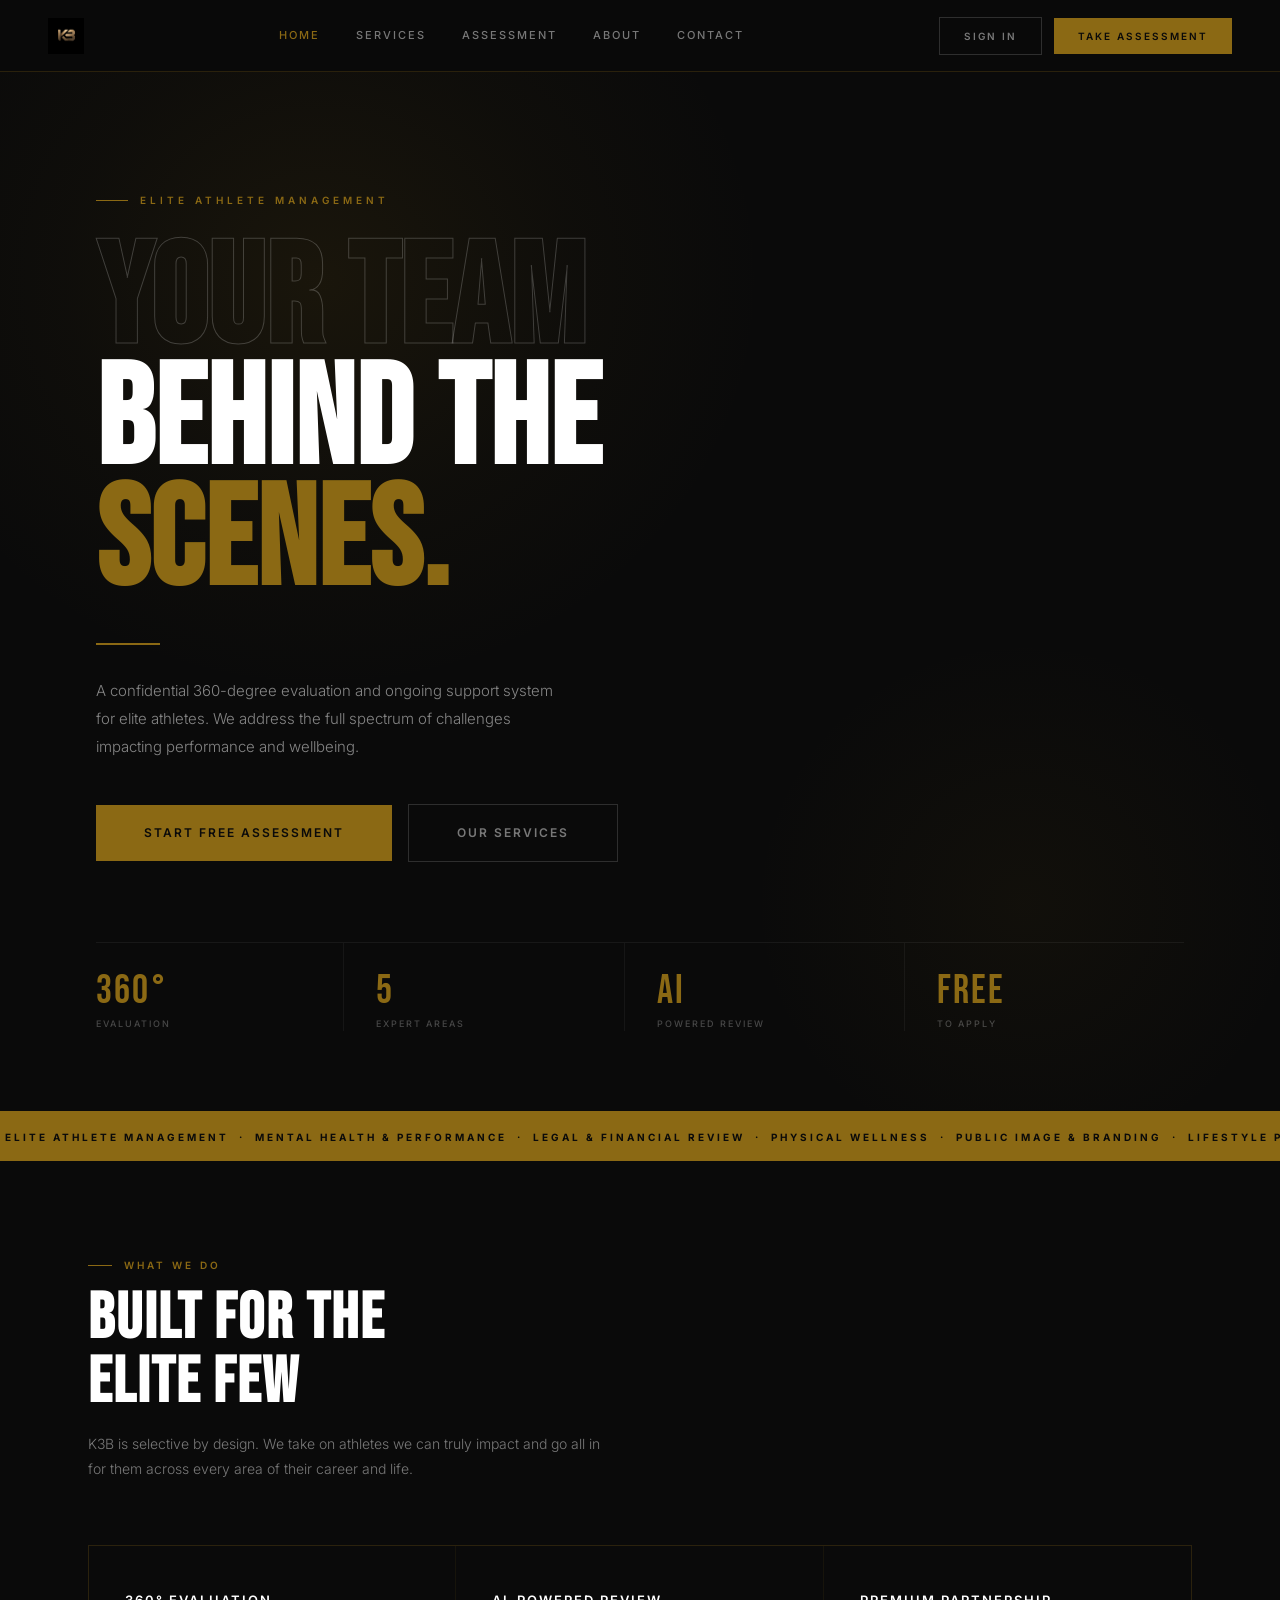
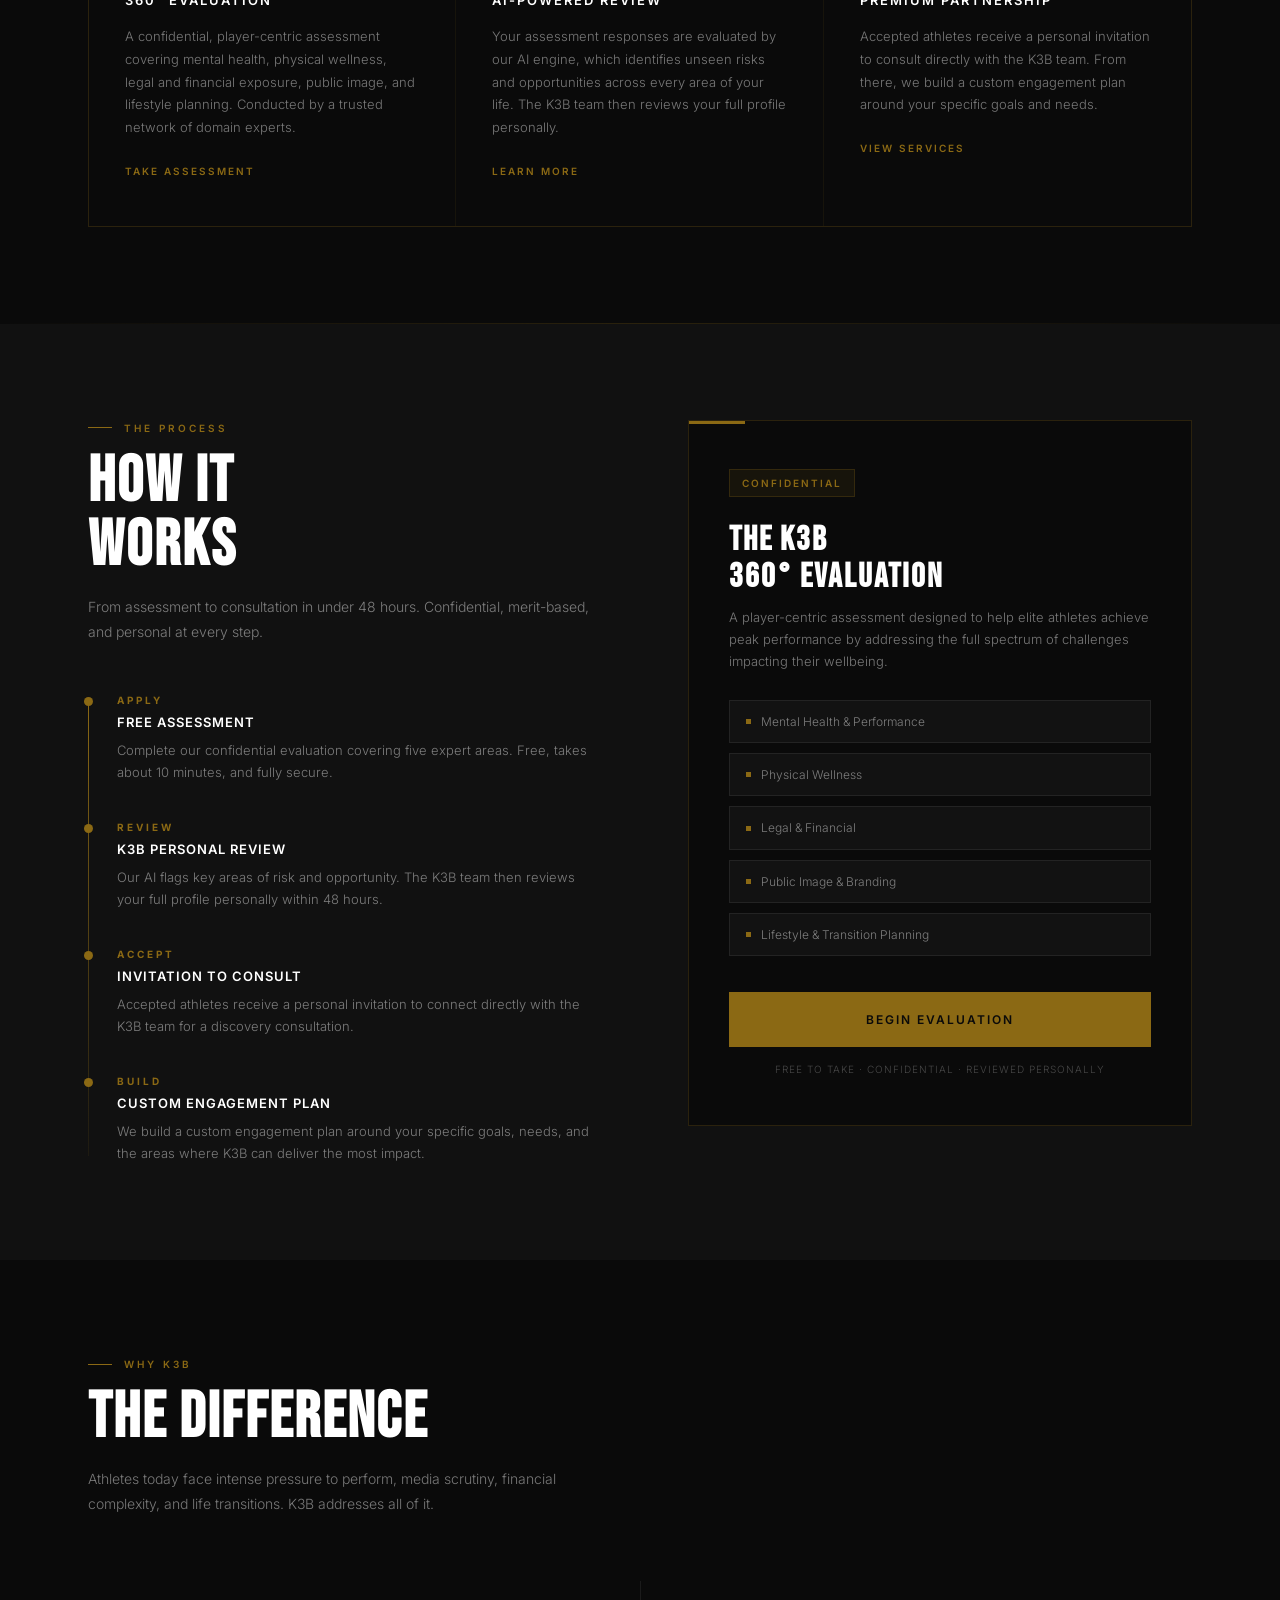
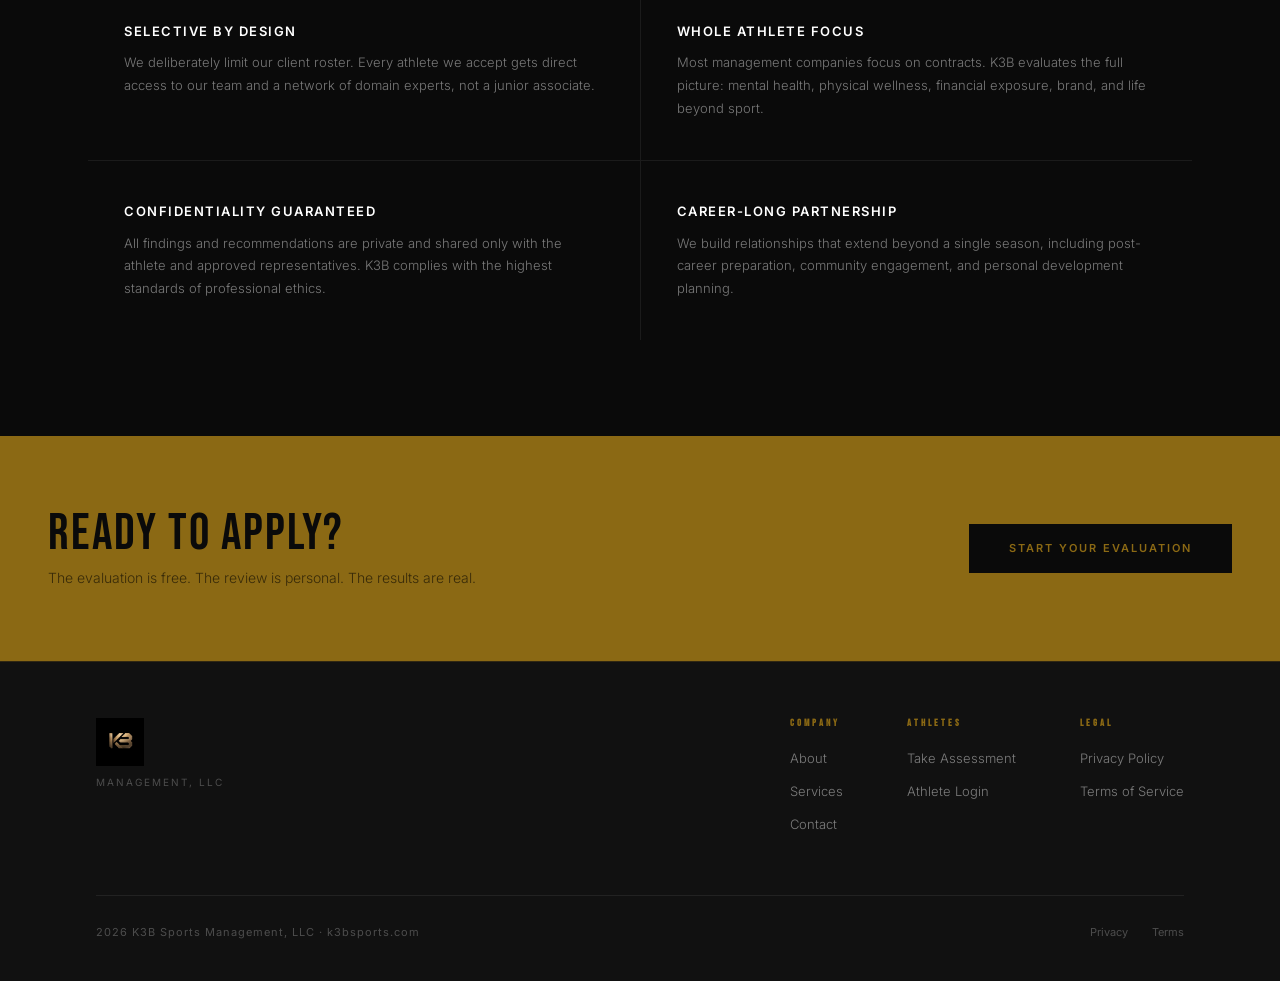
<file: index.html>
<!DOCTYPE html>
<html lang="en">
<head>
  <meta charset="UTF-8">
  <meta name="viewport" content="width=device-width, initial-scale=1.0">
  <title>K3B Sports Management — Elite Athlete Management</title>
  <meta name="description" content="K3B Sports Management delivers 360-degree evaluation and support for elite athletes, covering mental health, physical wellness, legal, financial, and lifestyle planning.">
  <link rel="stylesheet" href="/css/global.css">
  <style>
    :root { --gold: #8B6914; --gold-light: #A07D1C; --gold-pale: #C4A44A; --border-gold: rgba(139,105,20,0.25); --gold-dim: rgba(139,105,20,0.1); }
    .hero { min-height: 100vh; display: flex; flex-direction: column; justify-content: center; padding: 120px 48px 80px; position: relative; overflow: hidden; background: var(--black); }
    .hero-glow { position: absolute; top: -20%; left: -10%; width: 70%; height: 80%; background: radial-gradient(ellipse at center, rgba(139,105,20,0.12) 0%, rgba(139,105,20,0.04) 40%, transparent 70%); pointer-events: none; animation: glowPulse 6s ease-in-out infinite; }
    .hero-glow-2 { position: absolute; bottom: -10%; right: -5%; width: 50%; height: 60%; background: radial-gradient(ellipse at center, rgba(139,105,20,0.06) 0%, transparent 60%); pointer-events: none; }
    @keyframes glowPulse { 0%, 100% { opacity: 1; transform: scale(1); } 50% { opacity: 0.7; transform: scale(1.05); } }
    .hero-tag { font-size: 10px; font-weight: 600; letter-spacing: 4px; text-transform: uppercase; color: var(--gold); display: flex; align-items: center; gap: 12px; margin-bottom: 32px; animation: fadeUp 0.7s ease 0.1s both; }
    .hero-tag::before { content: ''; display: block; width: 32px; height: 1px; background: var(--gold); }
    .hero-h1 { font-family: var(--font-display); font-size: clamp(64px, 11vw, 148px); line-height: 0.86; letter-spacing: 1px; color: var(--text); margin-bottom: 0; animation: fadeUp 0.7s ease 0.2s both; position: relative; z-index: 1; }
    .hero-h1 .gold-word { color: var(--gold); display: block; }
    .hero-h1 .outline-word { -webkit-text-stroke: 1px rgba(255,255,255,0.2); color: transparent; display: block; }
    .hero-divider { width: 64px; height: 2px; background: var(--gold); margin: 40px 0 32px; animation: fadeUp 0.7s ease 0.3s both; }
    .hero-sub { font-size: 15px; font-weight: 300; color: rgba(255,255,255,0.5); max-width: 460px; line-height: 1.85; margin-bottom: 44px; animation: fadeUp 0.7s ease 0.4s both; }
    .hero-actions { display: flex; align-items: center; gap: 16px; flex-wrap: wrap; animation: fadeUp 0.7s ease 0.5s both; }
    .hero-stats { display: flex; gap: 0; margin-top: 80px; border-top: 1px solid rgba(255,255,255,0.06); animation: fadeUp 0.7s ease 0.6s both; }
    .stat-item { flex: 1; padding: 28px 0 0; border-right: 1px solid rgba(255,255,255,0.05); }
    .stat-item:last-child { border-right: none; }
    .stat-val { font-family: var(--font-display); font-size: 40px; letter-spacing: 2px; color: var(--gold); display: block; line-height: 1; }
    .stat-lbl { font-size: 9px; font-weight: 500; letter-spacing: 2px; text-transform: uppercase; color: rgba(255,255,255,0.25); margin-top: 6px; display: block; }
    .services-grid { display: grid; grid-template-columns: repeat(3, 1fr); border: 1px solid var(--border-gold); margin-top: 64px; }
    .service-card { padding: 44px 36px; border-right: 1px solid rgba(139,105,20,0.1); transition: background 0.2s; }
    .service-card:last-child { border-right: none; }
    .service-card:hover { background: var(--dark2); }
    .svc-title { font-size: 13px; font-weight: 600; letter-spacing: 2px; text-transform: uppercase; color: var(--text); margin-bottom: 14px; }
    .svc-desc { font-size: 13px; font-weight: 300; color: var(--text-muted); line-height: 1.75; }
    .svc-link { display: inline-block; margin-top: 24px; font-size: 10px; font-weight: 600; letter-spacing: 2px; text-transform: uppercase; color: var(--gold); }
    .process-section { background: var(--dark); }
    .process-inner { display: grid; grid-template-columns: 1fr 1fr; gap: 96px; align-items: start; }
    .timeline { display: flex; flex-direction: column; margin-top: 48px; position: relative; }
    .timeline::before { content: ''; position: absolute; left: 0; top: 8px; bottom: 8px; width: 1px; background: linear-gradient(to bottom, var(--gold), rgba(139,105,20,0.1)); }
    .timeline-step { display: flex; gap: 24px; padding: 0 0 36px; position: relative; }
    .timeline-step:last-child { padding-bottom: 0; }
    .timeline-dot { width: 9px; height: 9px; background: var(--gold); border-radius: 50%; flex-shrink: 0; margin-top: 5px; z-index: 1; margin-left: -4px; }
    .timeline-stage { font-size: 10px; font-weight: 700; letter-spacing: 3px; text-transform: uppercase; color: var(--gold); margin-bottom: 4px; }
    .timeline-title { font-size: 13px; font-weight: 600; letter-spacing: 1px; text-transform: uppercase; color: var(--text); margin-bottom: 6px; }
    .timeline-desc { font-size: 13px; font-weight: 300; color: var(--text-muted); line-height: 1.7; }
    .assess-card { background: var(--black); border: 1px solid var(--border-gold); padding: 48px 40px; position: relative; }
    .assess-card::before { content: ''; position: absolute; top: 0; left: 0; width: 56px; height: 3px; background: var(--gold); }
    .eval-areas { display: flex; flex-direction: column; gap: 10px; margin: 28px 0 36px; }
    .eval-area { font-size: 12px; color: var(--text-muted); background: rgba(255,255,255,0.03); border: 1px solid var(--border); padding: 11px 16px; display: flex; align-items: center; gap: 10px; font-weight: 300; }
    .eval-area::before { content: ''; width: 5px; height: 5px; background: var(--gold); flex-shrink: 0; }
    .assess-note { font-size: 10px; letter-spacing: 1px; text-transform: uppercase; color: var(--text-dim); text-align: center; margin-top: 14px; }
    .why-grid { display: grid; grid-template-columns: repeat(2, 1fr); gap: 1px; margin-top: 64px; background: var(--border); }
    .why-card { background: var(--black); padding: 40px 36px; transition: background 0.2s; }
    .why-card:hover { background: var(--dark); }
    .why-title { font-size: 13px; font-weight: 600; letter-spacing: 1.5px; text-transform: uppercase; color: var(--text); margin-bottom: 10px; }
    .why-desc { font-size: 13px; font-weight: 300; color: var(--text-muted); line-height: 1.75; }
    .cta-banner { background: var(--gold); padding: 72px 48px; display: flex; align-items: center; justify-content: space-between; gap: 32px; }
    .cta-title { font-family: var(--font-display); font-size: clamp(32px, 4vw, 52px); letter-spacing: 2px; color: var(--black); line-height: 1; }
    .cta-sub { font-size: 14px; font-weight: 300; color: rgba(0,0,0,0.6); margin-top: 8px; }
    .btn-dark { background: var(--black); color: var(--gold); font-size: 11px; font-weight: 600; letter-spacing: 2px; text-transform: uppercase; padding: 16px 40px; border: none; cursor: pointer; white-space: nowrap; transition: all 0.2s; text-decoration: none; display: inline-block; flex-shrink: 0; }
    .btn-dark:hover { background: var(--dark); }
    .footer { background: var(--dark); padding: 56px 48px 40px; border-top: 1px solid var(--border-gold); }
    .footer-top { display: flex; justify-content: space-between; align-items: flex-start; margin-bottom: 48px; }
    .footer-logo-block .logo-sub { font-size: 10px; font-weight: 400; letter-spacing: 2px; text-transform: uppercase; color: var(--text-dim); margin-top: 4px; display: block; }
    .footer-links { display: flex; gap: 64px; }
    .footer-col h4 { font-size: 10px; font-weight: 600; letter-spacing: 3px; text-transform: uppercase; color: var(--gold); margin-bottom: 20px; }
    .footer-col a { display: block; font-size: 13px; font-weight: 300; color: var(--text-muted); margin-bottom: 12px; transition: color 0.2s; }
    .footer-col a:hover { color: var(--text); }
    .footer-bottom { border-top: 1px solid var(--border); padding-top: 28px; display: flex; justify-content: space-between; align-items: center; }
    .footer-copy { font-size: 11px; color: var(--text-dim); letter-spacing: 1px; }
    .footer-legal { display: flex; gap: 24px; }
    .footer-legal a { font-size: 11px; color: var(--text-dim); transition: color 0.2s; }
    .footer-legal a:hover { color: var(--text-muted); }

    @media (max-width: 768px) {
      .hero { padding: 100px 24px 60px; }
      .hero-h1 { font-size: clamp(52px, 14vw, 80px); }
      .hero-sub { font-size: 14px; max-width: 100%; }
      .hero-actions { flex-direction: column; align-items: flex-start; gap: 12px; }
      .hero-actions .btn { width: 100%; text-align: center; justify-content: center; }
      .hero-stats { flex-wrap: wrap; }
      .stat-item { flex: 1 1 45%; padding: 20px 0 0; margin-bottom: 8px; }
      .stat-val { font-size: 32px; }
      .nav { padding: 0 20px; }
      .nav-links { display: none; }
      .services-grid { grid-template-columns: 1fr; }
      .service-card { border-right: none; border-bottom: 1px solid rgba(139,105,20,0.1); }
      .service-card:last-child { border-bottom: none; }
      .process-inner { grid-template-columns: 1fr; gap: 48px; }
      .why-grid { grid-template-columns: 1fr; }
      .cta-banner { flex-direction: column; align-items: flex-start; padding: 48px 24px; }
      .btn-dark { width: 100%; text-align: center; }
      .footer { padding: 48px 24px 32px; }
      .footer-top { flex-direction: column; gap: 40px; }
      .footer-links { flex-direction: column; gap: 32px; }
      .footer-bottom { flex-direction: column; gap: 12px; text-align: center; }
      .container { padding: 0 24px; }
      .section { padding: 64px 0; }
      .section-title { font-size: clamp(36px, 8vw, 52px); }
      .assess-card { padding: 32px 24px; }
    }
  </style>
</head>
<body>

<nav class="nav">
  <a href="/index.html" class="nav-logo">
    <img src="/K3B LOGO OFFICIAL.png" alt="K3B Sports" style="height:36px; width:auto;">
  </a>
  <div class="nav-links">
    <a href="/index.html" class="active">Home</a>
    <a href="/pages/services.html">Services</a>
    <a href="/pages/assessment.html">Assessment</a>
    <a href="/pages/about.html">About</a>
    <a href="/pages/contact.html">Contact</a>
  </div>
  <div class="nav-actions" id="navActions">
    <a href="/athlete/login.html" class="btn btn-outline btn-sm">Sign In</a>
    <a href="/pages/assessment.html" class="btn btn-gold btn-sm">Take Assessment</a>
  </div>
</nav>

<section class="hero">
  <div class="hero-glow"></div>
  <div class="hero-glow-2"></div>
  <div class="container" style="width:100%; position:relative; z-index:1;">
    <div class="hero-tag">Elite Athlete Management</div>
    <h1 class="hero-h1">
      <span class="outline-word">Your Team</span>
      Behind the
      <span class="gold-word">Scenes.</span>
    </h1>
    <div class="hero-divider"></div>
    <p class="hero-sub">A confidential 360-degree evaluation and ongoing support system for elite athletes. We address the full spectrum of challenges impacting performance and wellbeing.</p>
    <div class="hero-actions">
      <a href="/pages/assessment.html" class="btn btn-gold btn-lg">Start Free Assessment</a>
      <a href="/pages/services.html" class="btn btn-outline btn-lg">Our Services</a>
    </div>
    <div class="hero-stats">
      <div class="stat-item">
        <span class="stat-val">360°</span>
        <span class="stat-lbl">Evaluation</span>
      </div>
      <div class="stat-item" style="padding-left:32px;">
        <span class="stat-val">5</span>
        <span class="stat-lbl">Expert Areas</span>
      </div>
      <div class="stat-item" style="padding-left:32px;">
        <span class="stat-val">AI</span>
        <span class="stat-lbl">Powered Review</span>
      </div>
      <div class="stat-item" style="padding-left:32px;">
        <span class="stat-val">FREE</span>
        <span class="stat-lbl">To Apply</span>
      </div>
    </div>
  </div>
</section>

<div class="marquee-bar">
  <span class="marquee-inner">
    &nbsp;ELITE ATHLETE MANAGEMENT &nbsp;·&nbsp; MENTAL HEALTH &amp; PERFORMANCE &nbsp;·&nbsp; LEGAL &amp; FINANCIAL REVIEW &nbsp;·&nbsp; PHYSICAL WELLNESS &nbsp;·&nbsp; PUBLIC IMAGE &amp; BRANDING &nbsp;·&nbsp; LIFESTYLE PLANNING &nbsp;·&nbsp;
    &nbsp;ELITE ATHLETE MANAGEMENT &nbsp;·&nbsp; MENTAL HEALTH &amp; PERFORMANCE &nbsp;·&nbsp; LEGAL &amp; FINANCIAL REVIEW &nbsp;·&nbsp; PHYSICAL WELLNESS &nbsp;·&nbsp; PUBLIC IMAGE &amp; BRANDING &nbsp;·&nbsp; LIFESTYLE PLANNING &nbsp;·&nbsp;
  </span>
</div>

<section class="section">
  <div class="container">
    <div class="section-tag">What We Do</div>
    <h2 class="section-title">Built for the<br>Elite Few</h2>
    <p class="section-desc">K3B is selective by design. We take on athletes we can truly impact and go all in for them across every area of their career and life.</p>
    <div class="services-grid">
      <div class="service-card">
        <div class="svc-title">360° Evaluation</div>
        <p class="svc-desc">A confidential, player-centric assessment covering mental health, physical wellness, legal and financial exposure, public image, and lifestyle planning. Conducted by a trusted network of domain experts.</p>
        <a href="/pages/assessment.html" class="svc-link">Take Assessment</a>
      </div>
      <div class="service-card">
        <div class="svc-title">AI-Powered Review</div>
        <p class="svc-desc">Your assessment responses are evaluated by our AI engine, which identifies unseen risks and opportunities across every area of your life. The K3B team then reviews your full profile personally.</p>
        <a href="/pages/services.html" class="svc-link">Learn More</a>
      </div>
      <div class="service-card">
        <div class="svc-title">Premium Partnership</div>
        <p class="svc-desc">Accepted athletes receive a personal invitation to consult directly with the K3B team. From there, we build a custom engagement plan around your specific goals and needs.</p>
        <a href="/pages/services.html" class="svc-link">View Services</a>
      </div>
    </div>
  </div>
</section>

<div class="divider-gold"></div>

<section class="section process-section">
  <div class="container">
    <div class="process-inner">
      <div>
        <div class="section-tag">The Process</div>
        <h2 class="section-title">How It<br>Works</h2>
        <p class="section-desc">From assessment to consultation in under 48 hours. Confidential, merit-based, and personal at every step.</p>
        <div class="timeline">
          <div class="timeline-step">
            <div class="timeline-dot"></div>
            <div>
              <div class="timeline-stage">Apply</div>
              <div class="timeline-title">Free Assessment</div>
              <p class="timeline-desc">Complete our confidential evaluation covering five expert areas. Free, takes about 10 minutes, and fully secure.</p>
            </div>
          </div>
          <div class="timeline-step">
            <div class="timeline-dot"></div>
            <div>
              <div class="timeline-stage">Review</div>
              <div class="timeline-title">K3B Personal Review</div>
              <p class="timeline-desc">Our AI flags key areas of risk and opportunity. The K3B team then reviews your full profile personally within 48 hours.</p>
            </div>
          </div>
          <div class="timeline-step">
            <div class="timeline-dot"></div>
            <div>
              <div class="timeline-stage">Accept</div>
              <div class="timeline-title">Invitation to Consult</div>
              <p class="timeline-desc">Accepted athletes receive a personal invitation to connect directly with the K3B team for a discovery consultation.</p>
            </div>
          </div>
          <div class="timeline-step">
            <div class="timeline-dot"></div>
            <div>
              <div class="timeline-stage">Build</div>
              <div class="timeline-title">Custom Engagement Plan</div>
              <p class="timeline-desc">We build a custom engagement plan around your specific goals, needs, and the areas where K3B can deliver the most impact.</p>
            </div>
          </div>
        </div>
      </div>
      <div>
        <div class="assess-card">
          <span class="badge badge-gold" style="margin-bottom:24px; display:inline-flex;">Confidential</span>
          <h3 style="font-family:var(--font-display); font-size:34px; letter-spacing:2px; color:var(--text); margin-bottom:10px; line-height:1.1;">The K3B<br>360° Evaluation</h3>
          <p style="font-size:13px; font-weight:300; color:var(--text-muted); line-height:1.7; margin-bottom:4px;">A player-centric assessment designed to help elite athletes achieve peak performance by addressing the full spectrum of challenges impacting their wellbeing.</p>
          <div class="eval-areas">
            <div class="eval-area">Mental Health &amp; Performance</div>
            <div class="eval-area">Physical Wellness</div>
            <div class="eval-area">Legal &amp; Financial</div>
            <div class="eval-area">Public Image &amp; Branding</div>
            <div class="eval-area">Lifestyle &amp; Transition Planning</div>
          </div>
          <a href="/pages/assessment.html" class="btn btn-gold btn-full btn-lg">Begin Evaluation</a>
          <p class="assess-note">Free to take · Confidential · Reviewed personally</p>
        </div>
      </div>
    </div>
  </div>
</section>

<section class="section">
  <div class="container">
    <div class="section-tag">Why K3B</div>
    <h2 class="section-title">The Difference</h2>
    <p class="section-desc">Athletes today face intense pressure to perform, media scrutiny, financial complexity, and life transitions. K3B addresses all of it.</p>
    <div class="why-grid">
      <div class="why-card">
        <div class="why-title">Selective by Design</div>
        <p class="why-desc">We deliberately limit our client roster. Every athlete we accept gets direct access to our team and a network of domain experts, not a junior associate.</p>
      </div>
      <div class="why-card">
        <div class="why-title">Whole Athlete Focus</div>
        <p class="why-desc">Most management companies focus on contracts. K3B evaluates the full picture: mental health, physical wellness, financial exposure, brand, and life beyond sport.</p>
      </div>
      <div class="why-card">
        <div class="why-title">Confidentiality Guaranteed</div>
        <p class="why-desc">All findings and recommendations are private and shared only with the athlete and approved representatives. K3B complies with the highest standards of professional ethics.</p>
      </div>
      <div class="why-card">
        <div class="why-title">Career-Long Partnership</div>
        <p class="why-desc">We build relationships that extend beyond a single season, including post-career preparation, community engagement, and personal development planning.</p>
      </div>
    </div>
  </div>
</section>

<div class="cta-banner">
  <div>
    <div class="cta-title">Ready to Apply?</div>
    <div class="cta-sub">The evaluation is free. The review is personal. The results are real.</div>
  </div>
  <a href="/pages/assessment.html" class="btn-dark">Start Your Evaluation</a>
</div>

<footer class="footer">
  <div class="container">
    <div class="footer-top">
      <div class="footer-logo-block">
        <img src="/K3B LOGO OFFICIAL.png" alt="K3B Sports" style="height:48px; width:auto; margin-bottom:8px; display:block;">
        <span class="logo-sub">Management, LLC</span>
      </div>
      <div class="footer-links">
        <div class="footer-col">
          <h4>Company</h4>
          <a href="/pages/about.html">About</a>
          <a href="/pages/services.html">Services</a>
          <a href="/pages/contact.html">Contact</a>
        </div>
        <div class="footer-col">
          <h4>Athletes</h4>
          <a href="/pages/assessment.html">Take Assessment</a>
          <a href="/athlete/login.html">Athlete Login</a>
        </div>
        <div class="footer-col">
          <h4>Legal</h4>
          <a href="/pages/privacy.html">Privacy Policy</a>
          <a href="/pages/terms.html">Terms of Service</a>
        </div>
      </div>
    </div>
    <div class="footer-bottom">
      <span class="footer-copy">2026 K3B Sports Management, LLC · k3bsports.com</span>
      <div class="footer-legal">
        <a href="/pages/privacy.html">Privacy</a>
        <a href="/pages/terms.html">Terms</a>
      </div>
    </div>
  </div>
</footer>

<script src="/js/k3b.js"></script>
<script>
  const user = K3B.auth.getUser();
  if (user) {
    document.getElementById('navActions').innerHTML = `
      <a href="/athlete/portal.html" class="btn btn-outline btn-sm">My Portal</a>
      <a href="/pages/assessment.html" class="btn btn-gold btn-sm">Take Assessment</a>
    `;
  }
</script>
</body>
</html>
</file>
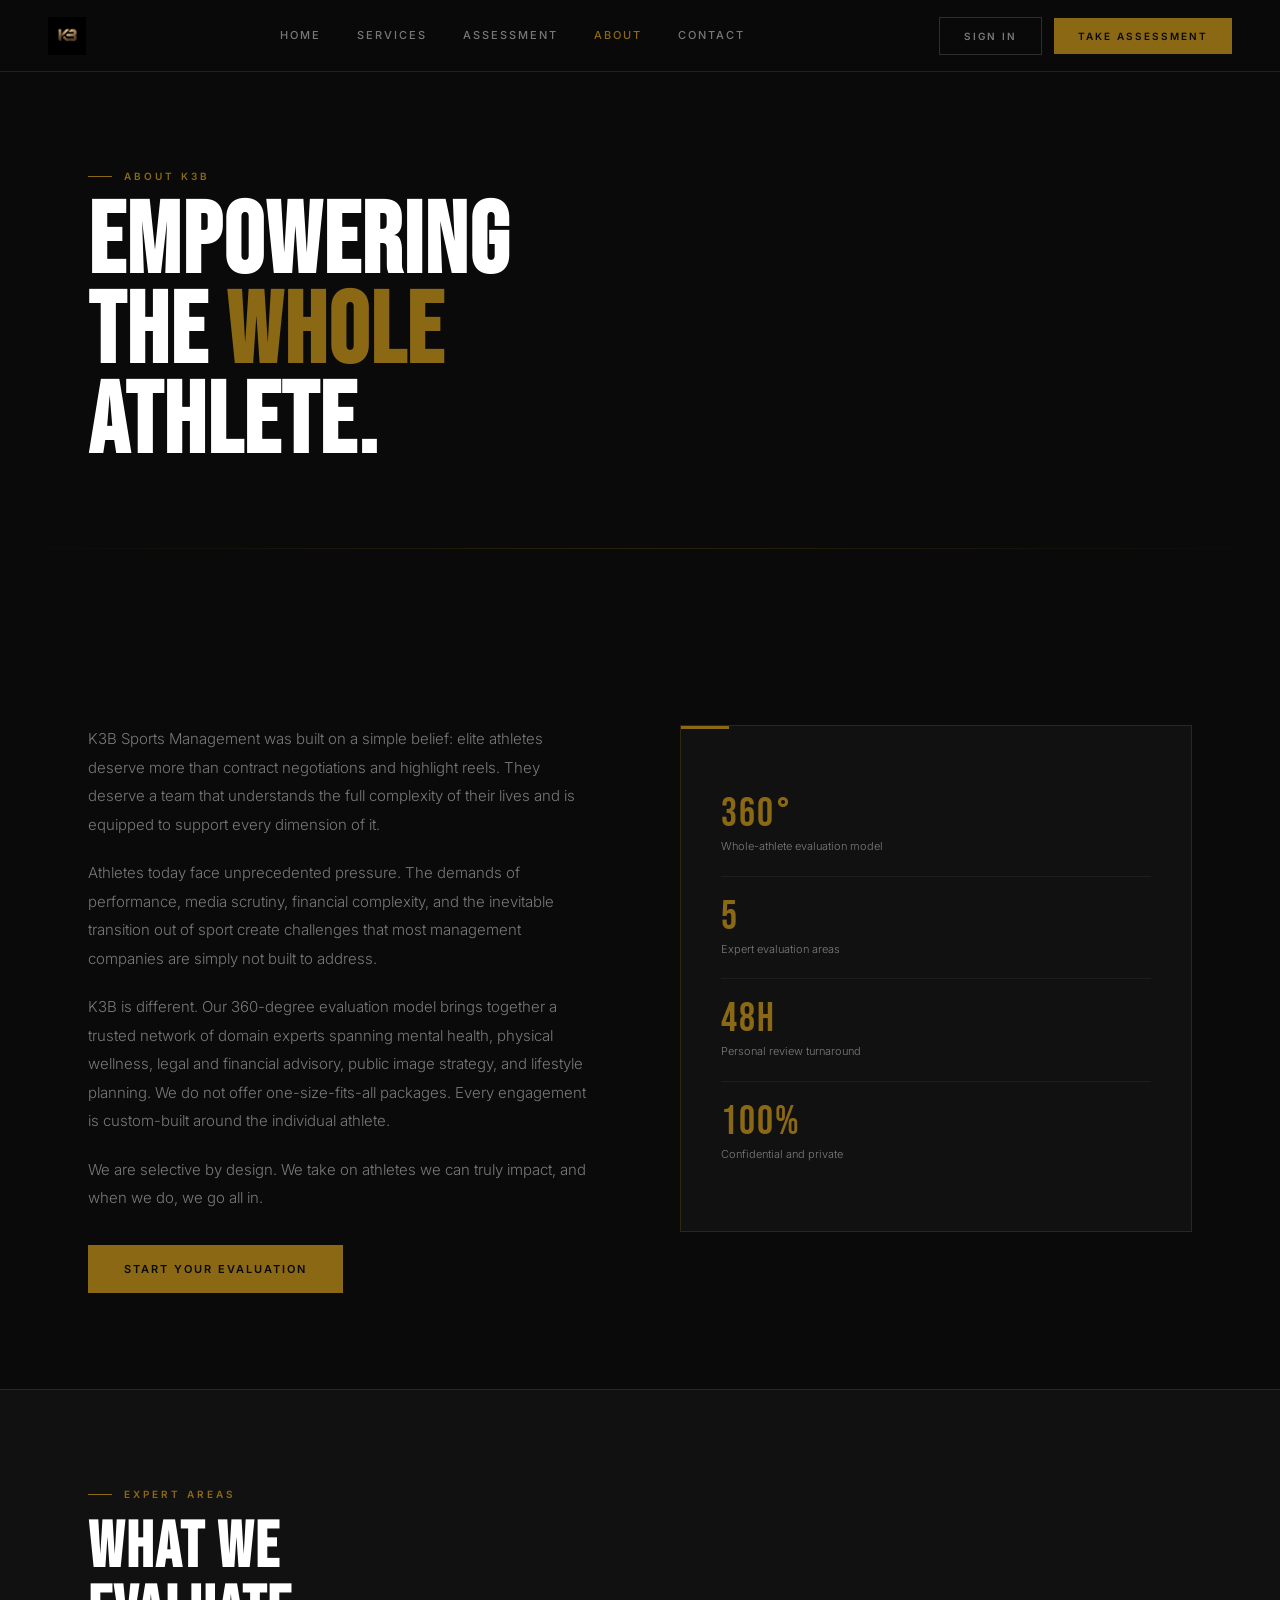
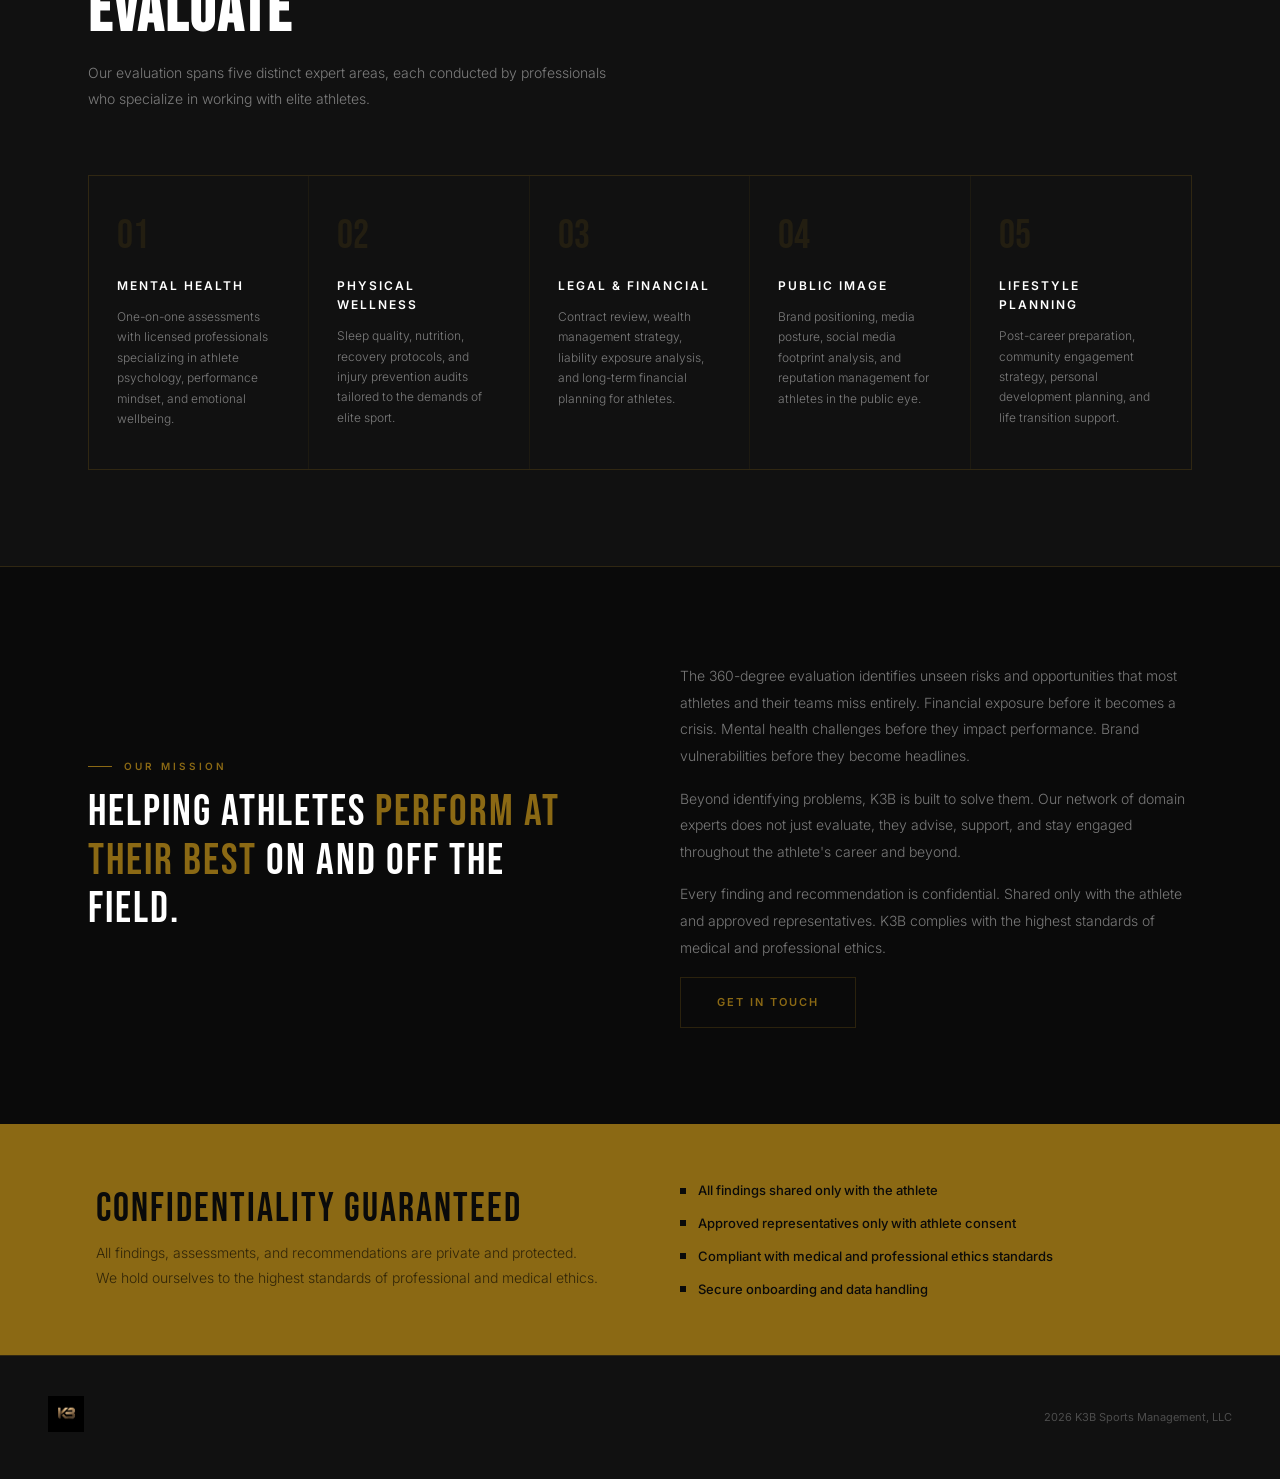
<file: about.html>
<!DOCTYPE html>
<html lang="en">
<head>
  <meta charset="UTF-8">
  <meta name="viewport" content="width=device-width, initial-scale=1.0">
  <title>About — K3B Sports Management</title>
  <link rel="stylesheet" href="/css/global.css">
  <style>
    :root { --gold: #8B6914; --gold-light: #A07D1C; --gold-pale: #C4A44A; --border-gold: rgba(139,105,20,0.25); --gold-dim: rgba(139,105,20,0.1); }
    .about-hero { padding: 96px 0 80px; }
    .about-hero h1 { font-family:var(--font-display); font-size:clamp(56px,8vw,100px); letter-spacing:2px; line-height:0.9; }
    .about-hero h1 em { color:var(--gold); font-style:normal; }
    .about-intro { display:grid; grid-template-columns:1fr 1fr; gap:80px; align-items:start; margin-top:80px; }
    .intro-text { font-size:15px; font-weight:300; color:var(--text-muted); line-height:1.9; }
    .intro-text p { margin-bottom:20px; }
    .intro-stat-block { background:var(--dark); border:1px solid var(--border-gold); padding:48px 40px; position:relative; }
    .intro-stat-block::before { content:''; position:absolute; top:0; left:0; width:48px; height:3px; background:var(--gold); }
    .stat-row { padding:20px 0; border-bottom:1px solid rgba(255,255,255,0.05); }
    .stat-row:last-child { border-bottom:none; }
    .stat-row-val { font-family:var(--font-display); font-size:40px; letter-spacing:2px; color:var(--gold); line-height:1; }
    .stat-row-lbl { font-size:11px; font-weight:300; color:var(--text-muted); margin-top:4px; }
    .areas-section { background:var(--dark); border-top:1px solid var(--border-gold); border-bottom:1px solid var(--border-gold); }
    .areas-grid { display:grid; grid-template-columns:repeat(5,1fr); gap:0; margin-top:64px; border:1px solid var(--border-gold); }
    .area-card { padding:40px 28px; border-right:1px solid rgba(139,105,20,0.1); }
    .area-card:last-child { border-right:none; }
    .area-num { font-family:var(--font-display); font-size:40px; color:rgba(139,105,20,0.15); line-height:1; margin-bottom:20px; }
    .area-title { font-size:12px; font-weight:600; letter-spacing:2px; text-transform:uppercase; color:var(--text); margin-bottom:12px; }
    .area-desc { font-size:12px; font-weight:300; color:var(--text-muted); line-height:1.7; }
    .mission-section { padding:96px 0; }
    .mission-inner { display:grid; grid-template-columns:1fr 1fr; gap:80px; align-items:center; }
    .mission-quote { font-family:var(--font-display); font-size:clamp(28px,4vw,44px); letter-spacing:2px; color:var(--text); line-height:1.1; }
    .mission-quote em { color:var(--gold); font-style:normal; }
    .mission-body { font-size:14px; font-weight:300; color:var(--text-muted); line-height:1.9; }
    .mission-body p { margin-bottom:16px; }
    .confidential-banner { background:var(--gold); padding:56px 48px; }
    .conf-inner { display:grid; grid-template-columns:1fr 1fr; gap:80px; align-items:center; }
    .conf-title { font-family:var(--font-display); font-size:40px; letter-spacing:2px; color:var(--black); line-height:1; margin-bottom:12px; }
    .conf-desc { font-size:14px; font-weight:300; color:rgba(0,0,0,0.65); line-height:1.75; }
    .conf-items { display:flex; flex-direction:column; gap:12px; }
    .conf-item { display:flex; align-items:center; gap:12px; font-size:13px; font-weight:500; color:var(--black); }
    .conf-item::before { content:''; width:6px; height:6px; background:var(--black); flex-shrink:0; }
  </style>
</head>
<body>

<nav class="nav">
  <a href="/index.html" class="nav-logo">
    <img src="/K3B LOGO OFFICIAL.png" alt="K3B Sports" style="height:38px; width:auto;">
  </a>
  <div class="nav-links">
    <a href="/index.html">Home</a>
    <a href="/pages/services.html">Services</a>
    <a href="/pages/assessment.html">Assessment</a>
    <a href="/pages/about.html" class="active">About</a>
    <a href="/pages/contact.html">Contact</a>
  </div>
  <div class="nav-actions" id="navActions">
    <a href="/athlete/login.html" class="btn btn-outline btn-sm">Sign In</a>
    <a href="/pages/assessment.html" class="btn btn-gold btn-sm">Take Assessment</a>
  </div>
</nav>

<section class="about-hero">
  <div class="container">
    <div class="section-tag">About K3B</div>
    <h1>Empowering<br>the <em>Whole</em><br>Athlete.</h1>
  </div>
</section>

<div class="divider-gold"></div>

<section class="section">
  <div class="container">
    <div class="about-intro">
      <div class="intro-text">
        <p>K3B Sports Management was built on a simple belief: elite athletes deserve more than contract negotiations and highlight reels. They deserve a team that understands the full complexity of their lives and is equipped to support every dimension of it.</p>
        <p>Athletes today face unprecedented pressure. The demands of performance, media scrutiny, financial complexity, and the inevitable transition out of sport create challenges that most management companies are simply not built to address.</p>
        <p>K3B is different. Our 360-degree evaluation model brings together a trusted network of domain experts spanning mental health, physical wellness, legal and financial advisory, public image strategy, and lifestyle planning. We do not offer one-size-fits-all packages. Every engagement is custom-built around the individual athlete.</p>
        <p>We are selective by design. We take on athletes we can truly impact, and when we do, we go all in.</p>
        <a href="/pages/assessment.html" class="btn btn-gold" style="margin-top:12px;">Start Your Evaluation</a>
      </div>
      <div class="intro-stat-block">
        <div class="stat-row">
          <div class="stat-row-val">360°</div>
          <div class="stat-row-lbl">Whole-athlete evaluation model</div>
        </div>
        <div class="stat-row">
          <div class="stat-row-val">5</div>
          <div class="stat-row-lbl">Expert evaluation areas</div>
        </div>
        <div class="stat-row">
          <div class="stat-row-val">48h</div>
          <div class="stat-row-lbl">Personal review turnaround</div>
        </div>
        <div class="stat-row">
          <div class="stat-row-val">100%</div>
          <div class="stat-row-lbl">Confidential and private</div>
        </div>
      </div>
    </div>
  </div>
</section>

<section class="section areas-section">
  <div class="container">
    <div class="section-tag">Expert Areas</div>
    <h2 class="section-title">What We<br>Evaluate</h2>
    <p class="section-desc">Our evaluation spans five distinct expert areas, each conducted by professionals who specialize in working with elite athletes.</p>
    <div class="areas-grid">
      <div class="area-card">
        <div class="area-num">01</div>
        <div class="area-title">Mental Health</div>
        <p class="area-desc">One-on-one assessments with licensed professionals specializing in athlete psychology, performance mindset, and emotional wellbeing.</p>
      </div>
      <div class="area-card">
        <div class="area-num">02</div>
        <div class="area-title">Physical Wellness</div>
        <p class="area-desc">Sleep quality, nutrition, recovery protocols, and injury prevention audits tailored to the demands of elite sport.</p>
      </div>
      <div class="area-card">
        <div class="area-num">03</div>
        <div class="area-title">Legal &amp; Financial</div>
        <p class="area-desc">Contract review, wealth management strategy, liability exposure analysis, and long-term financial planning for athletes.</p>
      </div>
      <div class="area-card">
        <div class="area-num">04</div>
        <div class="area-title">Public Image</div>
        <p class="area-desc">Brand positioning, media posture, social media footprint analysis, and reputation management for athletes in the public eye.</p>
      </div>
      <div class="area-card">
        <div class="area-num">05</div>
        <div class="area-title">Lifestyle Planning</div>
        <p class="area-desc">Post-career preparation, community engagement strategy, personal development planning, and life transition support.</p>
      </div>
    </div>
  </div>
</section>

<section class="mission-section">
  <div class="container">
    <div class="mission-inner">
      <div>
        <div class="section-tag">Our Mission</div>
        <div class="mission-quote">Helping athletes <em>perform at their best</em> on and off the field.</div>
      </div>
      <div class="mission-body">
        <p>The 360-degree evaluation identifies unseen risks and opportunities that most athletes and their teams miss entirely. Financial exposure before it becomes a crisis. Mental health challenges before they impact performance. Brand vulnerabilities before they become headlines.</p>
        <p>Beyond identifying problems, K3B is built to solve them. Our network of domain experts does not just evaluate, they advise, support, and stay engaged throughout the athlete's career and beyond.</p>
        <p>Every finding and recommendation is confidential. Shared only with the athlete and approved representatives. K3B complies with the highest standards of medical and professional ethics.</p>
        <a href="/pages/contact.html" class="btn btn-ghost">Get in Touch</a>
      </div>
    </div>
  </div>
</section>

<div class="confidential-banner">
  <div class="container">
    <div class="conf-inner">
      <div>
        <div class="conf-title">Confidentiality Guaranteed</div>
        <p class="conf-desc">All findings, assessments, and recommendations are private and protected. We hold ourselves to the highest standards of professional and medical ethics.</p>
      </div>
      <div class="conf-items">
        <div class="conf-item">All findings shared only with the athlete</div>
        <div class="conf-item">Approved representatives only with athlete consent</div>
        <div class="conf-item">Compliant with medical and professional ethics standards</div>
        <div class="conf-item">Secure onboarding and data handling</div>
      </div>
    </div>
  </div>
</div>

<footer style="background:var(--dark); padding:40px 48px; border-top:1px solid var(--border-gold); display:flex; justify-content:space-between; align-items:center;">
  <a href="/index.html"><img src="/K3B LOGO OFFICIAL.png" alt="K3B Sports" style="height:36px; width:auto;"></a>
  <span style="font-size:11px; color:var(--text-dim);">2026 K3B Sports Management, LLC</span>
</footer>

<script src="/js/k3b.js"></script>
<script>
  const user = K3B.auth.getUser();
  if (user) {
    document.getElementById('navActions').innerHTML = `<a href="/athlete/portal.html" class="btn btn-outline btn-sm">My Portal</a>`;
  }
</script>
</body>
</html>
</file>
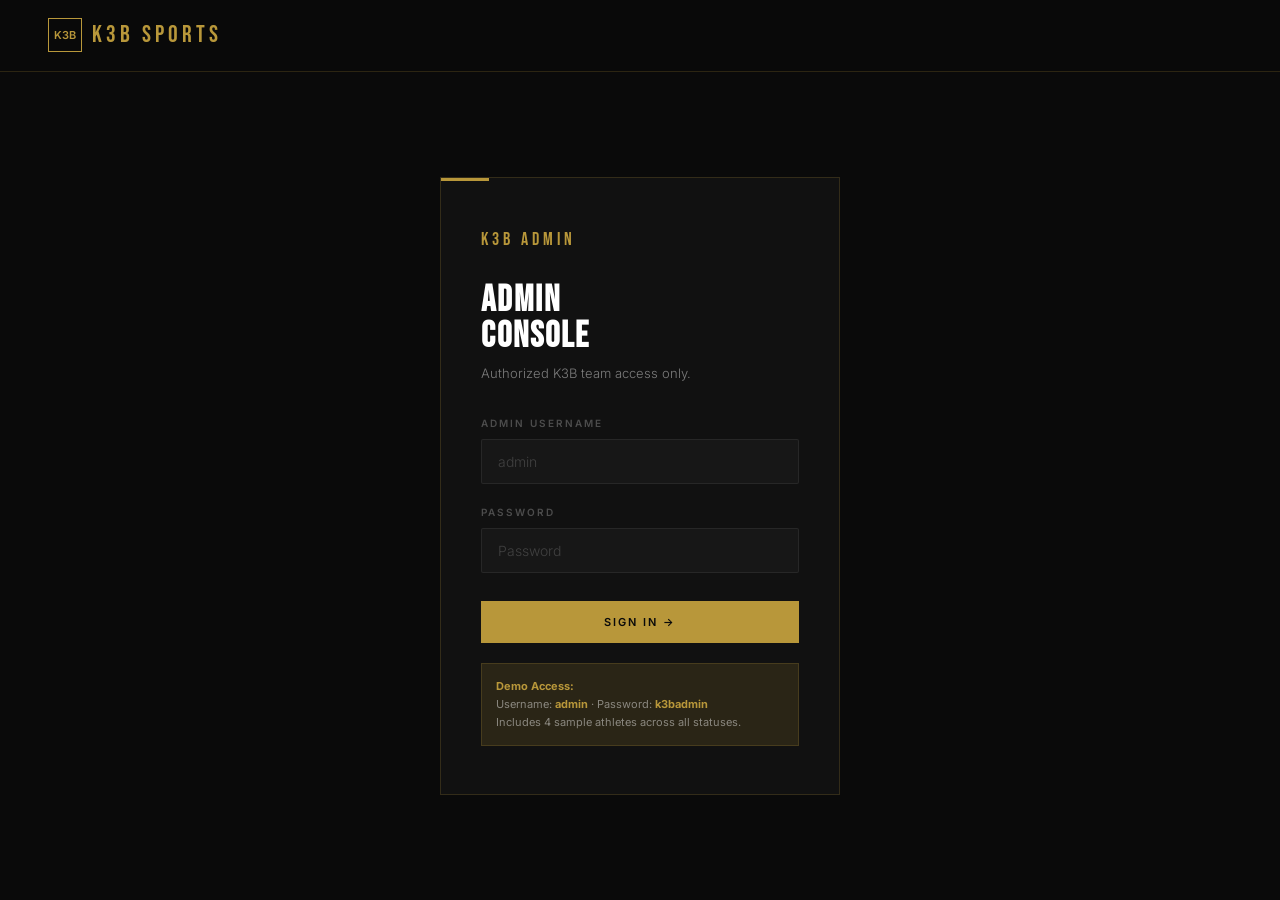
<file: admin/dashboard.html>
<!DOCTYPE html>
<html lang="en">
<head>
  <meta charset="UTF-8">
  <meta name="viewport" content="width=device-width, initial-scale=1.0">
  <title>Admin Dashboard — K3B Sports</title>
  <link rel="stylesheet" href="/css/global.css">
  <style>
    body { min-height: 100vh; }
    .admin-layout { display: grid; grid-template-columns: 240px 1fr; min-height: calc(100vh - 72px); }

    /* Sidebar */
    .sidebar {
      background: var(--dark); border-right: 1px solid var(--border-gold);
      padding: 28px 0; position: sticky; top: 72px;
      height: calc(100vh - 72px); overflow-y: auto;
    }
    .sidebar-brand {
      padding: 0 20px 24px; border-bottom: 1px solid var(--border);
      margin-bottom: 8px;
    }
    .sidebar-brand-title {
      font-size: 10px; font-weight: 600; letter-spacing: 3px;
      text-transform: uppercase; color: var(--gold);
    }
    .sidebar-brand-sub {
      font-size: 11px; color: var(--text-dim); margin-top: 2px;
    }
    .sidebar-nav a {
      display: flex; align-items: center; gap: 10px;
      padding: 12px 20px; font-size: 11px; font-weight: 500;
      letter-spacing: 1.5px; text-transform: uppercase;
      color: var(--text-muted); transition: all var(--transition);
      text-decoration: none; border-left: 2px solid transparent;
    }
    .sidebar-nav a:hover { color: var(--text); }
    .sidebar-nav a.active { color: var(--gold); border-left-color: var(--gold); background: var(--gold-dim); }
    .sidebar-count {
      margin-left: auto; font-family: var(--font-display);
      font-size: 14px; color: var(--gold);
    }
    .sidebar-section-label {
      padding: 20px 20px 8px; font-size: 9px; font-weight: 600;
      letter-spacing: 3px; text-transform: uppercase; color: var(--text-dim);
    }
    .sidebar-footer {
      padding: 16px 20px; border-top: 1px solid var(--border); margin-top: 16px;
    }

    /* Main */
    .admin-main { padding: 40px; overflow-y: auto; }
    .admin-header { display: flex; align-items: center; justify-content: space-between; margin-bottom: 36px; }
    .admin-title { font-family: var(--font-display); font-size: 38px; letter-spacing: 2px; }
    .admin-sub { font-size: 12px; color: var(--text-dim); margin-top: 4px; }

    /* Stats */
    .stats-row { display: grid; grid-template-columns: repeat(5, 1fr); gap: 12px; margin-bottom: 32px; }
    .stat-box { background: var(--dark); border: 1px solid var(--border); padding: 20px 16px; cursor: pointer; transition: border-color var(--transition); }
    .stat-box:hover { border-color: var(--border-gold); }
    .stat-box.active { border-color: var(--gold); }
    .stat-box-val { font-family: var(--font-display); font-size: 36px; letter-spacing: 2px; line-height: 1; }
    .stat-box-lbl { font-size: 9px; font-weight: 600; letter-spacing: 2px; text-transform: uppercase; color: var(--text-dim); margin-top: 6px; }

    /* Filters */
    .filters-row { display: flex; align-items: center; gap: 12px; margin-bottom: 24px; }
    .search-input {
      flex: 1; background: var(--dark); border: 1px solid var(--border);
      color: var(--text); font-family: var(--font-body); font-size: 13px;
      padding: 11px 16px; outline: none; max-width: 320px;
      transition: border-color var(--transition);
    }
    .search-input:focus { border-color: var(--border-gold); }
    .search-input::placeholder { color: var(--text-dim); }
    .filter-select {
      background: var(--dark); border: 1px solid var(--border);
      color: var(--text-muted); font-family: var(--font-body); font-size: 11px;
      letter-spacing: 1px; text-transform: uppercase;
      padding: 11px 16px; outline: none; cursor: pointer;
    }
    .filter-select option { text-transform: none; letter-spacing: 0; background: var(--dark2); }

    /* Athletes table */
    .athletes-table { width: 100%; border-collapse: collapse; }
    .athletes-table th {
      text-align: left; padding: 12px 16px;
      font-size: 9px; font-weight: 600; letter-spacing: 2px; text-transform: uppercase;
      color: var(--text-dim); border-bottom: 1px solid var(--border);
      white-space: nowrap;
    }
    .athletes-table td {
      padding: 16px; border-bottom: 1px solid rgba(255,255,255,0.04);
      font-size: 13px;
    }
    .athletes-table tr:hover td { background: rgba(255,255,255,0.02); cursor: pointer; }
    .athlete-name-cell { display: flex; align-items: center; gap: 12px; }
    .athlete-avatar {
      width: 36px; height: 36px; border-radius: 50%;
      background: var(--gold-dim); border: 1px solid var(--border-gold);
      display: flex; align-items: center; justify-content: center;
      font-family: var(--font-display); font-size: 13px; color: var(--gold);
      flex-shrink: 0;
    }
    .athlete-fullname { font-weight: 500; color: var(--text); }
    .athlete-sport { font-size: 11px; color: var(--text-dim); }
    .score-pill {
      display: inline-flex; align-items: center; gap: 6px;
      font-family: var(--font-display); font-size: 16px; font-weight: 400;
    }
    .score-dot { width: 6px; height: 6px; border-radius: 50%; }
    .recommendation-tag {
      font-size: 9px; font-weight: 700; letter-spacing: 1.5px;
      text-transform: uppercase; padding: 3px 8px;
    }
    .rec-REVIEW { color: var(--success); background: rgba(76,175,80,0.1); }
    .rec-MONITOR { color: var(--warning); background: rgba(255,152,0,0.1); }
    .rec-PASS { color: var(--danger); background: rgba(244,67,54,0.1); }
    .empty-state {
      text-align: center; padding: 80px 40px;
      color: var(--text-dim); font-size: 13px;
    }
    .empty-state .empty-icon {
      font-family: var(--font-display); font-size: 48px;
      color: rgba(184,151,58,0.15); display: block; margin-bottom: 16px;
    }

    /* Detail panel */
    .detail-overlay {
      position: fixed; inset: 0; background: rgba(0,0,0,0.7);
      z-index: 300; display: none; align-items: flex-start; justify-content: flex-end;
    }
    .detail-overlay.open { display: flex; }
    .detail-panel {
      width: 560px; height: 100vh; overflow-y: auto;
      background: var(--dark); border-left: 1px solid var(--border-gold);
      padding: 40px 36px;
      animation: slidePanel 0.25s ease;
    }
    @keyframes slidePanel { from { transform: translateX(100%); } to { transform: translateX(0); } }
    .panel-close {
      background: none; border: none; color: var(--text-muted);
      font-size: 20px; cursor: pointer; float: right; margin-top: -4px;
      transition: color var(--transition);
    }
    .panel-close:hover { color: var(--text); }
    .panel-athlete-header { margin-bottom: 28px; }
    .panel-avatar {
      width: 56px; height: 56px; border-radius: 50%;
      background: var(--gold-dim); border: 1px solid var(--border-gold);
      display: flex; align-items: center; justify-content: center;
      font-family: var(--font-display); font-size: 22px; color: var(--gold);
      margin-bottom: 14px;
    }
    .panel-name { font-family: var(--font-display); font-size: 28px; letter-spacing: 2px; margin-bottom: 4px; }
    .panel-meta { font-size: 12px; color: var(--text-muted); }
    .panel-scores {
      display: grid; grid-template-columns: repeat(4, 1fr); gap: 10px;
      margin: 20px 0;
    }
    .ps-item { background: var(--dark2); padding: 14px 12px; text-align: center; }
    .ps-val { font-family: var(--font-display); font-size: 24px; line-height: 1; }
    .ps-lbl { font-size: 8px; letter-spacing: 1px; text-transform: uppercase; color: var(--text-dim); margin-top: 4px; }
    .panel-section { margin: 24px 0; }
    .panel-section-title {
      font-size: 9px; font-weight: 600; letter-spacing: 2px;
      text-transform: uppercase; color: var(--gold); margin-bottom: 10px;
    }
    .panel-text { font-size: 13px; color: var(--text-muted); line-height: 1.7; font-weight: 300; }
    .panel-divider { height: 1px; background: var(--border); margin: 20px 0; }
    .status-select {
      width: 100%; background: var(--dark2); border: 1px solid var(--border-gold);
      color: var(--text); font-family: var(--font-body); font-size: 13px;
      padding: 12px 16px; outline: none; cursor: pointer; margin-bottom: 12px;
    }
    .status-select option { background: var(--dark2); }
    .date-input {
      width: 100%; background: var(--dark2); border: 1px solid var(--border);
      color: var(--text); font-family: var(--font-body); font-size: 13px;
      padding: 12px 16px; outline: none; margin-bottom: 12px;
    }
    .date-input:focus { border-color: var(--gold); }
    .note-textarea {
      width: 100%; background: var(--dark2); border: 1px solid var(--border);
      color: var(--text); font-family: var(--font-body); font-size: 13px;
      font-weight: 300; padding: 12px 16px; outline: none;
      resize: vertical; min-height: 80px; line-height: 1.6;
      transition: border-color var(--transition);
    }
    .note-textarea:focus { border-color: var(--border-gold); }
    .notes-list { display: flex; flex-direction: column; gap: 10px; }
    .note-item {
      background: var(--dark2); padding: 14px; border-left: 2px solid var(--border-gold);
    }
    .note-meta { font-size: 10px; color: var(--text-dim); margin-bottom: 6px; letter-spacing: 1px; }
    .note-body { font-size: 13px; color: var(--text-muted); font-weight: 300; line-height: 1.6; }
    .red-flags-list { list-style: none; }
    .red-flags-list li {
      font-size: 12px; color: rgba(244,67,54,0.85); padding: 5px 0;
      display: flex; gap: 8px; align-items: flex-start; font-weight: 300;
    }
    .red-flags-list li::before { content: '●'; font-size: 7px; margin-top: 4px; flex-shrink: 0; }
  </style>
</head>
<body>

<nav class="nav">
  <a href="/index.html" class="nav-logo">
    <div class="nav-logo-mark">K3B</div>
    K3B SPORTS
  </a>
  <div class="nav-links">
    <a href="/admin/dashboard.html" class="active">Admin</a>
  </div>
  <div class="nav-actions">
    <span style="font-size:11px; color:var(--text-dim); letter-spacing:1px; margin-right:8px;" id="adminName"></span>
    <button class="btn btn-outline btn-sm" onclick="K3B.auth.logoutAdmin()">Sign Out</button>
  </div>
</nav>

<div class="admin-layout">
  <aside class="sidebar">
    <div class="sidebar-brand">
      <div class="sidebar-brand-title">K3B Admin</div>
      <div class="sidebar-brand-sub">Management Console</div>
    </div>
    <div class="sidebar-section-label">Athletes</div>
    <nav class="sidebar-nav" id="sidebarNav">
      <a href="#" class="active" onclick="filterByStatus(null, this)">
        All Athletes <span class="sidebar-count" id="cnt-all">0</span>
      </a>
      <a href="#" onclick="filterByStatus('pending', this)">
        Pending <span class="sidebar-count" id="cnt-pending" style="color:var(--warning)">0</span>
      </a>
      <a href="#" onclick="filterByStatus('review', this)">
        Under Review <span class="sidebar-count" id="cnt-review">0</span>
      </a>
      <a href="#" onclick="filterByStatus('accepted', this)">
        Accepted <span class="sidebar-count" id="cnt-accepted" style="color:var(--success)">0</span>
      </a>
      <a href="#" onclick="filterByStatus('monitoring', this)">
        Monitoring <span class="sidebar-count" id="cnt-monitoring">0</span>
      </a>
      <a href="#" onclick="filterByStatus('rejected', this)">
        Not a Fit <span class="sidebar-count" id="cnt-rejected" style="color:var(--danger)">0</span>
      </a>
    </nav>
    <div class="sidebar-section-label">AI Recommendation</div>
    <nav class="sidebar-nav">
      <a href="#" onclick="filterByRec('REVIEW', this)">Flagged: Review</a>
      <a href="#" onclick="filterByRec('MONITOR', this)">Flagged: Monitor</a>
      <a href="#" onclick="filterByRec('PASS', this)">Flagged: Pass</a>
    </nav>
    <div class="sidebar-footer">
      <button class="sidebar-logout" onclick="K3B.auth.logoutAdmin()" style="font-size:10px; letter-spacing:1px; text-transform:uppercase; color:var(--text-dim); background:none; border:none; cursor:pointer; font-family:var(--font-body);">Sign Out</button>
    </div>
  </aside>

  <main class="admin-main">
    <div class="admin-header">
      <div>
        <h1 class="admin-title">Athletes</h1>
        <p class="admin-sub" id="tableSubtitle">All applications</p>
      </div>
      <a href="/pages/assessment.html" class="btn btn-ghost btn-sm" target="_blank">View Assessment ↗</a>
    </div>

    <div class="stats-row" id="statsRow">
      <div class="stat-box" onclick="filterByStatus(null, null)">
        <div class="stat-box-val" id="stat-total">0</div>
        <div class="stat-box-lbl">Total</div>
      </div>
      <div class="stat-box" onclick="filterByStatus('pending', null)">
        <div class="stat-box-val" style="color:var(--warning)" id="stat-pending">0</div>
        <div class="stat-box-lbl">Pending</div>
      </div>
      <div class="stat-box" onclick="filterByStatus('review', null)">
        <div class="stat-box-val" style="color:var(--gold)" id="stat-review">0</div>
        <div class="stat-box-lbl">Review</div>
      </div>
      <div class="stat-box" onclick="filterByStatus('accepted', null)">
        <div class="stat-box-val" style="color:var(--success)" id="stat-accepted">0</div>
        <div class="stat-box-lbl">Accepted</div>
      </div>
      <div class="stat-box" onclick="filterByStatus('rejected', null)">
        <div class="stat-box-val" style="color:var(--danger)" id="stat-rejected">0</div>
        <div class="stat-box-lbl">Not a Fit</div>
      </div>
    </div>

    <div class="filters-row">
      <input class="search-input" type="text" placeholder="Search athletes, sport, level..." id="searchInput" oninput="renderTable()">
      <select class="filter-select" id="sortSelect" onchange="renderTable()">
        <option value="newest">Newest First</option>
        <option value="oldest">Oldest First</option>
        <option value="score-high">Score: High to Low</option>
        <option value="score-low">Score: Low to High</option>
      </select>
    </div>

    <table class="athletes-table">
      <thead>
        <tr>
          <th>Athlete</th>
          <th>Sport / Level</th>
          <th>Overall</th>
          <th>Domains</th>
          <th>AI Rec</th>
          <th>Status</th>
          <th>Applied</th>
        </tr>
      </thead>
      <tbody id="athletesTableBody"></tbody>
    </table>
    <div id="emptyState" class="empty-state" style="display:none;">
      <span class="empty-icon">◎</span>
      No athletes match this filter.
    </div>
  </main>
</div>

<!-- Detail Panel -->
<div class="detail-overlay" id="detailOverlay" onclick="closePanel(event)">
  <div class="detail-panel" id="detailPanel">
    <button class="panel-close" onclick="closeDetailPanel()">✕</button>
    <div id="detailContent"></div>
  </div>
</div>

<script src="/js/k3b.js"></script>
<script>
K3B.auth.requireAdmin();
K3B.seed.demoAthletes();

const admin = K3B.auth.getAdmin();
document.getElementById('adminName').textContent = admin.name || 'Admin';

let activeFilter = null;
let activeRecFilter = null;

function updateStats() {
  const stats = K3B.athletes.getStats();
  document.getElementById('cnt-all').textContent = stats.total;
  document.getElementById('cnt-pending').textContent = stats.pending;
  document.getElementById('cnt-review').textContent = stats.review;
  document.getElementById('cnt-accepted').textContent = stats.accepted;
  document.getElementById('cnt-monitoring').textContent = stats.monitoring;
  document.getElementById('cnt-rejected').textContent = stats.rejected;
  document.getElementById('stat-total').textContent = stats.total;
  document.getElementById('stat-pending').textContent = stats.pending;
  document.getElementById('stat-review').textContent = stats.review;
  document.getElementById('stat-accepted').textContent = stats.accepted;
  document.getElementById('stat-rejected').textContent = stats.rejected;
}

function filterByStatus(status, el) {
  activeFilter = status;
  activeRecFilter = null;
  document.querySelectorAll('.sidebar-nav a').forEach(a => a.classList.remove('active'));
  if (el) el.classList.add('active');
  document.getElementById('tableSubtitle').textContent = status ? K3B.fmt.statusLabel(status) + ' applications' : 'All applications';
  renderTable();
  if (event) event.preventDefault();
}

function filterByRec(rec, el) {
  activeRecFilter = rec;
  activeFilter = null;
  document.querySelectorAll('.sidebar-nav a').forEach(a => a.classList.remove('active'));
  if (el) el.classList.add('active');
  document.getElementById('tableSubtitle').textContent = 'AI Recommendation: ' + rec;
  renderTable();
  if (event) event.preventDefault();
}

function renderTable() {
  const search = document.getElementById('searchInput').value.toLowerCase();
  const sort = document.getElementById('sortSelect').value;
  let all = K3B.athletes.getAll();

  if (activeFilter) all = all.filter(a => a.status === activeFilter);
  if (activeRecFilter) all = all.filter(a => a.aiEvaluation && a.aiEvaluation.recommendation === activeRecFilter);
  if (search) all = all.filter(a =>
    (a.firstName + ' ' + a.lastName).toLowerCase().includes(search) ||
    (a.sport || '').toLowerCase().includes(search) ||
    (a.level || '').toLowerCase().includes(search) ||
    (a.email || '').toLowerCase().includes(search)
  );

  const overall = a => a.scores ? Math.round((a.scores.physical + a.scores.psychological + a.scores.social + a.scores.environment) / 4) : 0;
  if (sort === 'newest') all.sort((a,b) => new Date(b.createdAt) - new Date(a.createdAt));
  else if (sort === 'oldest') all.sort((a,b) => new Date(a.createdAt) - new Date(b.createdAt));
  else if (sort === 'score-high') all.sort((a,b) => overall(b) - overall(a));
  else all.sort((a,b) => overall(a) - overall(b));

  const tbody = document.getElementById('athletesTableBody');
  tbody.innerHTML = '';
  document.getElementById('emptyState').style.display = all.length === 0 ? 'block' : 'none';

  all.forEach(a => {
    const ov = overall(a);
    const color = K3B.fmt.scoreColor(ov);
    const rec = a.aiEvaluation && a.aiEvaluation.recommendation;
    const s = a.scores || { physical:0, psychological:0, social:0, environment:0 };
    const tr = document.createElement('tr');
    tr.onclick = () => openDetailPanel(a.id);
    tr.innerHTML = `
      <td>
        <div class="athlete-name-cell">
          <div class="athlete-avatar">${K3B.fmt.initials(a.firstName+' '+a.lastName)}</div>
          <div>
            <div class="athlete-fullname">${a.firstName} ${a.lastName}</div>
            <div class="athlete-sport">${a.email}</div>
          </div>
        </div>
      </td>
      <td>
        <div style="font-size:13px; color:var(--text)">${a.sport || '—'}</div>
        <div style="font-size:11px; color:var(--text-dim)">${a.level || ''}</div>
      </td>
      <td>
        <div class="score-pill">
          <div class="score-dot" style="background:${color}"></div>
          <span style="color:${color}">${ov}</span>
        </div>
      </td>
      <td>
        <div style="display:flex; gap:8px; font-size:11px;">
          <span style="color:${K3B.fmt.scoreColor(s.physical)}">${s.physical}</span>
          <span style="color:var(--border)">·</span>
          <span style="color:${K3B.fmt.scoreColor(s.psychological)}">${s.psychological}</span>
          <span style="color:var(--border)">·</span>
          <span style="color:${K3B.fmt.scoreColor(s.social)}">${s.social}</span>
          <span style="color:var(--border)">·</span>
          <span style="color:${K3B.fmt.scoreColor(s.environment)}">${s.environment}</span>
        </div>
        <div style="font-size:9px; color:var(--text-dim); letter-spacing:1px; margin-top:2px;">P · PSY · S · E</div>
      </td>
      <td>${rec ? `<span class="recommendation-tag rec-${rec}">${rec}</span>` : '—'}</td>
      <td><span class="badge ${K3B.fmt.statusClass(a.status)}">${K3B.fmt.statusLabel(a.status)}</span></td>
      <td style="color:var(--text-dim); font-size:12px;">${K3B.fmt.dateShort(a.createdAt)}</td>`;
    tbody.appendChild(tr);
  });
}

function openDetailPanel(id) {
  const a = K3B.athletes.getById(id);
  if (!a) return;
  const ai = a.aiEvaluation || {};
  const s = a.scores || { physical:0, psychological:0, social:0, environment:0 };
  const overall = Math.round((s.physical+s.psychological+s.social+s.environment)/4);

  document.getElementById('detailContent').innerHTML = `
    <div class="panel-athlete-header">
      <div class="panel-avatar">${K3B.fmt.initials(a.firstName+' '+a.lastName)}</div>
      <div class="panel-name">${a.firstName} ${a.lastName}</div>
      <div class="panel-meta">${a.email} · ${a.sport || ''} · ${a.level || ''}</div>
      <div style="margin-top:10px; display:flex; gap:8px; align-items:center;">
        <span class="badge ${K3B.fmt.statusClass(a.status)}">${K3B.fmt.statusLabel(a.status)}</span>
        ${ai.recommendation ? `<span class="recommendation-tag rec-${ai.recommendation}">${ai.recommendation}</span>` : ''}
        <span style="font-size:11px; color:var(--text-dim);">Applied ${K3B.fmt.date(a.createdAt)}</span>
      </div>
    </div>

    <div class="panel-scores">
      ${['physical','psychological','social','environment'].map((k,i) => {
        const sc = s[k]||0; const color = K3B.fmt.scoreColor(sc);
        const labels = ['Phys','Psych','Social','Env'];
        return `<div class="ps-item">
          <div class="ps-val" style="color:${color}">${sc}</div>
          <div class="ps-lbl">${labels[i]}</div>
        </div>`;
      }).join('')}
    </div>
    <div style="text-align:center; font-family:var(--font-display); font-size:28px; color:${K3B.fmt.scoreColor(overall)}; margin-bottom:4px;">${overall} <span style="font-size:14px; font-family:var(--font-body); color:var(--text-dim);">overall</span></div>

    ${ai.headline ? `<div class="panel-divider"></div>
    <div class="panel-section">
      <div class="panel-section-title">AI Headline</div>
      <div style="font-family:var(--font-display); font-size:22px; letter-spacing:2px; margin-bottom:12px;">${ai.headline}</div>
      <div class="panel-text">${ai.overallVerdict || ''}</div>
    </div>` : ''}

    ${ai.topStrength ? `<div class="panel-divider"></div>
    <div style="display:grid; grid-template-columns:1fr 1fr; gap:16px;">
      <div class="panel-section" style="margin:0">
        <div class="panel-section-title">Top Strength</div>
        <p class="panel-text">${ai.topStrength}</p>
      </div>
      <div class="panel-section" style="margin:0">
        <div class="panel-section-title">Key Opportunity</div>
        <p class="panel-text">${ai.keyOpportunity || ''}</p>
      </div>
    </div>` : ''}

    ${ai.redFlags && ai.redFlags.length > 0 ? `<div class="panel-divider"></div>
    <div class="panel-section">
      <div class="panel-section-title" style="color:var(--danger);">Red Flags</div>
      <ul class="red-flags-list">${ai.redFlags.map(f=>`<li>${f}</li>`).join('')}</ul>
    </div>` : ''}

    <div class="panel-divider"></div>
    <div class="panel-section">
      <div class="panel-section-title">Update Status</div>
      <select class="status-select" id="panelStatus" onchange="updateStatus('${a.id}')">
        <option value="pending" ${a.status==='pending'?'selected':''}>Pending Review</option>
        <option value="review" ${a.status==='review'?'selected':''}>Under Review</option>
        <option value="accepted" ${a.status==='accepted'?'selected':''}>Accepted</option>
        <option value="monitoring" ${a.status==='monitoring'?'selected':''}>Monitoring</option>
        <option value="rejected" ${a.status==='rejected'?'selected':''}>Not a Fit</option>
      </select>
      <div class="panel-section-title" style="margin-top:16px; margin-bottom:8px;">Consultation Date</div>
      <input type="datetime-local" class="date-input" id="panelConsultDate"
        value="${a.consultationDate ? new Date(a.consultationDate).toISOString().slice(0,16) : ''}"
        onchange="updateConsultDate('${a.id}')">
    </div>

    <div class="panel-divider"></div>
    <div class="panel-section">
      <div class="panel-section-title">Team Notes</div>
      <textarea class="note-textarea" id="noteInput" placeholder="Add a note about this athlete..."></textarea>
      <button class="btn btn-ghost btn-sm" style="margin-top:8px;" onclick="addNote('${a.id}')">Add Note</button>
      <div class="notes-list" id="notesList" style="margin-top:16px;">
        ${(a.notes||[]).map(n=>`
          <div class="note-item">
            <div class="note-meta">${n.author} · ${K3B.fmt.date(n.createdAt)}</div>
            <div class="note-body">${n.text}</div>
          </div>`).join('') || '<p style="font-size:12px; color:var(--text-dim);">No notes yet.</p>'}
      </div>
    </div>`;

  document.getElementById('detailOverlay').classList.add('open');
}

function closePanel(event) {
  if (event.target === document.getElementById('detailOverlay')) closeDetailPanel();
}
function closeDetailPanel() {
  document.getElementById('detailOverlay').classList.remove('open');
}

function updateStatus(id) {
  const val = document.getElementById('panelStatus').value;
  K3B.athletes.update(id, { status: val });
  K3B.notify.show('Status updated: ' + K3B.fmt.statusLabel(val), 'success');
  updateStats();
  renderTable();
}

function updateConsultDate(id) {
  const val = document.getElementById('panelConsultDate').value;
  if (val) {
    K3B.athletes.update(id, { consultationDate: new Date(val).toISOString() });
    K3B.notify.show('Consultation date saved', 'success');
  }
}

function addNote(id) {
  const text = document.getElementById('noteInput').value.trim();
  if (!text) return;
  const adminObj = K3B.auth.getAdmin();
  K3B.athletes.addNote(id, text, adminObj.name || 'Admin');
  document.getElementById('noteInput').value = '';
  K3B.notify.show('Note added', 'success');
  openDetailPanel(id);
}

updateStats();
renderTable();
</script>
</body>
</html>
</file>
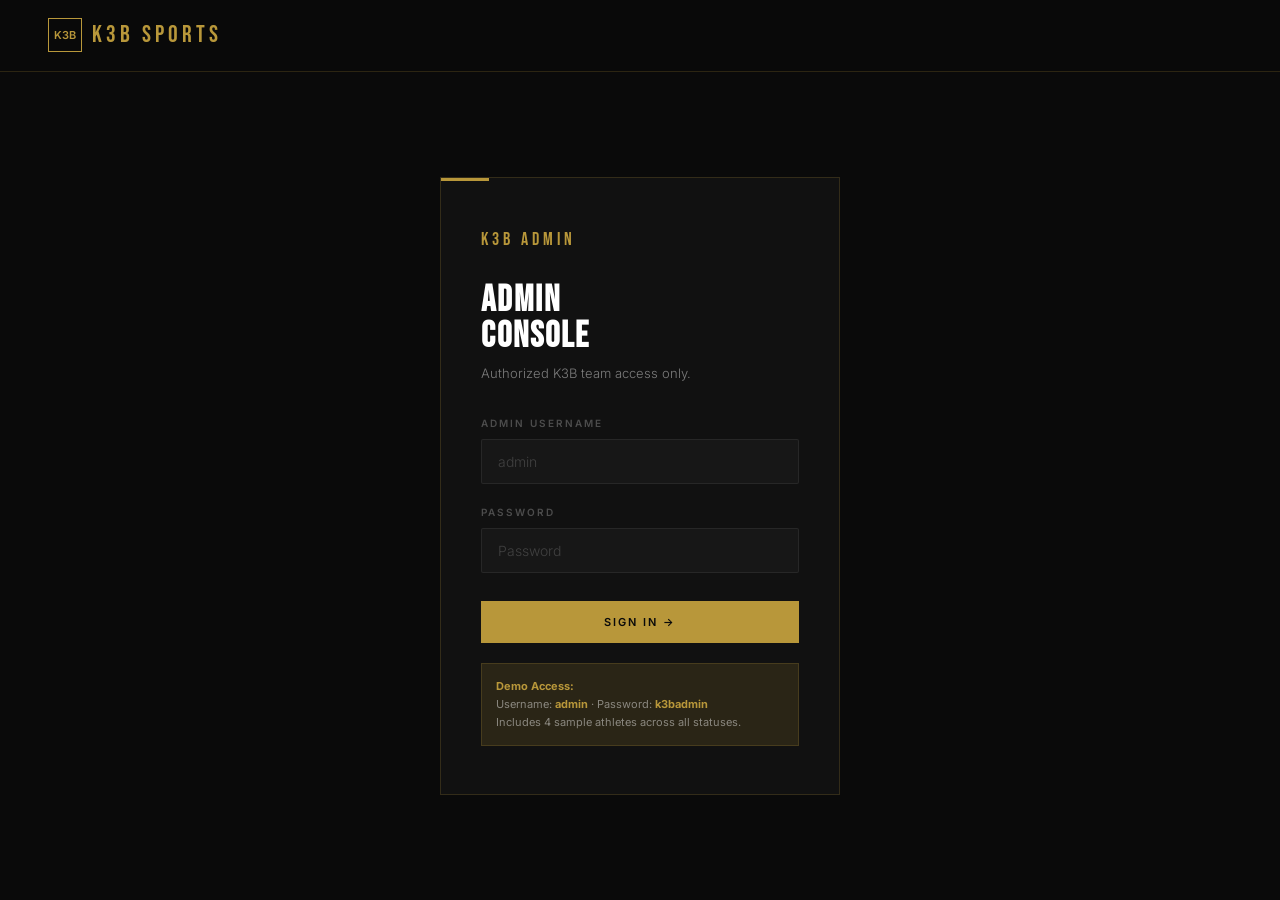
<file: admin/login.html>
<!DOCTYPE html>
<html lang="en">
<head>
  <meta charset="UTF-8">
  <meta name="viewport" content="width=device-width, initial-scale=1.0">
  <title>Admin Login — K3B Sports</title>
  <link rel="stylesheet" href="/css/global.css">
  <style>
    body { min-height:100vh; display:flex; flex-direction:column; }
    .login-wrap {
      flex:1; display:flex; align-items:center; justify-content:center; padding:40px 24px;
    }
    .login-card {
      width:100%; max-width:400px;
      background:var(--dark); border:1px solid var(--border-gold);
      padding:48px 40px; position:relative;
    }
    .login-card::before {
      content:''; position:absolute; top:0; left:0;
      width:48px; height:3px; background:var(--gold);
    }
    .login-logo {
      font-family:var(--font-display); font-size:18px;
      letter-spacing:4px; color:var(--gold); margin-bottom:28px;
    }
    .login-title {
      font-family:var(--font-display); font-size:36px; letter-spacing:2px; margin-bottom:8px;
    }
    .login-sub { font-size:13px; color:var(--text-muted); margin-bottom:32px; }
    .error-msg {
      background:rgba(244,67,54,0.08); border:1px solid rgba(244,67,54,0.25);
      padding:12px 16px; font-size:12px; color:var(--danger);
      margin-bottom:20px; display:none;
    }
    .error-msg.show { display:block; }
    .demo-hint {
      margin-top:20px; padding:14px; background:var(--gold-dim);
      border:1px solid var(--border-gold); font-size:11px;
      color:var(--text-muted); line-height:1.6;
    }
    .demo-hint strong { color:var(--gold); }
  </style>
</head>
<body>
<nav class="nav">
  <a href="/index.html" class="nav-logo">
    <div class="nav-logo-mark">K3B</div>
    K3B SPORTS
  </a>
</nav>

<div class="login-wrap">
  <div class="login-card">
    <div class="login-logo">K3B Admin</div>
    <h1 class="login-title">Admin<br>Console</h1>
    <p class="login-sub">Authorized K3B team access only.</p>

    <div class="error-msg" id="errorMsg">Invalid credentials. Please try again.</div>

    <div class="form-group">
      <label class="form-label">Admin Username</label>
      <input class="form-input" type="text" id="usernameInput" placeholder="admin" onkeydown="if(event.key==='Enter') login()">
    </div>
    <div class="form-group">
      <label class="form-label">Password</label>
      <input class="form-input" type="password" id="passwordInput" placeholder="Password" onkeydown="if(event.key==='Enter') login()">
    </div>
    <button class="btn btn-gold btn-full" style="margin-top:8px;" onclick="login()">Sign In →</button>

    <div class="demo-hint">
      <strong>Demo Access:</strong><br>
      Username: <strong>admin</strong> · Password: <strong>k3badmin</strong><br>
      Includes 4 sample athletes across all statuses.
    </div>
  </div>
</div>

<script src="/js/k3b.js"></script>
<script>
if (K3B.auth.isAdminLoggedIn()) {
  window.location.href = '/admin/dashboard.html';
}

const ADMIN_CREDENTIALS = [
  { username: 'admin', password: 'k3badmin', name: 'K3B Admin' }
];

function login() {
  const username = document.getElementById('usernameInput').value.trim().toLowerCase();
  const password = document.getElementById('passwordInput').value;
  document.getElementById('errorMsg').classList.remove('show');

  const admin = ADMIN_CREDENTIALS.find(a => a.username === username && a.password === password);
  if (!admin) {
    document.getElementById('errorMsg').classList.add('show');
    return;
  }
  K3B.auth.loginAdmin({ username: admin.username, name: admin.name });
  window.location.href = '/admin/dashboard.html';
}
</script>
</body>
</html>
</file>
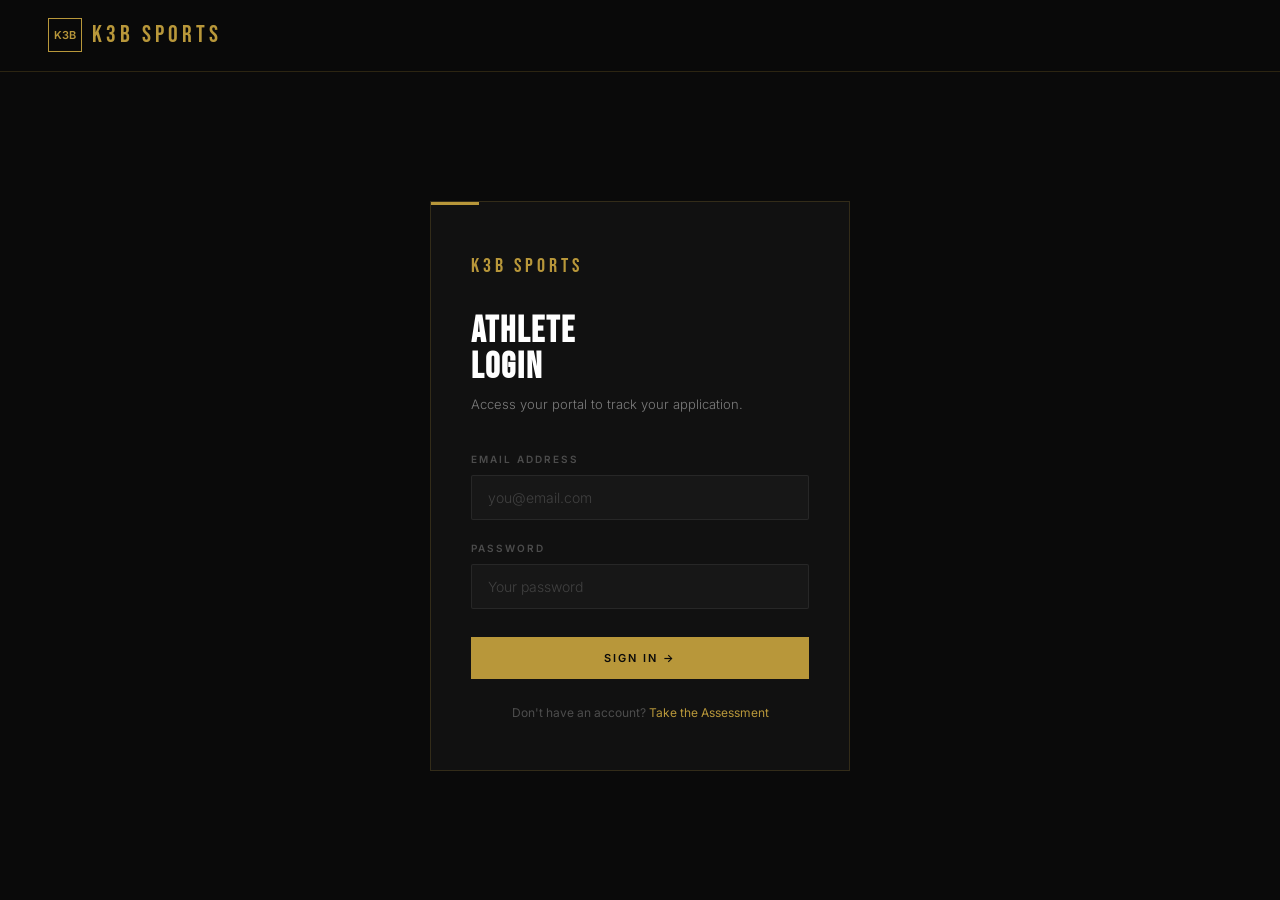
<file: athlete/login.html>
<!DOCTYPE html>
<html lang="en">
<head>
  <meta charset="UTF-8">
  <meta name="viewport" content="width=device-width, initial-scale=1.0">
  <title>Athlete Login — K3B Sports</title>
  <link rel="stylesheet" href="/css/global.css">
  <style>
    body { min-height: 100vh; display: flex; flex-direction: column; }
    .login-wrap {
      flex: 1; display: flex; align-items: center; justify-content: center;
      padding: 40px 24px;
    }
    .login-card {
      width: 100%; max-width: 420px;
      background: var(--dark); border: 1px solid var(--border-gold);
      padding: 48px 40px; position: relative;
    }
    .login-card::before {
      content: ''; position: absolute; top: 0; left: 0;
      width: 48px; height: 3px; background: var(--gold);
    }
    .login-logo {
      font-family: var(--font-display); font-size: 20px;
      letter-spacing: 4px; color: var(--gold); margin-bottom: 32px;
    }
    .login-title {
      font-family: var(--font-display); font-size: 36px;
      letter-spacing: 2px; margin-bottom: 8px;
    }
    .login-sub {
      font-size: 13px; color: var(--text-muted); margin-bottom: 36px;
    }
    .login-footer {
      margin-top: 24px; font-size: 12px; color: var(--text-dim);
      text-align: center;
    }
    .login-footer a { color: var(--gold); }
    .error-msg {
      background: rgba(244,67,54,0.08); border: 1px solid rgba(244,67,54,0.25);
      padding: 12px 16px; font-size: 12px; color: var(--danger);
      margin-bottom: 20px; display: none;
    }
    .error-msg.show { display: block; }
  </style>
</head>
<body>
<nav class="nav">
  <a href="/index.html" class="nav-logo">
    <div class="nav-logo-mark">K3B</div>
    K3B SPORTS
  </a>
</nav>

<div class="login-wrap">
  <div class="login-card">
    <div class="login-logo">K3B Sports</div>
    <h1 class="login-title">Athlete<br>Login</h1>
    <p class="login-sub">Access your portal to track your application.</p>

    <div class="error-msg" id="errorMsg">Invalid email or password. Please try again.</div>

    <div class="form-group">
      <label class="form-label">Email Address</label>
      <input class="form-input" type="email" id="emailInput" placeholder="you@email.com" onkeydown="if(event.key==='Enter') login()">
    </div>
    <div class="form-group">
      <label class="form-label">Password</label>
      <input class="form-input" type="password" id="passwordInput" placeholder="Your password" onkeydown="if(event.key==='Enter') login()">
    </div>
    <button class="btn btn-gold btn-full" style="margin-top:8px;" onclick="login()">Sign In →</button>

    <div class="login-footer">
      Don't have an account? <a href="/pages/assessment.html">Take the Assessment</a>
    </div>
  </div>
</div>

<script src="/js/k3b.js"></script>
<script>
K3B.seed.demoAthletes();

if (K3B.auth.isAthleteLoggedIn()) {
  window.location.href = '/athlete/portal.html';
}

function login() {
  const email = document.getElementById('emailInput').value.trim();
  const password = document.getElementById('passwordInput').value;
  document.getElementById('errorMsg').classList.remove('show');

  const athlete = K3B.athletes.getByEmail(email);
  if (!athlete || athlete.password !== password) {
    document.getElementById('errorMsg').classList.add('show');
    return;
  }
  K3B.auth.loginAthlete({ id: athlete.id, firstName: athlete.firstName, lastName: athlete.lastName, email: athlete.email, sport: athlete.sport, level: athlete.level });
  window.location.href = '/athlete/portal.html';
}
</script>
</body>
</html>
</file>
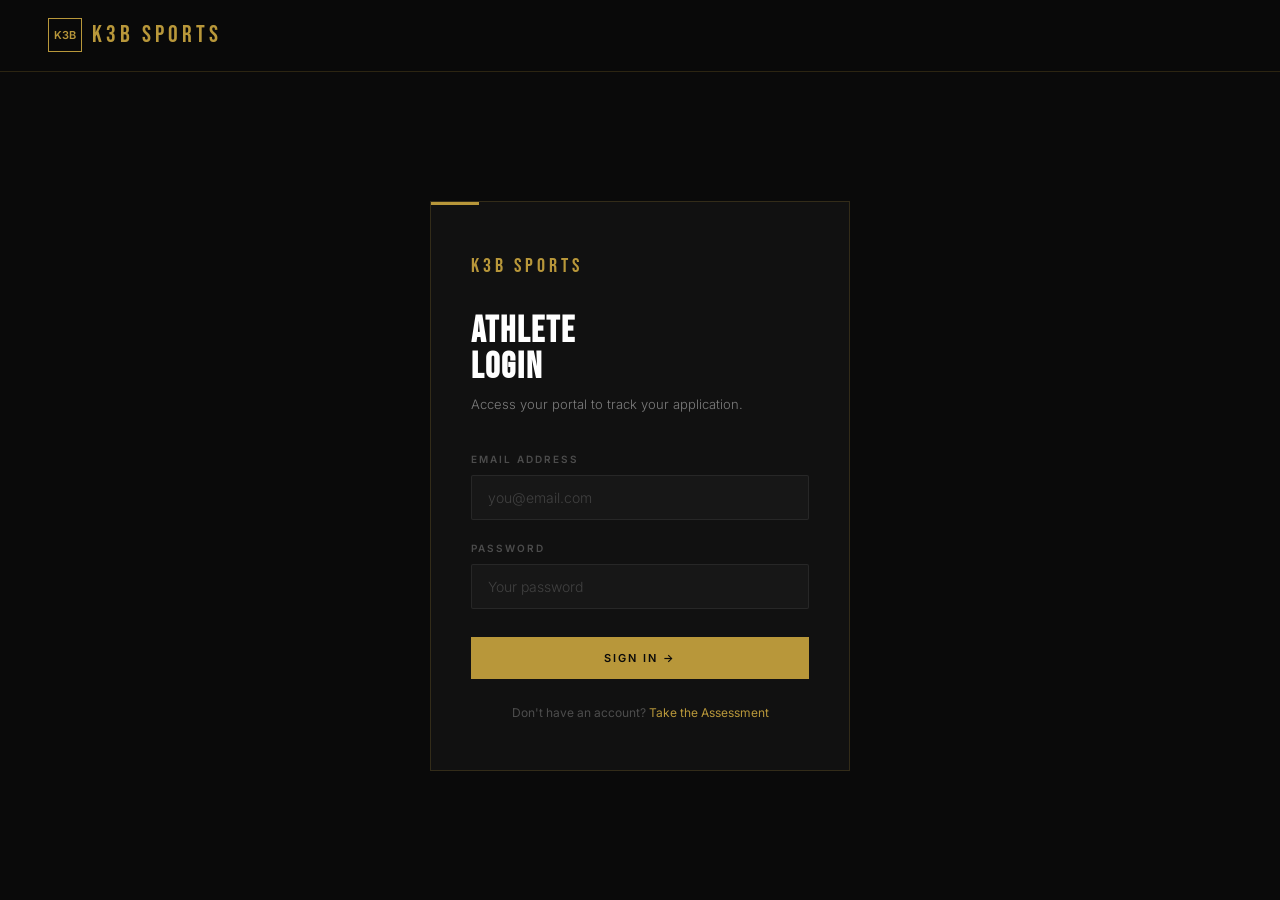
<file: athlete/portal.html>
<!DOCTYPE html>
<html lang="en">
<head>
  <meta charset="UTF-8">
  <meta name="viewport" content="width=device-width, initial-scale=1.0">
  <title>My Portal — K3B Sports</title>
  <link rel="stylesheet" href="/css/global.css">
  <style>
    body { min-height: 100vh; }
    .portal-layout { display: grid; grid-template-columns: 260px 1fr; min-height: calc(100vh - 72px); }

    /* Sidebar */
    .sidebar {
      background: var(--dark); border-right: 1px solid var(--border-gold);
      padding: 32px 0; position: sticky; top: 72px;
      height: calc(100vh - 72px); overflow-y: auto;
    }
    .sidebar-user {
      padding: 0 24px 28px; margin-bottom: 8px;
      border-bottom: 1px solid var(--border);
    }
    .sidebar-avatar {
      width: 48px; height: 48px; border-radius: 50%;
      background: var(--gold-dim); border: 1px solid var(--border-gold);
      display: flex; align-items: center; justify-content: center;
      font-family: var(--font-display); font-size: 18px; color: var(--gold);
      margin-bottom: 12px;
    }
    .sidebar-name {
      font-size: 15px; font-weight: 500; color: var(--text); margin-bottom: 2px;
    }
    .sidebar-sport {
      font-size: 11px; color: var(--text-dim); letter-spacing: 1px; text-transform: uppercase;
    }
    .sidebar-nav { padding: 16px 0; }
    .sidebar-nav a {
      display: flex; align-items: center; gap: 12px;
      padding: 13px 24px; font-size: 12px; font-weight: 500;
      letter-spacing: 1px; text-transform: uppercase;
      color: var(--text-muted); transition: all var(--transition);
      text-decoration: none; border-left: 2px solid transparent;
    }
    .sidebar-nav a:hover { color: var(--text); background: rgba(255,255,255,0.02); }
    .sidebar-nav a.active { color: var(--gold); border-left-color: var(--gold); background: var(--gold-dim); }
    .sidebar-nav a .nav-icon { font-size: 16px; width: 18px; text-align: center; }
    .sidebar-footer { padding: 24px; border-top: 1px solid var(--border); margin-top: auto; }
    .sidebar-logout {
      font-size: 11px; letter-spacing: 1px; text-transform: uppercase;
      color: var(--text-dim); cursor: pointer; background: none; border: none;
      font-family: var(--font-body); transition: color var(--transition);
    }
    .sidebar-logout:hover { color: var(--danger); }

    /* Main content */
    .main { padding: 48px; overflow-y: auto; }
    .page-header { margin-bottom: 40px; }
    .page-title {
      font-family: var(--font-display); font-size: 42px;
      letter-spacing: 2px; color: var(--text);
    }
    .page-sub { font-size: 13px; color: var(--text-muted); margin-top: 6px; }

    /* Status banner */
    .status-banner {
      padding: 20px 28px; margin-bottom: 32px;
      border-left: 3px solid;
      display: flex; align-items: center; justify-content: space-between;
    }
    .sb-pending { border-color: var(--warning); background: rgba(255,152,0,0.06); }
    .sb-review { border-color: var(--gold); background: var(--gold-dim); }
    .sb-accepted { border-color: var(--success); background: rgba(76,175,80,0.06); }
    .sb-rejected { border-color: var(--danger); background: rgba(244,67,54,0.06); }
    .sb-monitoring { border-color: var(--text-dim); background: rgba(255,255,255,0.03); }
    .sb-label { font-size: 11px; font-weight: 600; letter-spacing: 2px; text-transform: uppercase; }
    .sb-msg { font-size: 13px; font-weight: 300; color: var(--text-muted); margin-top: 4px; }

    /* Score cards */
    .scores-grid {
      display: grid; grid-template-columns: repeat(4, 1fr);
      gap: 16px; margin-bottom: 32px;
    }
    .score-card {
      background: var(--dark); border: 1px solid var(--border);
      padding: 24px 20px;
    }
    .score-domain {
      font-size: 9px; font-weight: 600; letter-spacing: 2px;
      text-transform: uppercase; color: var(--text-dim); margin-bottom: 12px;
    }
    .score-bar { height: 2px; background: rgba(255,255,255,0.07); margin-bottom: 10px; }
    .score-fill { height: 2px; transition: width 1s ease; }
    .score-val {
      font-family: var(--font-display); font-size: 32px; line-height: 1;
    }
    .score-label { font-size: 10px; color: var(--text-dim); margin-top: 4px; }

    /* AI evaluation card */
    .eval-card {
      background: var(--dark); border: 1px solid var(--border-gold);
      padding: 36px; margin-bottom: 24px; position: relative;
    }
    .eval-card::before {
      content:''; position:absolute; top:0; left:0;
      width:44px; height:3px; background:var(--gold);
    }
    .eval-section { margin-bottom: 24px; }
    .eval-section:last-child { margin-bottom: 0; }
    .eval-label {
      font-size: 9px; font-weight: 600; letter-spacing: 2px;
      text-transform: uppercase; color: var(--gold); margin-bottom: 8px;
    }
    .eval-text {
      font-size: 13px; font-weight: 300; color: var(--text-muted); line-height: 1.75;
    }
    .eval-grid { display: grid; grid-template-columns: 1fr 1fr; gap: 20px; }
    .flag-item {
      display: flex; align-items: flex-start; gap: 8px;
      font-size: 12px; color: rgba(244,67,54,0.8); font-weight: 300;
      line-height: 1.5; padding: 6px 0;
    }
    .flag-dot { color: var(--danger); font-size: 10px; margin-top: 3px; flex-shrink: 0; }

    /* Consultation card */
    .consult-card {
      background: rgba(184,151,58,0.06); border: 1px solid var(--border-gold);
      padding: 36px; margin-bottom: 24px;
    }
    .consult-date {
      font-family: var(--font-display); font-size: 32px;
      letter-spacing: 2px; color: var(--gold); margin: 12px 0 4px;
    }

    /* Application pending state */
    .pending-card {
      background: var(--dark); border: 1px solid var(--border);
      padding: 56px 40px; text-align: center; margin-bottom: 24px;
    }
    .pending-icon {
      width: 64px; height: 64px;
      border: 1px solid var(--border-gold); border-radius: 50%;
      display: flex; align-items: center; justify-content: center;
      margin: 0 auto 24px; font-size: 28px;
    }

    /* Domain breakdown */
    .domain-breakdown { display: flex; flex-direction: column; gap: 16px; }
    .db-row {
      display: flex; align-items: center; gap: 16px;
      padding: 16px; background: var(--dark); border: 1px solid var(--border);
    }
    .db-label { font-size: 11px; letter-spacing: 1px; text-transform: uppercase; color: var(--text-muted); min-width: 120px; }
    .db-bar-wrap { flex: 1; height: 4px; background: rgba(255,255,255,0.07); }
    .db-fill { height: 4px; transition: width 1s ease; }
    .db-score { font-family: var(--font-display); font-size: 20px; color: var(--gold); min-width: 40px; text-align: right; }
    .db-summary { font-size: 12px; color: var(--text-dim); font-weight: 300; line-height: 1.5; padding: 0 16px 12px; }

    /* Tabs */
    .tabs { display: flex; gap: 0; border-bottom: 1px solid var(--border); margin-bottom: 32px; }
    .tab {
      padding: 14px 24px; font-size: 11px; font-weight: 500; letter-spacing: 2px;
      text-transform: uppercase; color: var(--text-dim); cursor: pointer;
      border-bottom: 2px solid transparent; transition: all var(--transition);
      background: none; border-left: none; border-right: none; border-top: none;
      font-family: var(--font-body);
    }
    .tab:hover { color: var(--text); }
    .tab.active { color: var(--gold); border-bottom-color: var(--gold); }
    .tab-panel { display: none; }
    .tab-panel.active { display: block; }
  </style>
</head>
<body>

<nav class="nav">
  <a href="/index.html" class="nav-logo">
    <div class="nav-logo-mark">K3B</div>
    K3B SPORTS
  </a>
  <div class="nav-links">
    <a href="/athlete/portal.html" class="active">My Portal</a>
  </div>
  <div class="nav-actions">
    <button class="btn btn-outline btn-sm" onclick="K3B.auth.logoutAthlete()">Sign Out</button>
  </div>
</nav>

<div class="portal-layout">
  <!-- Sidebar -->
  <aside class="sidebar">
    <div class="sidebar-user">
      <div class="sidebar-avatar" id="sidebarAvatar"></div>
      <div class="sidebar-name" id="sidebarName"></div>
      <div class="sidebar-sport" id="sidebarSport"></div>
    </div>
    <nav class="sidebar-nav">
      <a href="#" class="active" onclick="showTab('overview', this)">
        <span class="nav-icon">◈</span>Overview
      </a>
      <a href="#" onclick="showTab('results', this)">
        <span class="nav-icon">◎</span>My Results
      </a>
      <a href="#" onclick="showTab('consultation', this)">
        <span class="nav-icon">◇</span>Consultation
      </a>
      <a href="#" onclick="showTab('profile', this)">
        <span class="nav-icon">△</span>My Profile
      </a>
    </nav>
    <div style="padding:0 24px; margin-top:16px;">
      <div id="sidebarStatus"></div>
    </div>
    <div class="sidebar-footer">
      <button class="sidebar-logout" onclick="K3B.auth.logoutAthlete()">Sign Out</button>
    </div>
  </aside>

  <!-- Main -->
  <main class="main">

    <!-- OVERVIEW TAB -->
    <div id="tab-overview" class="tab-panel active">
      <div class="page-header">
        <h1 class="page-title" id="welcomeTitle">Welcome Back</h1>
        <p class="page-sub">Here's where your application stands with K3B.</p>
      </div>

      <div id="statusBanner"></div>

      <div class="scores-grid" id="scoresGrid"></div>

      <div style="display:grid; grid-template-columns:1fr 1fr; gap:20px;">
        <div class="card">
          <div class="eval-label" style="margin-bottom:12px;">Top Strength</div>
          <p class="eval-text" id="overviewStrength">—</p>
        </div>
        <div class="card">
          <div class="eval-label" style="margin-bottom:12px;">Key Opportunity</div>
          <p class="eval-text" id="overviewOpportunity">—</p>
        </div>
      </div>

      <div id="consultationWidget" style="display:none; margin-top:20px;">
        <div class="consult-card">
          <div class="eval-label">Your Consultation</div>
          <div class="consult-date" id="consultDate"></div>
          <p class="eval-text" id="consultMsg"></p>
        </div>
      </div>
    </div>

    <!-- RESULTS TAB -->
    <div id="tab-results" class="tab-panel">
      <div class="page-header">
        <h1 class="page-title">My Results</h1>
        <p class="page-sub">Your full assessment breakdown across four life domains.</p>
      </div>

      <div id="resultHeadlineBlock" class="eval-card" style="margin-bottom:24px;">
        <div class="eval-label">AI Evaluation</div>
        <div style="font-family:var(--font-display); font-size:32px; letter-spacing:2px; margin:8px 0 16px;" id="resultHeadlineFull"></div>
        <p class="eval-text" id="overallVerdictFull"></p>
      </div>

      <div class="domain-breakdown" id="domainBreakdown"></div>

      <div id="redFlagsCard" style="display:none; margin-top:20px;" class="card">
        <div class="eval-label" style="color:var(--danger); margin-bottom:12px;">Areas of Concern</div>
        <div id="redFlagsContent"></div>
      </div>

      <div style="margin-top:20px;" class="card">
        <div class="eval-label" style="margin-bottom:8px;">Message from K3B AI Review</div>
        <p class="eval-text" id="athleteMsgFull"></p>
      </div>
    </div>

    <!-- CONSULTATION TAB -->
    <div id="tab-consultation" class="tab-panel">
      <div class="page-header">
        <h1 class="page-title">Consultation</h1>
        <p class="page-sub">Your consultation status and upcoming sessions with K3B.</p>
      </div>
      <div id="consultationContent"></div>
    </div>

    <!-- PROFILE TAB -->
    <div id="tab-profile" class="tab-panel">
      <div class="page-header">
        <h1 class="page-title">My Profile</h1>
        <p class="page-sub">Your account information on file with K3B.</p>
      </div>
      <div class="card" style="max-width:520px;">
        <div id="profileContent"></div>
      </div>
    </div>

  </main>
</div>

<script src="/js/k3b.js"></script>
<script>
K3B.auth.requireAthlete();
K3B.seed.demoAthletes();

const user = K3B.auth.getUser();
const athlete = K3B.athletes.getById(user.id);

if (!athlete) { K3B.auth.logoutAthlete(); }

// Sidebar
document.getElementById('sidebarAvatar').textContent = K3B.fmt.initials(athlete.firstName + ' ' + athlete.lastName);
document.getElementById('sidebarName').textContent = athlete.firstName + ' ' + athlete.lastName;
document.getElementById('sidebarSport').textContent = (athlete.sport || '') + (athlete.level ? ' · ' + athlete.level : '');
document.getElementById('sidebarStatus').innerHTML = `<span class="badge ${K3B.fmt.statusClass(athlete.status)}">${K3B.fmt.statusLabel(athlete.status)}</span>`;

// Welcome
document.getElementById('welcomeTitle').textContent = 'Welcome, ' + athlete.firstName;

// Status banner
const statusMsgs = {
  pending: { cls:'sb-pending', label:'Pending Review', msg:'Your assessment has been submitted. The K3B team will review your profile within 48 hours.' },
  review: { cls:'sb-review', label:'Under Review', msg:'The K3B team is currently reviewing your assessment. You will hear from us soon.' },
  accepted: { cls:'sb-accepted', label:'Accepted', msg:'Congratulations — K3B has accepted your application. Check your consultation tab for next steps.' },
  rejected: { cls:'sb-rejected', label:'Not a Fit at This Time', msg:'After reviewing your assessment, K3B has determined this is not the right fit at this time. We appreciate your interest.' },
  monitoring: { cls:'sb-monitoring', label:'Monitoring', msg:'K3B is monitoring your profile. We may reach out as your situation develops.' }
};
const sm = statusMsgs[athlete.status] || statusMsgs.pending;
document.getElementById('statusBanner').innerHTML = `
  <div class="status-banner ${sm.cls}">
    <div>
      <div class="sb-label">${sm.label}</div>
      <div class="sb-msg">${sm.msg}</div>
    </div>
    <span class="badge ${K3B.fmt.statusClass(athlete.status)}">${K3B.fmt.statusLabel(athlete.status)}</span>
  </div>`;

// Scores grid
const scores = athlete.scores || { physical:0, psychological:0, social:0, environment:0 };
const domDefs = [
  { key:'physical', label:'Physical' },
  { key:'psychological', label:'Psychological' },
  { key:'social', label:'Social' },
  { key:'environment', label:'Environment' }
];
const sg = document.getElementById('scoresGrid');
sg.innerHTML = '';
domDefs.forEach(d => {
  const sc = scores[d.key] || 0;
  const color = K3B.fmt.scoreColor(sc);
  sg.innerHTML += `<div class="score-card">
    <div class="score-domain">${d.label}</div>
    <div class="score-bar"><div class="score-fill" id="sf_${d.key}" style="width:0%; background:${color}"></div></div>
    <div class="score-val" style="color:${color}">${sc}</div>
    <div class="score-label">out of 100</div>
  </div>`;
});
setTimeout(() => {
  domDefs.forEach(d => {
    const el = document.getElementById('sf_'+d.key);
    if (el) el.style.width = (scores[d.key]||0) + '%';
  });
}, 100);

// AI eval overview
const ai = athlete.aiEvaluation || {};
document.getElementById('overviewStrength').textContent = ai.topStrength || '—';
document.getElementById('overviewOpportunity').textContent = ai.keyOpportunity || '—';

// Consultation widget
if (athlete.status === 'accepted' && athlete.consultationDate) {
  document.getElementById('consultationWidget').style.display = 'block';
  document.getElementById('consultDate').textContent = K3B.fmt.date(athlete.consultationDate);
  document.getElementById('consultMsg').textContent = 'Your consultation with the K3B team is confirmed. You will receive a calendar invitation and preparation materials by email.';
}

// Results tab
document.getElementById('resultHeadlineFull').textContent = ai.headline || 'Assessment Complete';
document.getElementById('overallVerdictFull').textContent = ai.overallVerdict || '';
document.getElementById('athleteMsgFull').textContent = ai.athleteMessage || '';

const domainSummaries = {
  physical: ai.physicalSummary,
  psychological: ai.psychSummary,
  social: ai.socialSummary,
  environment: ai.envSummary
};
const db = document.getElementById('domainBreakdown');
db.innerHTML = '';
domDefs.forEach(d => {
  const sc = scores[d.key] || 0;
  const color = K3B.fmt.scoreColor(sc);
  const summary = domainSummaries[d.key];
  db.innerHTML += `
    <div>
      <div class="db-row">
        <div class="db-label">${d.label}</div>
        <div class="db-bar-wrap"><div class="db-fill" id="dbf_${d.key}" style="width:0%; background:${color}"></div></div>
        <div class="db-score" style="color:${color}">${sc}</div>
      </div>
      ${summary ? `<div class="db-summary">${summary}</div>` : ''}
    </div>`;
});
setTimeout(() => {
  domDefs.forEach(d => {
    const el = document.getElementById('dbf_'+d.key);
    if (el) el.style.width = (scores[d.key]||0) + '%';
  });
}, 100);

if (ai.redFlags && ai.redFlags.length > 0) {
  document.getElementById('redFlagsCard').style.display = 'block';
  document.getElementById('redFlagsContent').innerHTML = ai.redFlags.map(f =>
    `<div class="flag-item"><span class="flag-dot">●</span>${f}</div>`
  ).join('');
}

// Consultation tab
const cc = document.getElementById('consultationContent');
if (athlete.status === 'accepted') {
  if (athlete.consultationDate) {
    cc.innerHTML = `<div class="consult-card">
      <div class="eval-label">Upcoming Consultation</div>
      <div class="consult-date">${K3B.fmt.date(athlete.consultationDate)}</div>
      <p class="eval-text" style="margin-top:8px;">Your consultation with the K3B team is confirmed for the date above. You will receive a calendar invitation and preparation materials 24 hours before your session.</p>
      <div style="margin-top:24px; padding-top:20px; border-top:1px solid var(--border)">
        <div class="eval-label" style="margin-bottom:8px;">What to Expect</div>
        <p class="eval-text">The initial consultation typically runs 45–60 minutes. We will review your assessment results together, discuss your goals, and outline what a K3B engagement would look like specifically for you. Come prepared to talk about where you want your career to go.</p>
      </div>
    </div>`;
  } else {
    cc.innerHTML = `<div class="pending-card">
      <div class="pending-icon">◇</div>
      <h3 style="font-family:var(--font-display); font-size:28px; letter-spacing:2px; margin-bottom:12px;">Scheduling Your Consultation</h3>
      <p style="font-size:13px; color:var(--text-muted); max-width:400px; margin:0 auto;">You have been accepted. The K3B team will reach out within 24 hours to schedule your initial consultation.</p>
    </div>`;
  }
} else if (athlete.status === 'pending' || athlete.status === 'review' || athlete.status === 'monitoring') {
  cc.innerHTML = `<div class="pending-card">
    <div class="pending-icon">◎</div>
    <h3 style="font-family:var(--font-display); font-size:28px; letter-spacing:2px; margin-bottom:12px;">Application Under Review</h3>
    <p style="font-size:13px; color:var(--text-muted); max-width:420px; margin:0 auto;">Consultation scheduling becomes available after your application is reviewed and accepted by the K3B team. You will be notified by email.</p>
  </div>`;
} else {
  cc.innerHTML = `<div class="pending-card">
    <div class="pending-icon">—</div>
    <h3 style="font-family:var(--font-display); font-size:28px; letter-spacing:2px; margin-bottom:12px;">No Consultation Scheduled</h3>
    <p style="font-size:13px; color:var(--text-muted); max-width:400px; margin:0 auto;">Consultation is available to accepted athletes only. Please contact K3B if you have questions.</p>
  </div>`;
}

// Profile tab
document.getElementById('profileContent').innerHTML = `
  <div style="margin-bottom:24px;">
    <div class="eval-label" style="margin-bottom:4px;">Full Name</div>
    <div style="font-size:15px; color:var(--text);">${athlete.firstName} ${athlete.lastName}</div>
  </div>
  <div style="margin-bottom:24px;">
    <div class="eval-label" style="margin-bottom:4px;">Email</div>
    <div style="font-size:14px; color:var(--text-muted);">${athlete.email}</div>
  </div>
  <div style="display:grid; grid-template-columns:1fr 1fr; gap:20px; margin-bottom:24px;">
    <div>
      <div class="eval-label" style="margin-bottom:4px;">Sport</div>
      <div style="font-size:14px; color:var(--text-muted);">${athlete.sport || '—'}</div>
    </div>
    <div>
      <div class="eval-label" style="margin-bottom:4px;">Level</div>
      <div style="font-size:14px; color:var(--text-muted);">${athlete.level || '—'}</div>
    </div>
  </div>
  <div style="margin-bottom:24px;">
    <div class="eval-label" style="margin-bottom:4px;">Application Status</div>
    <span class="badge ${K3B.fmt.statusClass(athlete.status)}">${K3B.fmt.statusLabel(athlete.status)}</span>
  </div>
  <div style="border-top:1px solid var(--border); padding-top:20px;">
    <div class="eval-label" style="margin-bottom:4px;">Member Since</div>
    <div style="font-size:13px; color:var(--text-dim);">${K3B.fmt.date(athlete.createdAt)}</div>
  </div>`;

function showTab(name, el) {
  document.querySelectorAll('.tab-panel').forEach(p => p.classList.remove('active'));
  document.querySelectorAll('.sidebar-nav a').forEach(a => a.classList.remove('active'));
  document.getElementById('tab-'+name).classList.add('active');
  if (el) el.classList.add('active');
  event.preventDefault();
}
</script>
</body>
</html>
</file>
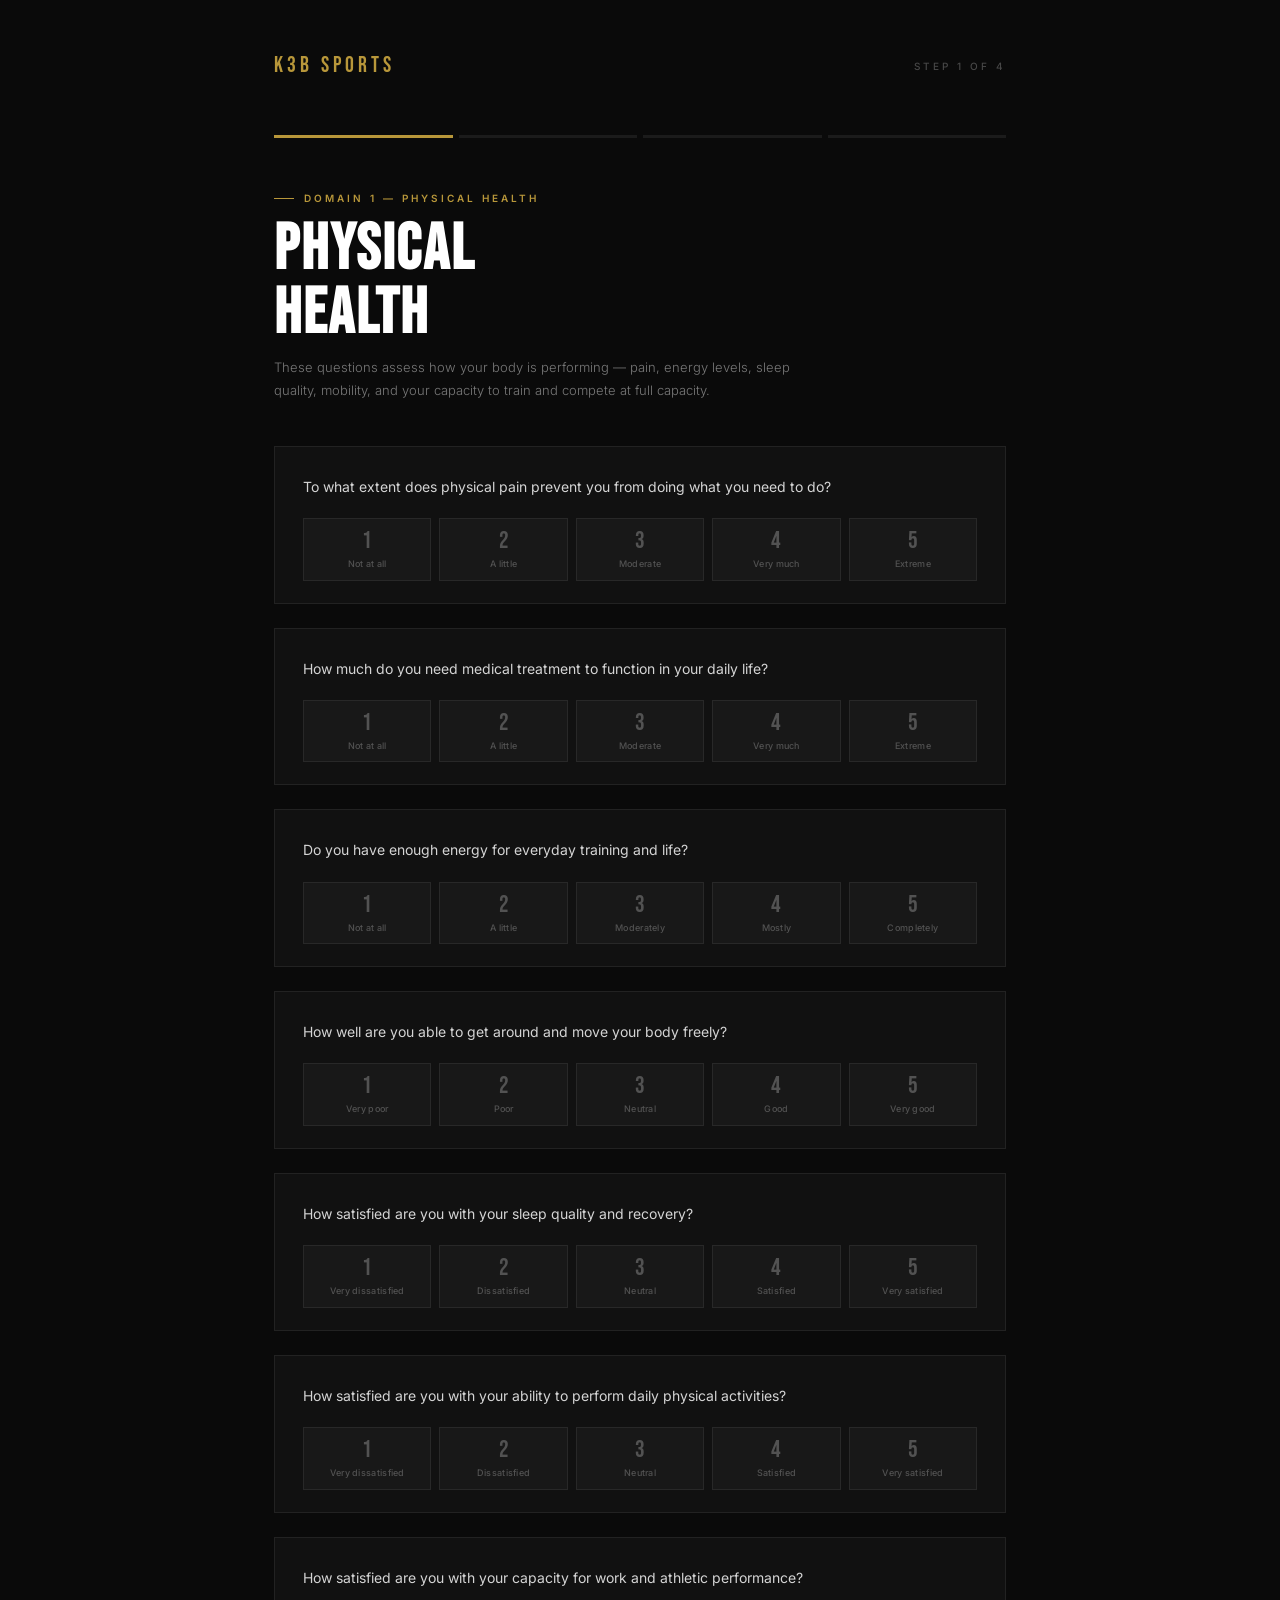
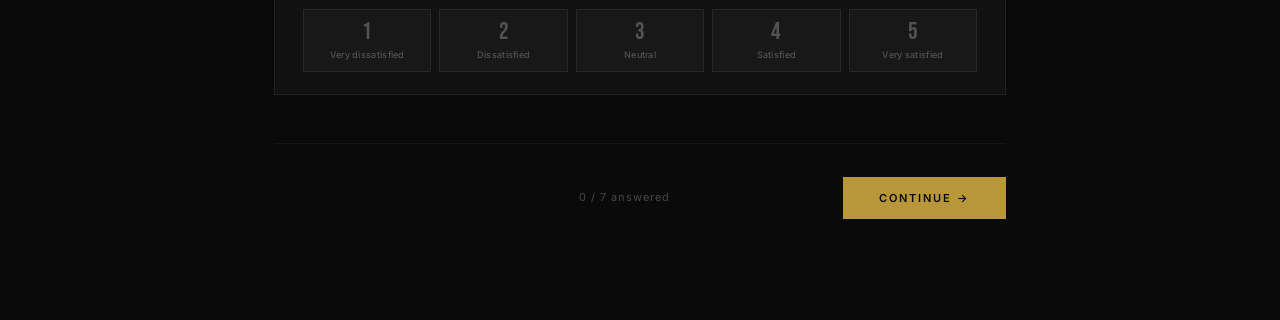
<file: pages/assessment.html>
<!DOCTYPE html>
<html lang="en">
<head>
  <meta charset="UTF-8">
  <meta name="viewport" content="width=device-width, initial-scale=1.0">
  <title>Athlete Assessment — K3B Sports Management</title>
  <link rel="stylesheet" href="/css/global.css">
  <style>
    body { min-height: 100vh; }
    .wrap { max-width: 780px; margin: 0 auto; padding: 48px 24px 100px; }

    .top-bar {
      display: flex; align-items: center; justify-content: space-between;
      margin-bottom: 52px;
    }
    .top-logo {
      font-family: var(--font-display); font-size: 22px;
      letter-spacing: 4px; color: var(--gold);
      text-decoration: none;
    }
    .step-label {
      font-size: 10px; font-weight: 500; letter-spacing: 3px;
      text-transform: uppercase; color: var(--text-dim);
    }

    /* Progress */
    .progress-track { display: flex; gap: 6px; margin-bottom: 52px; }
    .prog-seg {
      flex: 1; height: 3px; background: rgba(255,255,255,0.07);
      transition: background 0.4s ease;
    }
    .prog-seg.active { background: var(--gold); }
    .prog-seg.done { background: rgba(184,151,58,0.35); }

    /* Domain header */
    .domain-eyebrow {
      font-size: 10px; font-weight: 600; letter-spacing: 3px;
      text-transform: uppercase; color: var(--gold);
      display: flex; align-items: center; gap: 10px; margin-bottom: 12px;
    }
    .domain-eyebrow::before { content:''; width:20px; height:1px; background:var(--gold); }
    .domain-h {
      font-family: var(--font-display);
      font-size: clamp(44px, 7vw, 64px);
      letter-spacing: 2px; color: var(--text); line-height: 1;
      margin-bottom: 10px;
    }
    .domain-desc {
      font-size: 13px; font-weight: 300; color: var(--text-muted);
      line-height: 1.75; margin-bottom: 44px; max-width: 560px;
    }

    /* Questions */
    .questions { display: flex; flex-direction: column; gap: 24px; }
    .q-block {
      background: var(--dark); border: 1px solid var(--border);
      padding: 28px 28px 22px;
      transition: border-color 0.2s ease;
    }
    .q-block.answered { border-color: rgba(184,151,58,0.3); }
    .q-text {
      font-size: 14px; font-weight: 400; line-height: 1.65;
      color: rgba(255,255,255,0.82); margin-bottom: 20px;
    }
    .scale-row { display: flex; gap: 8px; }
    .scale-btn {
      flex: 1; padding: 10px 2px;
      background: rgba(255,255,255,0.03);
      border: 1px solid var(--border);
      color: var(--text-dim);
      font-size: 10px; font-weight: 500; font-family: var(--font-body);
      cursor: pointer; transition: all 0.15s ease;
      display: flex; flex-direction: column; align-items: center; gap: 6px;
      text-align: center; line-height: 1.2;
    }
    .scale-btn:hover { border-color: rgba(184,151,58,0.45); color: var(--gold); }
    .scale-btn.selected {
      background: rgba(184,151,58,0.1); border-color: var(--gold); color: var(--gold);
    }
    .scale-num {
      font-family: var(--font-display); font-size: 24px; line-height: 1;
    }
    .scale-lbl { font-size: 9px; letter-spacing: 0.3px; }

    /* Nav row */
    .nav-row {
      display: flex; align-items: center; justify-content: space-between;
      margin-top: 48px; padding-top: 32px;
      border-top: 1px solid rgba(255,255,255,0.05);
    }
    .progress-note {
      font-size: 11px; color: var(--text-dim); letter-spacing: 1px;
    }

    /* Account form */
    .account-screen { display: none; }
    .account-screen.visible { display: block; }
    .form-check {
      display: flex; align-items: flex-start; gap: 12px;
      cursor: pointer; margin-top: 4px;
    }
    .form-check input { margin-top: 2px; accent-color: var(--gold); }
    .form-check span {
      font-size: 12px; font-weight: 300; color: var(--text-muted); line-height: 1.6;
    }
    .form-check a { color: var(--gold); }

    /* Results screen */
    .results-screen { display: none; }
    .results-screen.visible { display: block; }
    .loading-state { text-align: center; padding: 80px 0; }
    .loading-state .spinner { margin: 0 auto 24px; }
    .loading-label {
      font-size: 11px; font-weight: 500; letter-spacing: 2px;
      text-transform: uppercase; color: var(--text-dim);
    }
    .loading-steps { margin-top: 32px; display: flex; flex-direction: column; gap: 10px; }
    .loading-step {
      font-size: 12px; color: var(--text-dim); letter-spacing: 1px;
      opacity: 0; animation: fadeIn 0.4s ease forwards;
    }
    @keyframes fadeIn { to { opacity: 1; } }

    .result-header-card {
      background: var(--dark); border: 1px solid var(--border-gold);
      padding: 40px; position: relative; margin-bottom: 20px;
    }
    .result-header-card::before {
      content: ''; position: absolute; top: 0; left: 0;
      width: 56px; height: 3px; background: var(--gold);
    }
    .result-top {
      display: flex; justify-content: space-between; align-items: flex-start;
      margin-bottom: 28px;
    }
    .result-headline {
      font-family: var(--font-display); font-size: 36px;
      letter-spacing: 2px; color: var(--text); margin-top: 8px;
    }
    .domain-scores-grid {
      display: grid; grid-template-columns: repeat(2, 1fr);
      gap: 12px; margin: 24px 0;
    }
    .ds-item {
      background: rgba(255,255,255,0.03); border: 1px solid var(--border);
      padding: 18px 16px;
    }
    .ds-label {
      font-size: 9px; font-weight: 600; letter-spacing: 2px;
      text-transform: uppercase; color: var(--text-dim); margin-bottom: 10px;
    }
    .ds-bar { height: 2px; background: rgba(255,255,255,0.07); margin-bottom: 8px; }
    .ds-fill { height: 2px; transition: width 1.2s ease; }
    .ds-val {
      font-family: var(--font-display); font-size: 28px;
      color: var(--gold); line-height: 1;
    }
    .result-summary-card {
      background: var(--dark); border: 1px solid var(--border);
      padding: 36px; margin-bottom: 20px;
    }
    .result-section-title {
      font-size: 10px; font-weight: 600; letter-spacing: 3px;
      text-transform: uppercase; color: var(--gold); margin-bottom: 12px;
    }
    .result-text {
      font-size: 13px; font-weight: 300; color: var(--text-muted);
      line-height: 1.8; margin-bottom: 20px;
    }
    .result-divider {
      height: 1px; background: var(--border); margin: 20px 0;
    }
    .red-flag-list { list-style: none; }
    .red-flag-list li {
      font-size: 12px; font-weight: 300; color: rgba(244,67,54,0.8);
      padding: 6px 0; display: flex; align-items: center; gap: 10px;
    }
    .red-flag-list li::before {
      content: '!'; display: flex; align-items: center; justify-content: center;
      width: 16px; height: 16px; border-radius: 50%;
      border: 1px solid rgba(244,67,54,0.4);
      font-size: 9px; font-weight: 600; flex-shrink: 0; color: var(--danger);
    }
    .athlete-msg-card {
      background: rgba(184,151,58,0.06); border: 1px solid var(--border-gold);
      padding: 32px; margin-bottom: 20px;
    }
    .portal-cta {
      background: var(--dark); border: 1px solid var(--border);
      padding: 36px; text-align: center;
    }
  </style>
</head>
<body>

<div class="wrap">
  <div class="top-bar">
    <a href="/index.html" class="top-logo">K3B Sports</a>
    <div class="step-label" id="stepLabel">Step 1 of 4</div>
  </div>

  <div class="progress-track" id="progressTrack">
    <div class="prog-seg active" id="seg0"></div>
    <div class="prog-seg" id="seg1"></div>
    <div class="prog-seg" id="seg2"></div>
    <div class="prog-seg" id="seg3"></div>
  </div>

  <!-- Survey Screen -->
  <div id="surveyScreen">
    <div class="domain-eyebrow" id="domainEyebrow"></div>
    <h1 class="domain-h" id="domainH"></h1>
    <p class="domain-desc" id="domainDesc"></p>
    <div class="questions" id="questionsContainer"></div>
    <div class="nav-row">
      <button class="btn btn-outline" id="btnBack" onclick="goBack()">← Back</button>
      <span class="progress-note" id="progressNote"></span>
      <button class="btn btn-gold" id="btnNext" onclick="goNext()" disabled>Continue →</button>
    </div>
  </div>

  <!-- Account Screen -->
  <div id="accountScreen" class="account-screen">
    <div class="domain-eyebrow">Almost Done</div>
    <h1 class="domain-h">Create Your<br>Account</h1>
    <p class="domain-desc">Your assessment is complete. Create your account to receive your personalized results and track your application status with K3B.</p>
    <div class="form-row">
      <div class="form-group">
        <label class="form-label">First Name *</label>
        <input class="form-input" type="text" id="firstName" placeholder="Marcus">
      </div>
      <div class="form-group">
        <label class="form-label">Last Name *</label>
        <input class="form-input" type="text" id="lastName" placeholder="Johnson">
      </div>
    </div>
    <div class="form-group">
      <label class="form-label">Email Address *</label>
      <input class="form-input" type="email" id="emailInput" placeholder="you@email.com">
      <div class="form-error" id="emailError">An account with this email already exists. <a href="/athlete/login.html" style="color:var(--gold)">Sign in instead</a></div>
    </div>
    <div class="form-row">
      <div class="form-group">
        <label class="form-label">Sport *</label>
        <input class="form-input" type="text" id="sportInput" placeholder="e.g. Basketball, NFL, Soccer">
      </div>
      <div class="form-group">
        <label class="form-label">Level *</label>
        <select class="form-select" id="levelInput">
          <option value="">Select your level</option>
          <option>Professional</option>
          <option>Semi-Professional</option>
          <option>College / NCAA</option>
          <option>High School</option>
          <option>Amateur / Club</option>
        </select>
      </div>
    </div>
    <div class="form-row">
      <div class="form-group">
        <label class="form-label">Create Password *</label>
        <input class="form-input" type="password" id="passwordInput" placeholder="Min. 8 characters">
      </div>
      <div class="form-group">
        <label class="form-label">Confirm Password *</label>
        <input class="form-input" type="password" id="confirmPassword" placeholder="Repeat password">
        <div class="form-error" id="pwError">Passwords do not match</div>
      </div>
    </div>
    <div class="form-group">
      <label class="form-check">
        <input type="checkbox" id="agreeTerms">
        <span>I agree to the <a href="/pages/terms.html" target="_blank">Terms of Service</a> and <a href="/pages/privacy.html" target="_blank">Privacy Policy</a>. I understand my assessment responses will be reviewed by the K3B team.</span>
      </label>
    </div>
    <div class="nav-row">
      <button class="btn btn-outline" onclick="goBackToSurvey()">← Back</button>
      <span></span>
      <button class="btn btn-gold btn-lg" onclick="submitAssessment()">Submit Assessment →</button>
    </div>
  </div>

  <!-- Results Screen -->
  <div id="resultsScreen" class="results-screen">
    <div id="loadingState" class="loading-state">
      <div class="spinner"></div>
      <div class="loading-label">Analyzing your assessment</div>
      <div class="loading-steps">
        <div class="loading-step" style="animation-delay:0.8s">Scoring four life domains...</div>
        <div class="loading-step" style="animation-delay:2s">Running AI evaluation engine...</div>
        <div class="loading-step" style="animation-delay:3.5s">Generating your profile...</div>
      </div>
    </div>

    <div id="resultContent" style="display:none;">
      <div class="result-header-card">
        <div class="result-top">
          <div>
            <div class="domain-eyebrow" style="margin-bottom:6px;">Assessment Complete</div>
            <div class="result-headline" id="resultHeadline"></div>
          </div>
          <div id="resultBadge"></div>
        </div>
        <div class="domain-scores-grid" id="domainScoresGrid"></div>
        <p style="font-size:12px; color:var(--text-dim); letter-spacing:1px;">Scores out of 100 · Based on WHO-BREF validated instrument</p>
      </div>

      <div class="athlete-msg-card">
        <div class="result-section-title">From the K3B AI Review</div>
        <p class="result-text" id="athleteMsg"></p>
      </div>

      <div class="result-summary-card">
        <div class="result-section-title">Overall Assessment</div>
        <p class="result-text" id="overallVerdict"></p>
        <div class="result-divider"></div>
        <div style="display:grid; grid-template-columns:1fr 1fr; gap:24px;">
          <div>
            <div class="result-section-title">Top Strength</div>
            <p class="result-text" id="topStrength" style="margin-bottom:0"></p>
          </div>
          <div>
            <div class="result-section-title">Key Opportunity</div>
            <p class="result-text" id="keyOpportunity" style="margin-bottom:0"></p>
          </div>
        </div>
        <div id="redFlagsSection" style="display:none;">
          <div class="result-divider"></div>
          <div class="result-section-title">Areas of Concern</div>
          <ul class="red-flag-list" id="redFlagsList"></ul>
        </div>
      </div>

      <div class="portal-cta">
        <div class="domain-eyebrow" style="justify-content:center;">Next Steps</div>
        <h3 style="font-family:var(--font-display); font-size:28px; letter-spacing:2px; margin-bottom:12px;">Application Submitted</h3>
        <p style="font-size:13px; color:var(--text-muted); margin-bottom:28px; max-width:420px; margin-left:auto; margin-right:auto;">The K3B team will personally review your full profile within 48 hours. Log in to your portal to track your application status.</p>
        <a href="/athlete/portal.html" class="btn btn-gold btn-lg">Go to My Portal →</a>
      </div>
    </div>
  </div>
</div>

<script src="/js/k3b.js"></script>
<script>
const DOMAINS = [
  {
    eyebrow:"Domain 1 — Physical Health",
    title:"Physical\nHealth",
    desc:"These questions assess how your body is performing — pain, energy levels, sleep quality, mobility, and your capacity to train and compete at full capacity.",
    questions:[
      {id:"q3",text:"To what extent does physical pain prevent you from doing what you need to do?",reverse:true,labels:["Not at all","A little","Moderate","Very much","Extreme"]},
      {id:"q4",text:"How much do you need medical treatment to function in your daily life?",reverse:true,labels:["Not at all","A little","Moderate","Very much","Extreme"]},
      {id:"q10",text:"Do you have enough energy for everyday training and life?",labels:["Not at all","A little","Moderately","Mostly","Completely"]},
      {id:"q15",text:"How well are you able to get around and move your body freely?",labels:["Very poor","Poor","Neutral","Good","Very good"]},
      {id:"q16",text:"How satisfied are you with your sleep quality and recovery?",labels:["Very dissatisfied","Dissatisfied","Neutral","Satisfied","Very satisfied"]},
      {id:"q17",text:"How satisfied are you with your ability to perform daily physical activities?",labels:["Very dissatisfied","Dissatisfied","Neutral","Satisfied","Very satisfied"]},
      {id:"q18",text:"How satisfied are you with your capacity for work and athletic performance?",labels:["Very dissatisfied","Dissatisfied","Neutral","Satisfied","Very satisfied"]}
    ]
  },
  {
    eyebrow:"Domain 2 — Psychological",
    title:"Psychological\nWellbeing",
    desc:"These questions explore your mental and emotional state — how much you enjoy life, your sense of purpose, focus, self-image, and overall psychological health.",
    questions:[
      {id:"q5",text:"How much do you enjoy life?",labels:["Not at all","A little","Moderate","Very much","Extremely"]},
      {id:"q6",text:"To what extent do you feel your life to be meaningful?",labels:["Not at all","A little","Moderate","Very much","Extremely"]},
      {id:"q7",text:"How well are you able to concentrate when you need to?",labels:["Not at all","A little","Moderately","Very well","Completely"]},
      {id:"q11",text:"Are you able to accept your bodily appearance?",labels:["Not at all","A little","Moderately","Mostly","Completely"]},
      {id:"q19",text:"How satisfied are you with yourself overall?",labels:["Very dissatisfied","Dissatisfied","Neutral","Satisfied","Very satisfied"]},
      {id:"q26",text:"How often do you have negative feelings — low mood, despair, anxiety, or depression?",reverse:true,labels:["Never","Seldom","Quite often","Very often","Always"]}
    ]
  },
  {
    eyebrow:"Domain 3 — Social Relations",
    title:"Social\nRelations",
    desc:"These questions look at your personal relationships, support network, and how satisfied you are with your social connections and the support available to you.",
    questions:[
      {id:"q20",text:"How satisfied are you with your personal relationships?",labels:["Very dissatisfied","Dissatisfied","Neutral","Satisfied","Very satisfied"]},
      {id:"q21",text:"How satisfied are you with your sex life?",labels:["Very dissatisfied","Dissatisfied","Neutral","Satisfied","Very satisfied"]},
      {id:"q22",text:"How satisfied are you with the support you get from your friends and peers?",labels:["Very dissatisfied","Dissatisfied","Neutral","Satisfied","Very satisfied"]}
    ]
  },
  {
    eyebrow:"Domain 4 — Environment",
    title:"Environment\n& Resources",
    desc:"These questions assess your living conditions, financial stability, access to health services and information, physical safety, and overall environmental quality.",
    questions:[
      {id:"q8",text:"How safe do you feel in your daily life?",labels:["Not at all","A little","Moderately","Very","Extremely"]},
      {id:"q9",text:"How healthy and suitable is your physical environment — home, training spaces?",labels:["Very poor","Poor","Neutral","Good","Very good"]},
      {id:"q12",text:"Do you have enough financial resources to meet your needs?",labels:["Not at all","A little","Moderately","Mostly","Completely"]},
      {id:"q13",text:"How available to you is the information you need in your day-to-day life?",labels:["Not at all","A little","Moderately","Mostly","Completely"]},
      {id:"q14",text:"To what extent do you have opportunity for leisure, rest, and recovery activities?",labels:["Not at all","A little","Moderately","Mostly","Completely"]},
      {id:"q23",text:"How satisfied are you with the conditions of your living place?",labels:["Very dissatisfied","Dissatisfied","Neutral","Satisfied","Very satisfied"]},
      {id:"q24",text:"How satisfied are you with your access to health services and medical care?",labels:["Very dissatisfied","Dissatisfied","Neutral","Satisfied","Very satisfied"]},
      {id:"q25",text:"How satisfied are you with your transport and ability to get where you need to go?",labels:["Very dissatisfied","Dissatisfied","Neutral","Satisfied","Very satisfied"]}
    ]
  }
];

let currentDomain = 0;
let answers = {};
let currentAthleteId = null;

function renderDomain(idx) {
  const d = DOMAINS[idx];
  document.getElementById('stepLabel').textContent = 'Step ' + (idx+1) + ' of 4';
  document.getElementById('domainEyebrow').textContent = d.eyebrow;
  document.getElementById('domainH').innerHTML = d.title.replace('\n','<br>');
  document.getElementById('domainDesc').textContent = d.desc;

  for (let i = 0; i < 4; i++) {
    const seg = document.getElementById('seg'+i);
    seg.className = 'prog-seg';
    if (i < idx) seg.classList.add('done');
    else if (i === idx) seg.classList.add('active');
  }

  document.getElementById('btnBack').style.visibility = idx === 0 ? 'hidden' : 'visible';

  const qc = document.getElementById('questionsContainer');
  qc.innerHTML = '';
  d.questions.forEach(q => {
    const block = document.createElement('div');
    block.className = 'q-block' + (answers[q.id] ? ' answered' : '');
    block.id = 'block_' + q.id;
    const qtext = document.createElement('div');
    qtext.className = 'q-text'; qtext.textContent = q.text;
    block.appendChild(qtext);
    const row = document.createElement('div'); row.className = 'scale-row';
    for (let v = 1; v <= 5; v++) {
      const btn = document.createElement('button');
      btn.className = 'scale-btn' + (answers[q.id] === v ? ' selected' : '');
      btn.innerHTML = `<span class="scale-num">${v}</span><span class="scale-lbl">${q.labels[v-1]}</span>`;
      const qid = q.id, val = v;
      btn.onclick = () => {
        answers[qid] = val;
        document.querySelectorAll('#block_'+qid+' .scale-btn').forEach((b,i) => {
          b.className = 'scale-btn' + (i+1 === val ? ' selected' : '');
        });
        document.getElementById('block_'+qid).classList.add('answered');
        updateProgress();
      };
      row.appendChild(btn);
    }
    block.appendChild(row);
    qc.appendChild(block);
  });
  updateProgress();
  window.scrollTo({ top: 0, behavior: 'smooth' });
}

function updateProgress() {
  const d = DOMAINS[currentDomain];
  const answered = d.questions.filter(q => answers[q.id]).length;
  const total = d.questions.length;
  document.getElementById('progressNote').textContent = answered + ' / ' + total + ' answered';
  document.getElementById('btnNext').disabled = answered < total;
}

function goNext() {
  if (currentDomain < 3) { currentDomain++; renderDomain(currentDomain); }
  else showAccount();
}
function goBack() {
  if (currentDomain > 0) { currentDomain--; renderDomain(currentDomain); }
}
function showAccount() {
  document.getElementById('surveyScreen').style.display = 'none';
  document.getElementById('accountScreen').classList.add('visible');
  window.scrollTo(0,0);
}
function goBackToSurvey() {
  document.getElementById('accountScreen').classList.remove('visible');
  document.getElementById('surveyScreen').style.display = 'block';
  window.scrollTo(0,0);
}

async function submitAssessment() {
  const firstName = document.getElementById('firstName').value.trim();
  const lastName = document.getElementById('lastName').value.trim();
  const email = document.getElementById('emailInput').value.trim();
  const sport = document.getElementById('sportInput').value.trim();
  const level = document.getElementById('levelInput').value;
  const password = document.getElementById('passwordInput').value;
  const confirmPw = document.getElementById('confirmPassword').value;
  const agreed = document.getElementById('agreeTerms').checked;

  document.getElementById('emailError').classList.remove('show');
  document.getElementById('pwError').classList.remove('show');

  if (!firstName || !lastName || !email || !sport || !level || !password) {
    K3B.notify.show('Please fill in all required fields', 'error'); return;
  }
  if (password !== confirmPw) {
    document.getElementById('pwError').classList.add('show'); return;
  }
  if (password.length < 8) {
    K3B.notify.show('Password must be at least 8 characters', 'error'); return;
  }
  if (!agreed) {
    K3B.notify.show('Please agree to the terms to continue', 'error'); return;
  }
  if (K3B.athletes.getByEmail(email)) {
    document.getElementById('emailError').classList.add('show'); return;
  }

  const scores = K3B.scoring.compute(answers);

  document.getElementById('accountScreen').classList.remove('visible');
  document.getElementById('resultsScreen').classList.add('visible');
  document.getElementById('loadingState').style.display = 'block';
  document.getElementById('resultContent').style.display = 'none';
  window.scrollTo(0,0);

  let aiResult = null;
  try {
    aiResult = await K3B.ai.evaluate({ firstName, lastName, sport, level, answers, scores });
  } catch(e) {
    aiResult = {
      recommendation: 'REVIEW',
      headline: 'Assessment Received',
      overallVerdict: 'Your assessment has been submitted successfully. The K3B team will personally review your full profile within 48 hours.',
      physicalSummary: 'Your physical health profile has been recorded.',
      psychSummary: 'Your psychological wellbeing has been recorded.',
      socialSummary: 'Your social profile has been recorded.',
      envSummary: 'Your environment profile has been recorded.',
      topStrength: 'Profile submitted for review.',
      keyOpportunity: 'K3B team review pending.',
      redFlags: [],
      athleteMessage: 'Thank you for completing the K3B assessment. Our team will review your results personally and be in touch within 48 hours.'
    };
  }

  const athlete = K3B.athletes.create({
    firstName, lastName, email,
    sport, level, password,
    answers, scores,
    aiEvaluation: aiResult
  });
  currentAthleteId = athlete.id;
  K3B.auth.loginAthlete({ id: athlete.id, firstName, lastName, email, sport, level });

  showResults(scores, aiResult);
}

function showResults(scores, result) {
  document.getElementById('loadingState').style.display = 'none';
  document.getElementById('resultContent').style.display = 'block';

  document.getElementById('resultHeadline').textContent = result.headline;

  const badgeMap = {
    REVIEW: ['Under Review', 'badge-success'],
    MONITOR: ['Monitoring', 'badge-warning'],
    PASS: ['Not a Fit', 'badge-danger']
  };
  const [label, cls] = badgeMap[result.recommendation] || badgeMap.REVIEW;
  document.getElementById('resultBadge').innerHTML = `<span class="badge ${cls}">${label}</span>`;

  const domDefs = [
    { key:'physical', label:'Physical Health' },
    { key:'psychological', label:'Psychological' },
    { key:'social', label:'Social Relations' },
    { key:'environment', label:'Environment' }
  ];
  const grid = document.getElementById('domainScoresGrid');
  grid.innerHTML = '';
  domDefs.forEach(d => {
    const sc = scores[d.key];
    const color = K3B.fmt.scoreColor(sc);
    grid.innerHTML += `<div class="ds-item">
      <div class="ds-label">${d.label}</div>
      <div class="ds-bar"><div class="ds-fill" id="fill_${d.key}" style="width:0%; background:${color}"></div></div>
      <div class="ds-val" style="color:${color}">${sc}</div>
    </div>`;
  });
  setTimeout(() => {
    domDefs.forEach(d => {
      const el = document.getElementById('fill_'+d.key);
      if (el) el.style.width = scores[d.key] + '%';
    });
  }, 100);

  document.getElementById('athleteMsg').textContent = result.athleteMessage;
  document.getElementById('overallVerdict').textContent = result.overallVerdict;
  document.getElementById('topStrength').textContent = result.topStrength;
  document.getElementById('keyOpportunity').textContent = result.keyOpportunity;

  if (result.redFlags && result.redFlags.length > 0) {
    document.getElementById('redFlagsSection').style.display = 'block';
    const ul = document.getElementById('redFlagsList');
    ul.innerHTML = result.redFlags.map(f => `<li>${f}</li>`).join('');
  }
}

renderDomain(0);
</script>
</body>
</html>
</file>
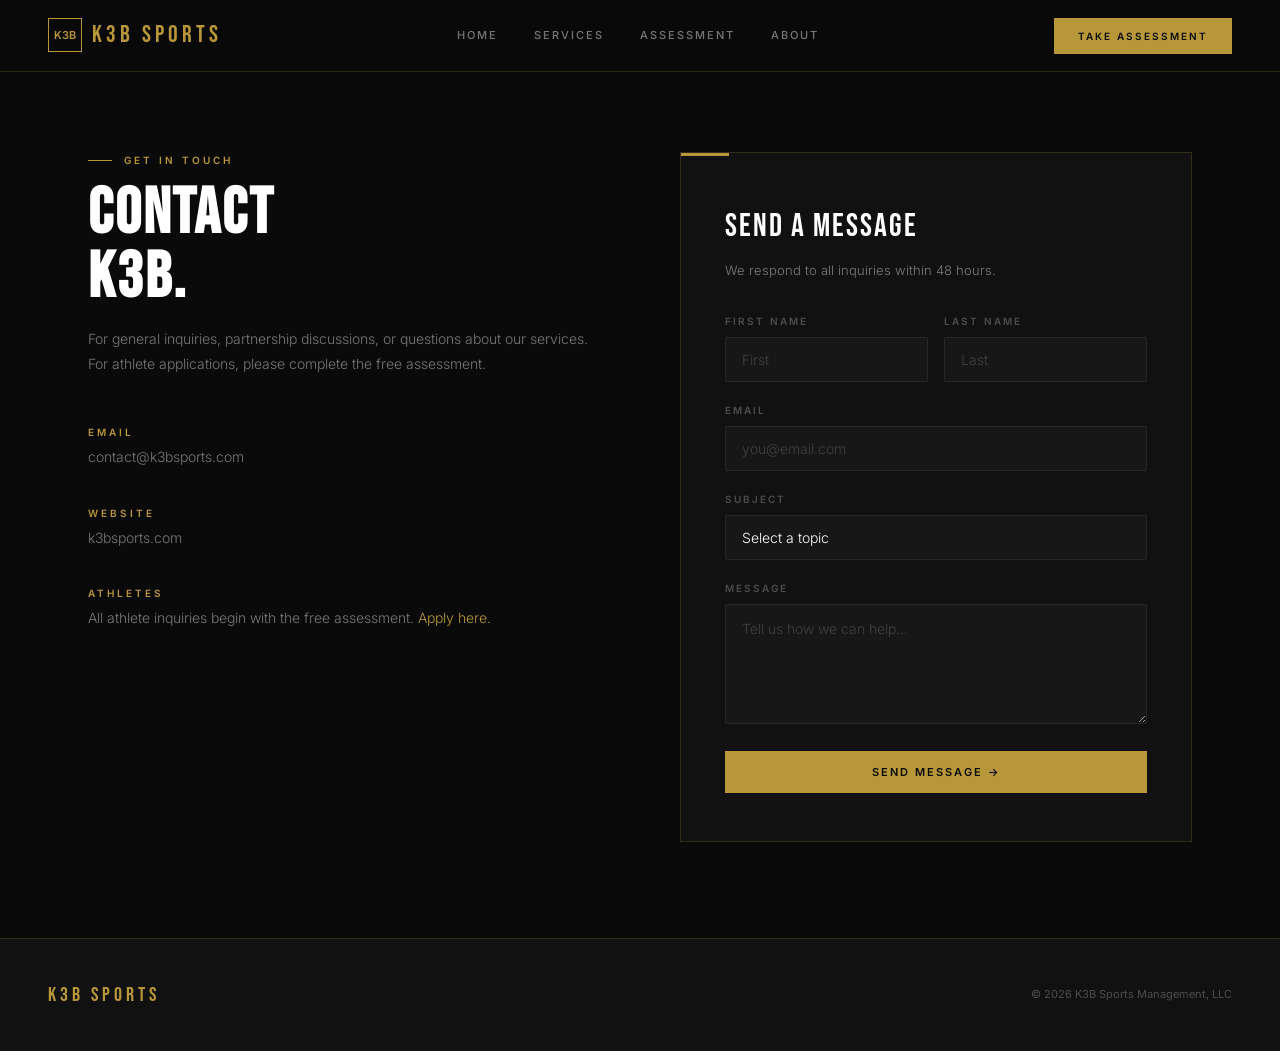
<file: pages/contact.html>
<!DOCTYPE html>
<html lang="en">
<head>
  <meta charset="UTF-8">
  <meta name="viewport" content="width=device-width, initial-scale=1.0">
  <title>Contact — K3B Sports Management</title>
  <link rel="stylesheet" href="/css/global.css">
  <style>
    .contact-layout { display:grid; grid-template-columns:1fr 1fr; gap:80px; align-items:start; padding:80px 0 96px; }
    .contact-form-card {
      background:var(--dark); border:1px solid var(--border-gold);
      padding:48px 44px; position:relative;
    }
    .contact-form-card::before {
      content:''; position:absolute; top:0; left:0;
      width:48px; height:3px; background:var(--gold);
    }
    .success-state {
      text-align:center; padding:40px 0; display:none;
    }
    .success-state.visible { display:block; }
    .success-icon {
      width:56px; height:56px; border-radius:50%;
      background:rgba(76,175,80,0.1); border:1px solid rgba(76,175,80,0.3);
      display:flex; align-items:center; justify-content:center;
      margin:0 auto 20px; font-size:22px; color:var(--success);
    }
    .info-block { margin-bottom:36px; }
    .info-label {
      font-size:10px; font-weight:600; letter-spacing:3px;
      text-transform:uppercase; color:var(--gold); margin-bottom:6px;
    }
    .info-val { font-size:14px; color:var(--text-muted); font-weight:300; }
  </style>
</head>
<body>
<nav class="nav">
  <a href="/index.html" class="nav-logo"><div class="nav-logo-mark">K3B</div>K3B SPORTS</a>
  <div class="nav-links">
    <a href="/index.html">Home</a>
    <a href="/pages/services.html">Services</a>
    <a href="/pages/assessment.html">Assessment</a>
    <a href="/pages/about.html">About</a>
  </div>
  <div class="nav-actions">
    <a href="/pages/assessment.html" class="btn btn-gold btn-sm">Take Assessment</a>
  </div>
</nav>

<div class="container">
  <div class="contact-layout">
    <div>
      <div class="section-tag">Get in Touch</div>
      <h1 class="section-title">Contact<br>K3B.</h1>
      <p class="section-desc" style="margin-bottom:48px;">For general inquiries, partnership discussions, or questions about our services. For athlete applications, please complete the free assessment.</p>

      <div class="info-block">
        <div class="info-label">Email</div>
        <div class="info-val">contact@k3bsports.com</div>
      </div>
      <div class="info-block">
        <div class="info-label">Website</div>
        <div class="info-val">k3bsports.com</div>
      </div>
      <div class="info-block">
        <div class="info-label">Athletes</div>
        <div class="info-val">All athlete inquiries begin with the free assessment. <a href="/pages/assessment.html" style="color:var(--gold);">Apply here.</a></div>
      </div>
    </div>

    <div class="contact-form-card">
      <div id="contactForm">
        <div style="font-family:var(--font-display); font-size:32px; letter-spacing:2px; margin-bottom:8px;">Send a Message</div>
        <p style="font-size:13px; color:var(--text-muted); margin-bottom:32px;">We respond to all inquiries within 48 hours.</p>
        <div class="form-row">
          <div class="form-group">
            <label class="form-label">First Name</label>
            <input class="form-input" type="text" id="cfFirst" placeholder="First">
          </div>
          <div class="form-group">
            <label class="form-label">Last Name</label>
            <input class="form-input" type="text" id="cfLast" placeholder="Last">
          </div>
        </div>
        <div class="form-group">
          <label class="form-label">Email</label>
          <input class="form-input" type="email" id="cfEmail" placeholder="you@email.com">
        </div>
        <div class="form-group">
          <label class="form-label">Subject</label>
          <select class="form-select" id="cfSubject">
            <option value="">Select a topic</option>
            <option>General Inquiry</option>
            <option>Partnership / Business</option>
            <option>Media / Press</option>
            <option>Athlete Application Question</option>
            <option>Other</option>
          </select>
        </div>
        <div class="form-group">
          <label class="form-label">Message</label>
          <textarea class="form-textarea" id="cfMessage" placeholder="Tell us how we can help..." style="min-height:120px;"></textarea>
        </div>
        <button class="btn btn-gold btn-full" onclick="submitContact()">Send Message →</button>
      </div>
      <div class="success-state" id="successState">
        <div class="success-icon">✓</div>
        <div style="font-family:var(--font-display); font-size:28px; letter-spacing:2px; margin-bottom:10px;">Message Sent</div>
        <p style="font-size:13px; color:var(--text-muted);">Thank you for reaching out. The K3B team will be in touch within 48 hours.</p>
      </div>
    </div>
  </div>
</div>

<footer style="background:var(--dark); padding:40px 48px; border-top:1px solid var(--border-gold); display:flex; justify-content:space-between; align-items:center;">
  <a href="/index.html" style="font-family:var(--font-display); font-size:20px; letter-spacing:4px; color:var(--gold);">K3B Sports</a>
  <span style="font-size:11px; color:var(--text-dim);">© 2026 K3B Sports Management, LLC</span>
</footer>

<script src="/js/k3b.js"></script>
<script>
function submitContact() {
  const first = document.getElementById('cfFirst').value.trim();
  const email = document.getElementById('cfEmail').value.trim();
  const msg = document.getElementById('cfMessage').value.trim();
  if (!first || !email || !msg) { K3B.notify.show('Please fill in all required fields', 'error'); return; }
  document.getElementById('contactForm').style.display = 'none';
  document.getElementById('successState').classList.add('visible');
}
</script>
</body>
</html>
</file>
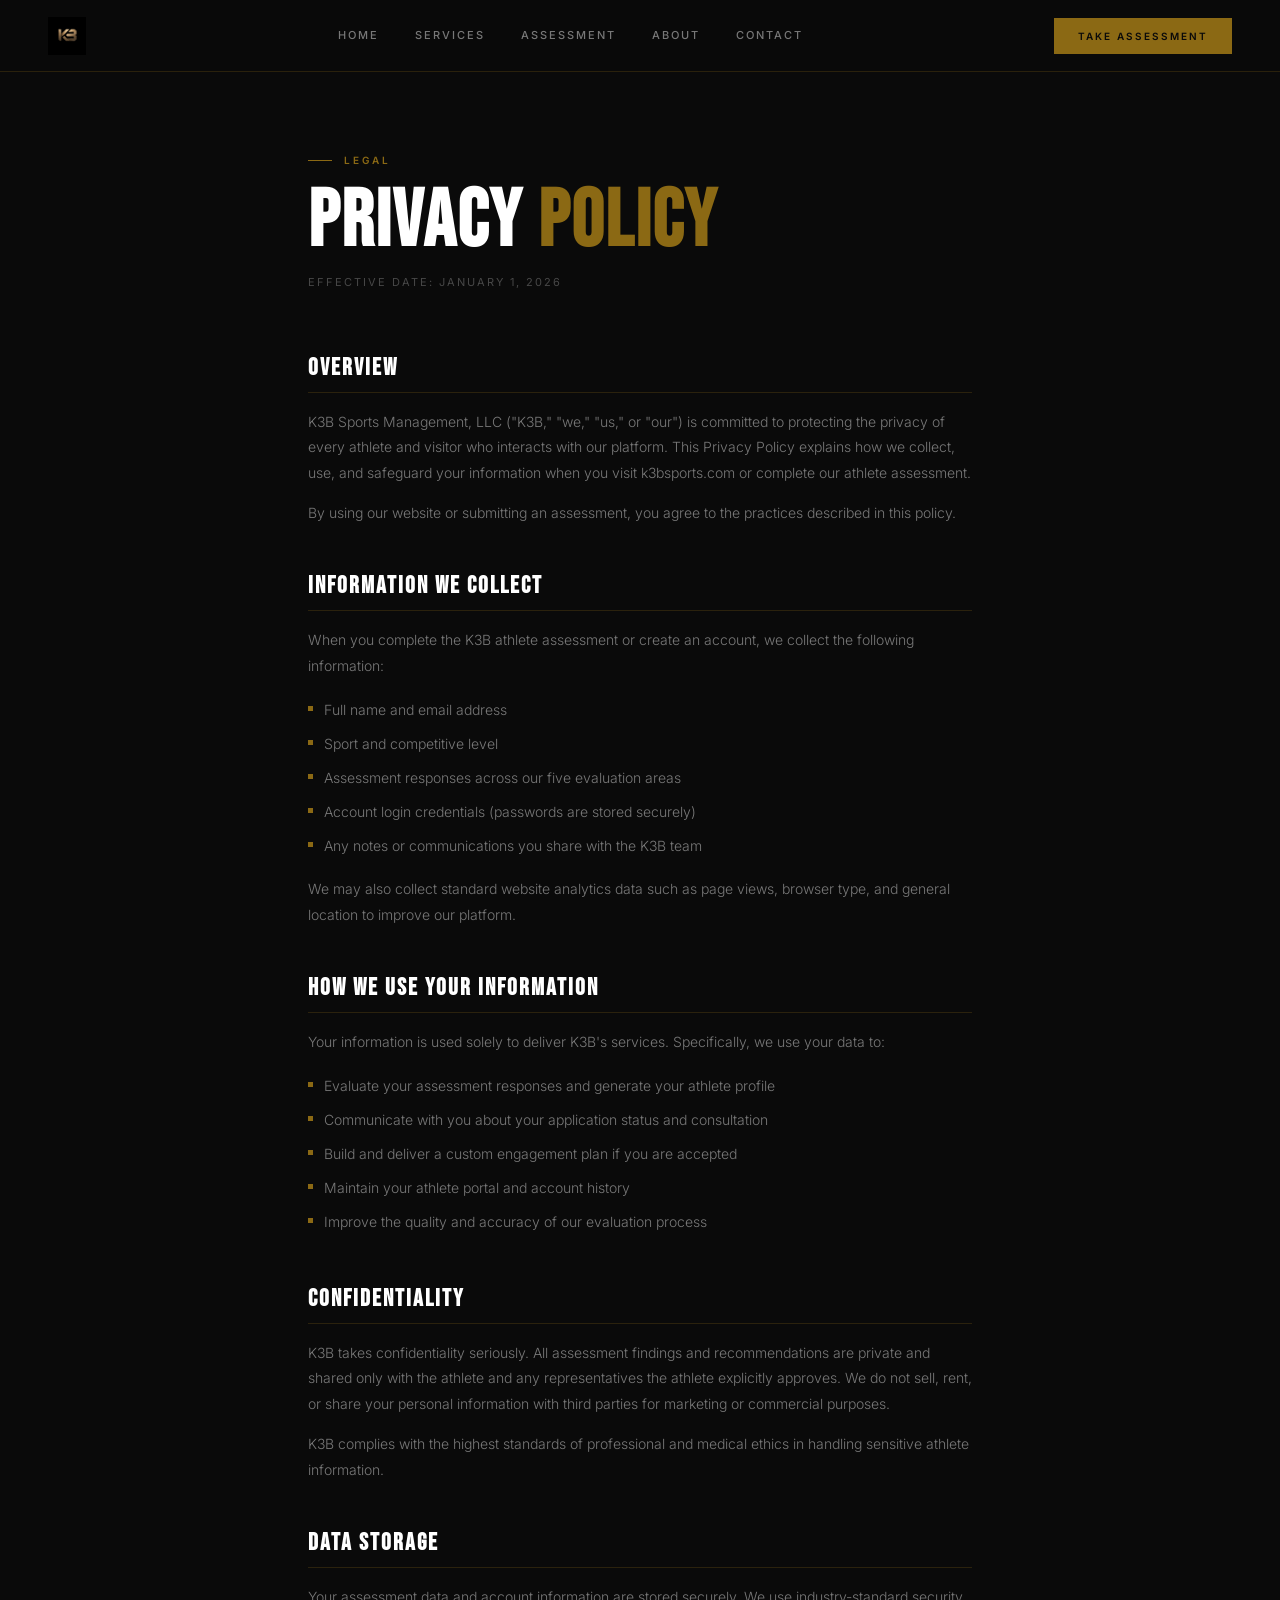
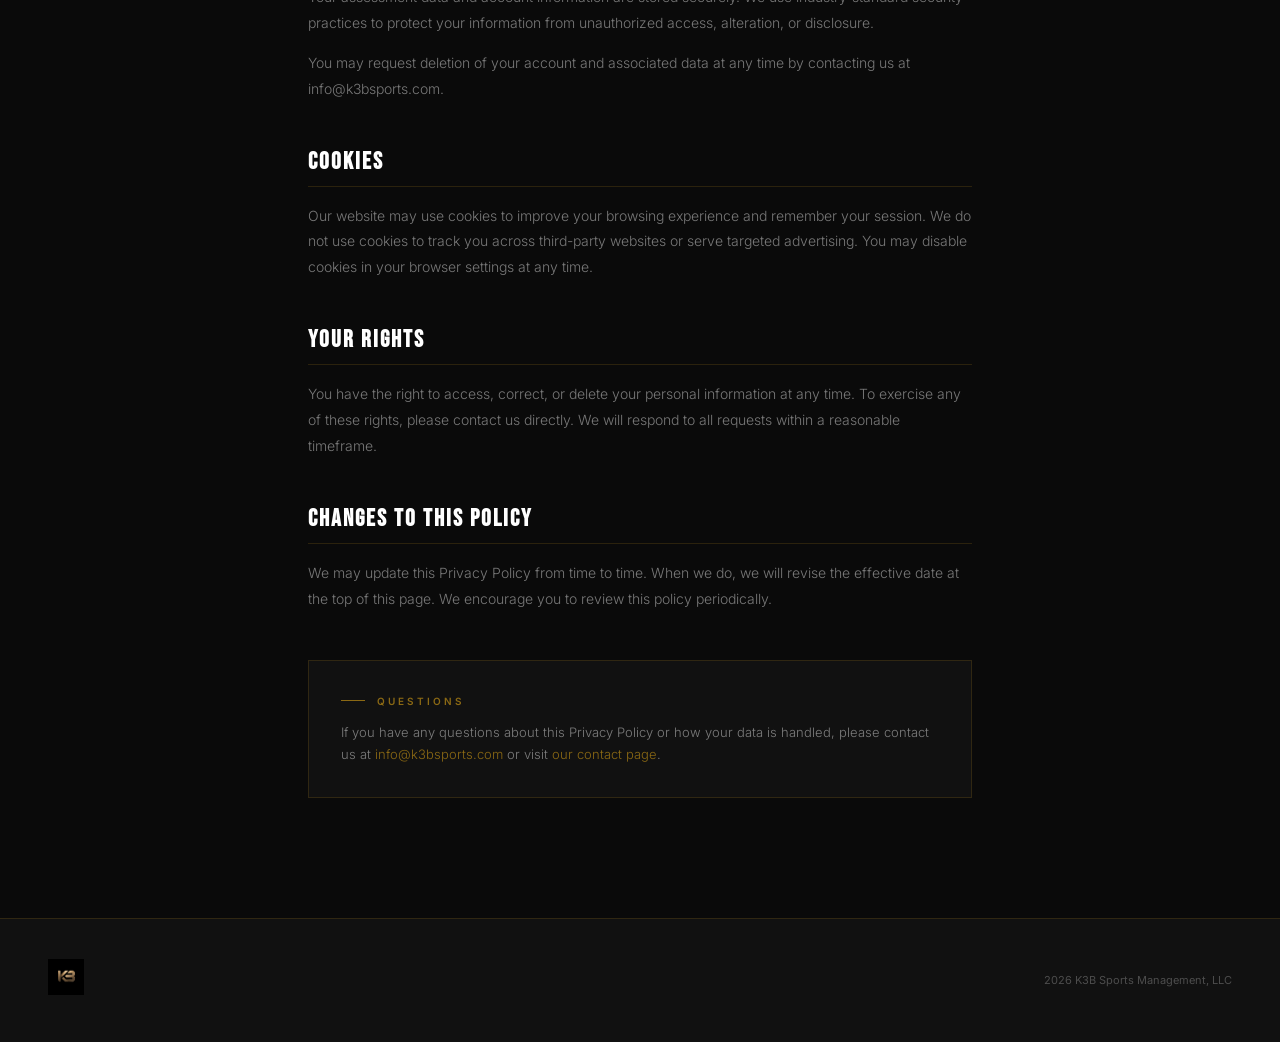
<file: pages/privacy.html>
<!DOCTYPE html>
<html lang="en">
<head>
  <meta charset="UTF-8">
  <meta name="viewport" content="width=device-width, initial-scale=1.0">
  <title>Privacy Policy — K3B Sports Management</title>
  <link rel="stylesheet" href="/css/global.css">
  <style>
    :root { --gold: #8B6914; --gold-light: #A07D1C; --border-gold: rgba(139,105,20,0.25); --gold-dim: rgba(139,105,20,0.1); }
    .policy-wrap { max-width: 760px; margin: 0 auto; padding: 80px 48px 120px; }
    .policy-title { font-family: var(--font-display); font-size: clamp(48px, 7vw, 80px); letter-spacing: 2px; line-height: 1; margin-bottom: 12px; }
    .policy-title em { color: var(--gold); font-style: normal; }
    .policy-date { font-size: 11px; letter-spacing: 2px; text-transform: uppercase; color: var(--text-dim); margin-bottom: 64px; display: block; }
    .policy-section { margin-bottom: 48px; }
    .policy-section h2 { font-family: var(--font-display); font-size: 24px; letter-spacing: 2px; color: var(--text); margin-bottom: 16px; padding-bottom: 12px; border-bottom: 1px solid var(--border-gold); }
    .policy-section p { font-size: 14px; font-weight: 300; color: var(--text-muted); line-height: 1.85; margin-bottom: 14px; }
    .policy-section ul { list-style: none; margin: 0 0 14px 0; }
    .policy-section ul li { font-size: 14px; font-weight: 300; color: var(--text-muted); line-height: 1.85; padding: 4px 0 4px 16px; position: relative; }
    .policy-section ul li::before { content: ''; position: absolute; left: 0; top: 13px; width: 5px; height: 5px; background: var(--gold); }
    .contact-block { background: var(--dark); border: 1px solid var(--border-gold); padding: 32px; margin-top: 48px; }
    .contact-block p { font-size: 13px; color: var(--text-muted); font-weight: 300; line-height: 1.7; margin: 0; }
    .contact-block a { color: var(--gold); }
  </style>
</head>
<body>

<nav class="nav">
  <a href="/index.html" class="nav-logo">
    <img src="/K3B LOGO OFFICIAL.png" alt="K3B Sports" style="height:38px; width:auto;">
  </a>
  <div class="nav-links">
    <a href="/index.html">Home</a>
    <a href="/pages/services.html">Services</a>
    <a href="/pages/assessment.html">Assessment</a>
    <a href="/pages/about.html">About</a>
    <a href="/pages/contact.html">Contact</a>
  </div>
  <div class="nav-actions">
    <a href="/pages/assessment.html" class="btn btn-gold btn-sm">Take Assessment</a>
  </div>
</nav>

<div class="policy-wrap">
  <div class="section-tag">Legal</div>
  <h1 class="policy-title">Privacy <em>Policy</em></h1>
  <span class="policy-date">Effective Date: January 1, 2026</span>

  <div class="policy-section">
    <h2>Overview</h2>
    <p>K3B Sports Management, LLC ("K3B," "we," "us," or "our") is committed to protecting the privacy of every athlete and visitor who interacts with our platform. This Privacy Policy explains how we collect, use, and safeguard your information when you visit k3bsports.com or complete our athlete assessment.</p>
    <p>By using our website or submitting an assessment, you agree to the practices described in this policy.</p>
  </div>

  <div class="policy-section">
    <h2>Information We Collect</h2>
    <p>When you complete the K3B athlete assessment or create an account, we collect the following information:</p>
    <ul>
      <li>Full name and email address</li>
      <li>Sport and competitive level</li>
      <li>Assessment responses across our five evaluation areas</li>
      <li>Account login credentials (passwords are stored securely)</li>
      <li>Any notes or communications you share with the K3B team</li>
    </ul>
    <p>We may also collect standard website analytics data such as page views, browser type, and general location to improve our platform.</p>
  </div>

  <div class="policy-section">
    <h2>How We Use Your Information</h2>
    <p>Your information is used solely to deliver K3B's services. Specifically, we use your data to:</p>
    <ul>
      <li>Evaluate your assessment responses and generate your athlete profile</li>
      <li>Communicate with you about your application status and consultation</li>
      <li>Build and deliver a custom engagement plan if you are accepted</li>
      <li>Maintain your athlete portal and account history</li>
      <li>Improve the quality and accuracy of our evaluation process</li>
    </ul>
  </div>

  <div class="policy-section">
    <h2>Confidentiality</h2>
    <p>K3B takes confidentiality seriously. All assessment findings and recommendations are private and shared only with the athlete and any representatives the athlete explicitly approves. We do not sell, rent, or share your personal information with third parties for marketing or commercial purposes.</p>
    <p>K3B complies with the highest standards of professional and medical ethics in handling sensitive athlete information.</p>
  </div>

  <div class="policy-section">
    <h2>Data Storage</h2>
    <p>Your assessment data and account information are stored securely. We use industry-standard security practices to protect your information from unauthorized access, alteration, or disclosure.</p>
    <p>You may request deletion of your account and associated data at any time by contacting us at info@k3bsports.com.</p>
  </div>

  <div class="policy-section">
    <h2>Cookies</h2>
    <p>Our website may use cookies to improve your browsing experience and remember your session. We do not use cookies to track you across third-party websites or serve targeted advertising. You may disable cookies in your browser settings at any time.</p>
  </div>

  <div class="policy-section">
    <h2>Your Rights</h2>
    <p>You have the right to access, correct, or delete your personal information at any time. To exercise any of these rights, please contact us directly. We will respond to all requests within a reasonable timeframe.</p>
  </div>

  <div class="policy-section">
    <h2>Changes to This Policy</h2>
    <p>We may update this Privacy Policy from time to time. When we do, we will revise the effective date at the top of this page. We encourage you to review this policy periodically.</p>
  </div>

  <div class="contact-block">
    <div class="section-tag" style="margin-bottom:12px;">Questions</div>
    <p>If you have any questions about this Privacy Policy or how your data is handled, please contact us at <a href="mailto:info@k3bsports.com">info@k3bsports.com</a> or visit <a href="/pages/contact.html">our contact page</a>.</p>
  </div>
</div>

<footer style="background:var(--dark); padding:40px 48px; border-top:1px solid var(--border-gold); display:flex; justify-content:space-between; align-items:center;">
  <a href="/index.html"><img src="/K3B LOGO OFFICIAL.png" alt="K3B Sports" style="height:36px; width:auto;"></a>
  <span style="font-size:11px; color:var(--text-dim);">2026 K3B Sports Management, LLC</span>
</footer>

<script src="/js/k3b.js"></script>
</body>
</html>
</file>
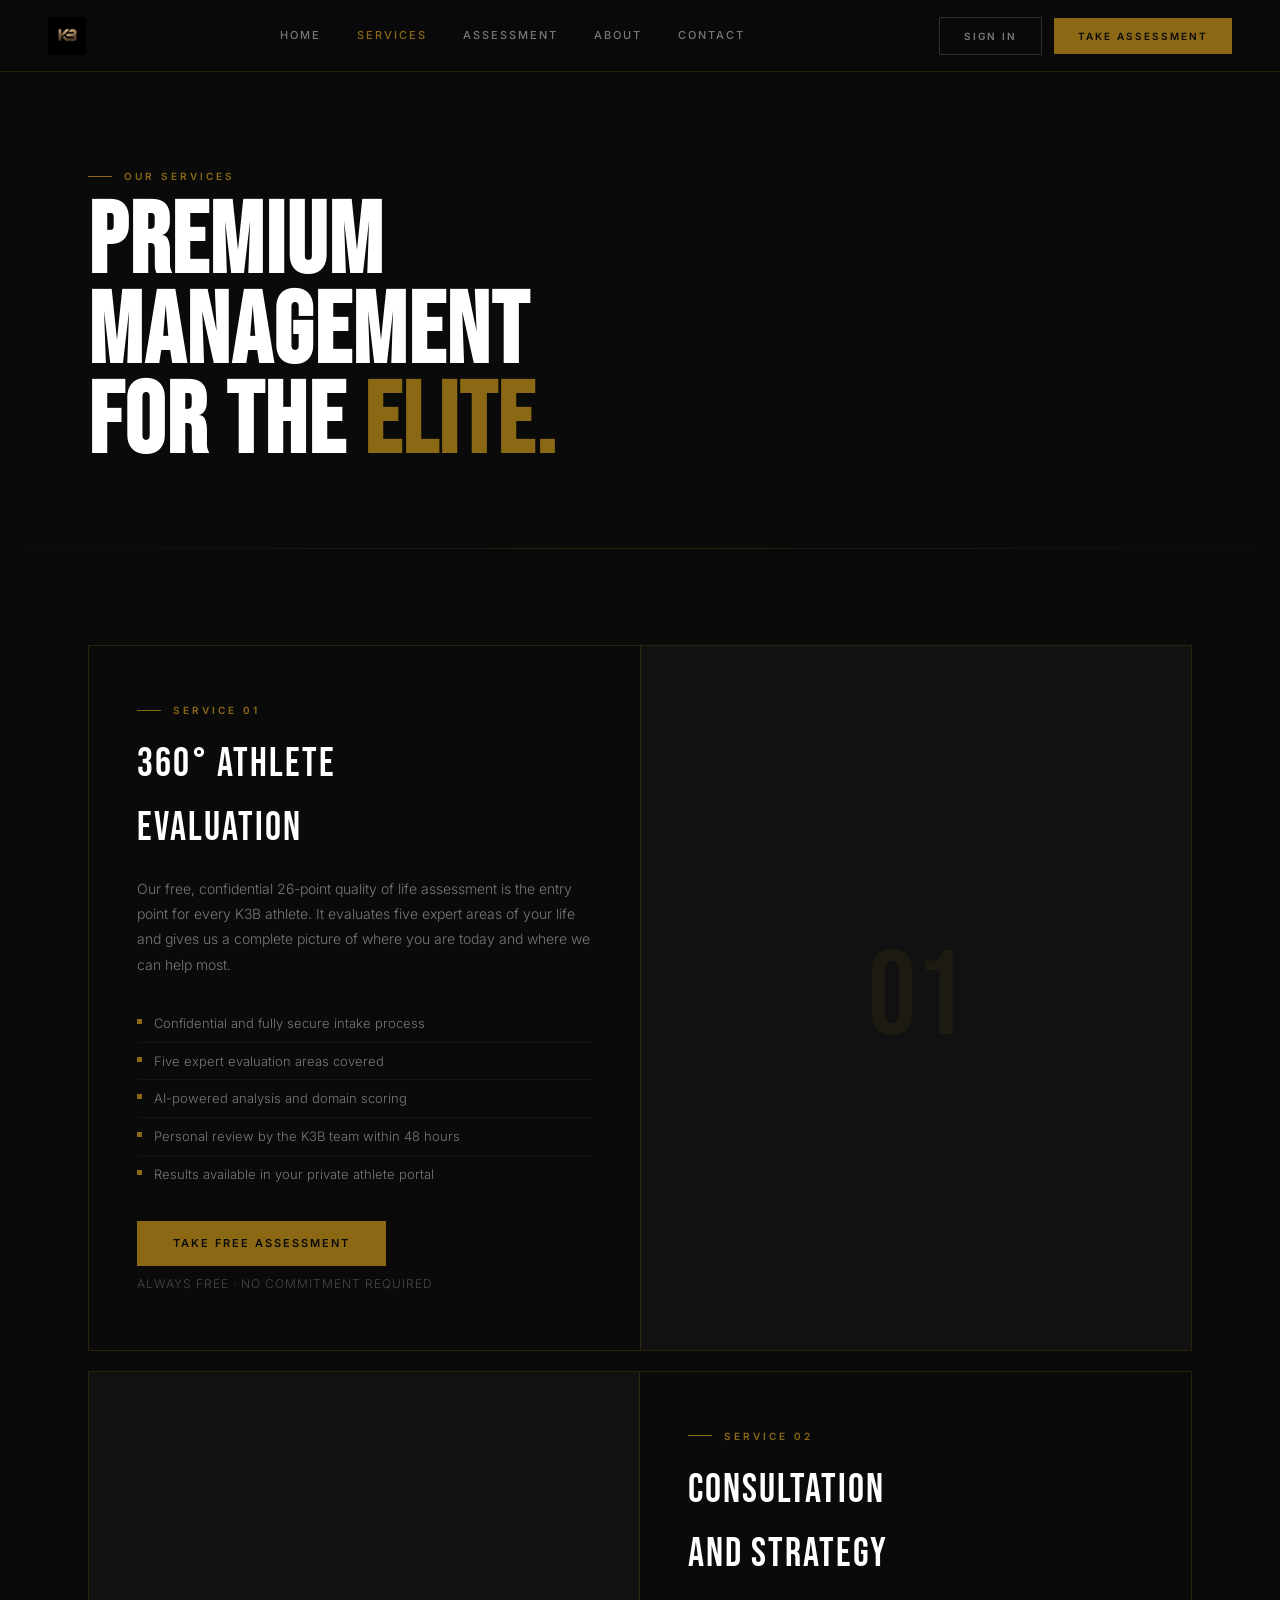
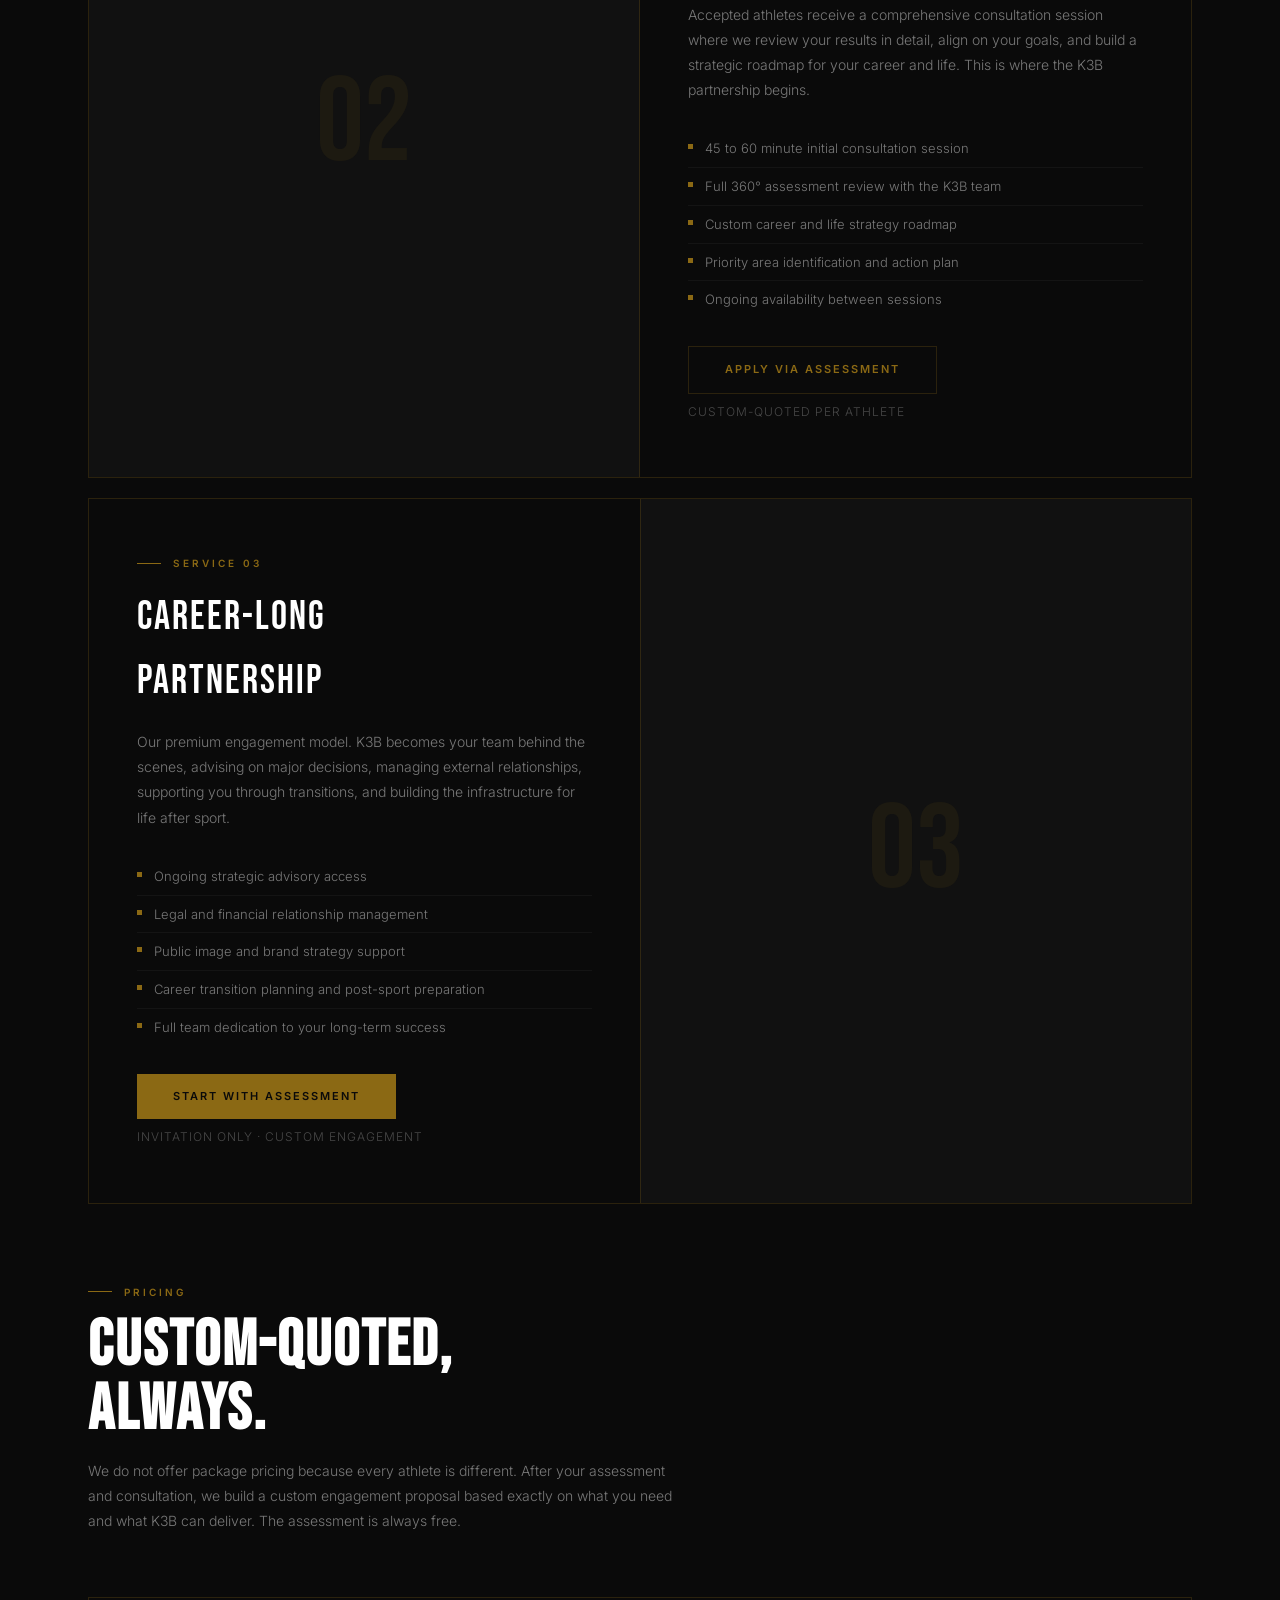
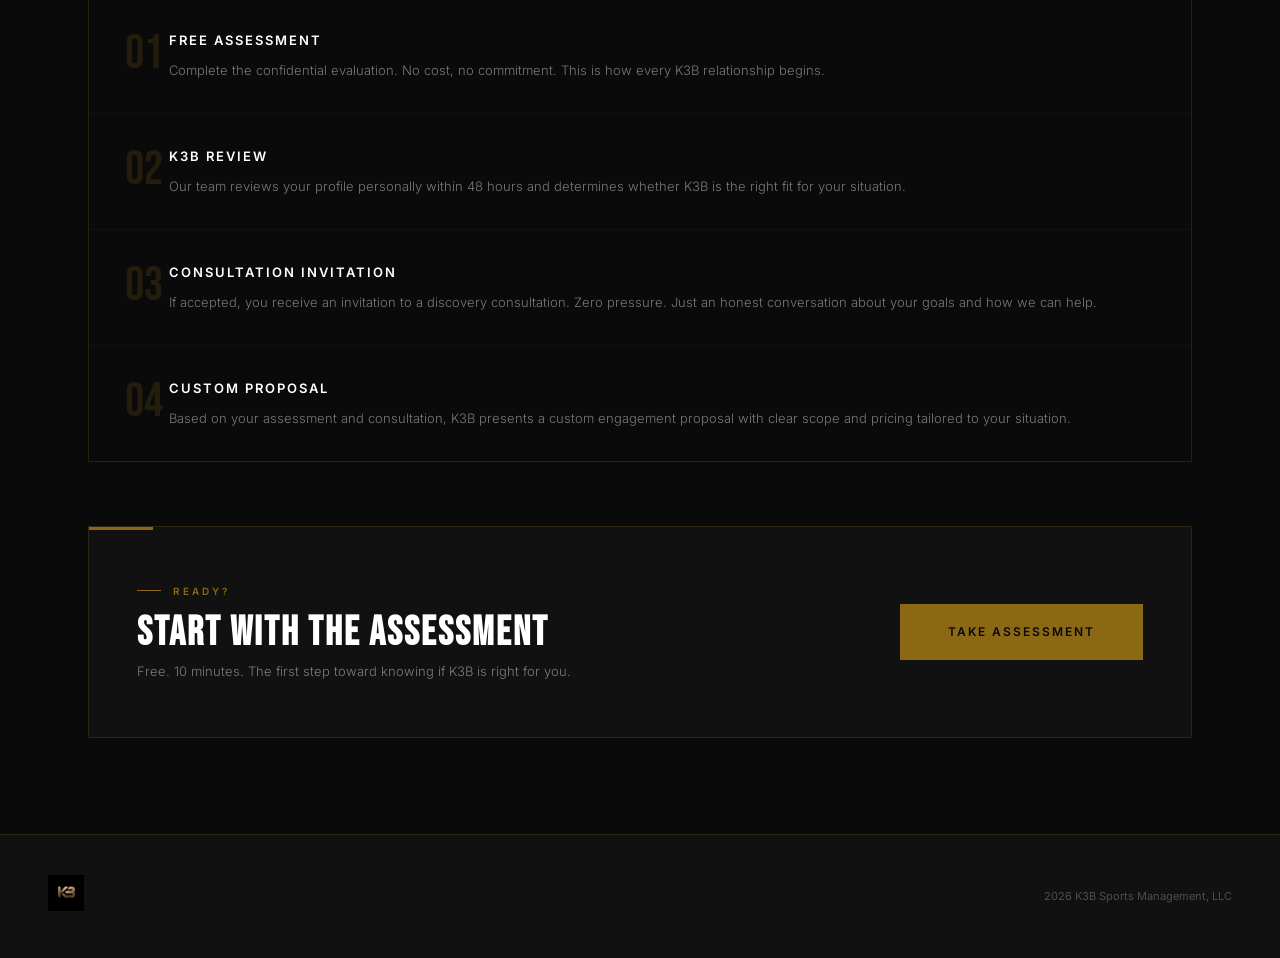
<file: pages/services.html>
<!DOCTYPE html>
<html lang="en">
<head>
  <meta charset="UTF-8">
  <meta name="viewport" content="width=device-width, initial-scale=1.0">
  <title>Services — K3B Sports Management</title>
  <link rel="stylesheet" href="/css/global.css">
  <style>
    :root { --gold: #8B6914; --gold-light: #A07D1C; --gold-pale: #C4A44A; --border-gold: rgba(139,105,20,0.25); --gold-dim: rgba(139,105,20,0.1); }
    .services-hero { padding: 96px 0 80px; }
    .services-hero h1 { font-family:var(--font-display); font-size:clamp(56px,8vw,100px); letter-spacing:2px; line-height:0.9; }
    .services-hero h1 em { color:var(--gold); font-style:normal; }
    .service-row { display:grid; grid-template-columns:1fr 1fr; gap:0; border:1px solid var(--border-gold); margin-bottom:20px; }
    .service-content { padding:56px 48px; }
    .service-visual { background:var(--dark); border-left:1px solid var(--border-gold); display:flex; align-items:center; justify-content:center; padding:48px; }
    .service-big-num { font-family:var(--font-display); font-size:120px; color:rgba(139,105,20,0.1); line-height:1; }
    .service-title { font-family:var(--font-display); font-size:40px; letter-spacing:2px; color:var(--text); margin-bottom:16px; }
    .service-desc { font-size:14px; font-weight:300; color:var(--text-muted); line-height:1.8; margin-bottom:28px; }
    .feature-list { list-style:none; margin-bottom:28px; }
    .feature-list li { display:flex; align-items:flex-start; gap:12px; font-size:13px; color:var(--text-muted); padding:8px 0; border-bottom:1px solid rgba(255,255,255,0.04); font-weight:300; }
    .feature-list li:last-child { border-bottom:none; }
    .feature-list li::before { content:''; width:5px; height:5px; background:var(--gold); flex-shrink:0; margin-top:6px; }
    .pricing-note { font-size:12px; color:var(--text-dim); letter-spacing:1px; text-transform:uppercase; margin-top:8px; }
    .process-timeline { display:flex; flex-direction:column; gap:0; border:1px solid var(--border-gold); margin-top:64px; }
    .timeline-row { display:grid; grid-template-columns:80px 1fr; border-bottom:1px solid rgba(139,105,20,0.08); padding:32px 36px 32px 0; }
    .timeline-row:last-child { border-bottom:none; }
    .timeline-num { font-family:var(--font-display); font-size:48px; color:rgba(139,105,20,0.2); line-height:1; padding-left:36px; }
    .timeline-content-title { font-size:13px; font-weight:600; letter-spacing:2px; text-transform:uppercase; color:var(--text); margin-bottom:8px; }
    .timeline-content-desc { font-size:13px; font-weight:300; color:var(--text-muted); line-height:1.7; }
    .cta-row { background:var(--dark); border:1px solid var(--border-gold); padding:56px 48px; margin-top:64px; display:flex; align-items:center; justify-content:space-between; position:relative; }
    .cta-row::before { content:''; position:absolute; top:0; left:0; width:64px; height:3px; background:var(--gold); }
  </style>
</head>
<body>

<nav class="nav">
  <a href="/index.html" class="nav-logo">
    <img src="/K3B LOGO OFFICIAL.png" alt="K3B Sports" style="height:38px; width:auto;">
  </a>
  <div class="nav-links">
    <a href="/index.html">Home</a>
    <a href="/pages/services.html" class="active">Services</a>
    <a href="/pages/assessment.html">Assessment</a>
    <a href="/pages/about.html">About</a>
    <a href="/pages/contact.html">Contact</a>
  </div>
  <div class="nav-actions" id="navActions">
    <a href="/athlete/login.html" class="btn btn-outline btn-sm">Sign In</a>
    <a href="/pages/assessment.html" class="btn btn-gold btn-sm">Take Assessment</a>
  </div>
</nav>

<section class="services-hero">
  <div class="container">
    <div class="section-tag">Our Services</div>
    <h1>Premium<br>Management<br>for the <em>Elite.</em></h1>
  </div>
</section>

<div class="divider-gold"></div>

<section class="section">
  <div class="container">

    <div class="service-row">
      <div class="service-content">
        <div class="section-tag">Service 01</div>
        <div class="service-title">360° Athlete<br>Evaluation</div>
        <p class="service-desc">Our free, confidential 26-point quality of life assessment is the entry point for every K3B athlete. It evaluates five expert areas of your life and gives us a complete picture of where you are today and where we can help most.</p>
        <ul class="feature-list">
          <li>Confidential and fully secure intake process</li>
          <li>Five expert evaluation areas covered</li>
          <li>AI-powered analysis and domain scoring</li>
          <li>Personal review by the K3B team within 48 hours</li>
          <li>Results available in your private athlete portal</li>
        </ul>
        <a href="/pages/assessment.html" class="btn btn-gold">Take Free Assessment</a>
        <p class="pricing-note">Always free · No commitment required</p>
      </div>
      <div class="service-visual"><div class="service-big-num">01</div></div>
    </div>

    <div class="service-row">
      <div class="service-visual" style="border-left:none; border-right:1px solid var(--border-gold);">
        <div class="service-big-num">02</div>
      </div>
      <div class="service-content">
        <div class="section-tag">Service 02</div>
        <div class="service-title">Consultation<br>and Strategy</div>
        <p class="service-desc">Accepted athletes receive a comprehensive consultation session where we review your results in detail, align on your goals, and build a strategic roadmap for your career and life. This is where the K3B partnership begins.</p>
        <ul class="feature-list">
          <li>45 to 60 minute initial consultation session</li>
          <li>Full 360° assessment review with the K3B team</li>
          <li>Custom career and life strategy roadmap</li>
          <li>Priority area identification and action plan</li>
          <li>Ongoing availability between sessions</li>
        </ul>
        <a href="/pages/assessment.html" class="btn btn-ghost">Apply via Assessment</a>
        <p class="pricing-note">Custom-quoted per athlete</p>
      </div>
    </div>

    <div class="service-row">
      <div class="service-content">
        <div class="section-tag">Service 03</div>
        <div class="service-title">Career-Long<br>Partnership</div>
        <p class="service-desc">Our premium engagement model. K3B becomes your team behind the scenes, advising on major decisions, managing external relationships, supporting you through transitions, and building the infrastructure for life after sport.</p>
        <ul class="feature-list">
          <li>Ongoing strategic advisory access</li>
          <li>Legal and financial relationship management</li>
          <li>Public image and brand strategy support</li>
          <li>Career transition planning and post-sport preparation</li>
          <li>Full team dedication to your long-term success</li>
        </ul>
        <a href="/pages/assessment.html" class="btn btn-gold">Start with Assessment</a>
        <p class="pricing-note">Invitation only · Custom engagement</p>
      </div>
      <div class="service-visual"><div class="service-big-num">03</div></div>
    </div>

    <div class="section-tag" style="margin-top:80px;">Pricing</div>
    <h2 class="section-title">Custom-Quoted,<br>Always.</h2>
    <p class="section-desc" style="max-width:600px;">We do not offer package pricing because every athlete is different. After your assessment and consultation, we build a custom engagement proposal based exactly on what you need and what K3B can deliver. The assessment is always free.</p>

    <div class="process-timeline">
      <div class="timeline-row">
        <div class="timeline-num">01</div>
        <div>
          <div class="timeline-content-title">Free Assessment</div>
          <p class="timeline-content-desc">Complete the confidential evaluation. No cost, no commitment. This is how every K3B relationship begins.</p>
        </div>
      </div>
      <div class="timeline-row">
        <div class="timeline-num">02</div>
        <div>
          <div class="timeline-content-title">K3B Review</div>
          <p class="timeline-content-desc">Our team reviews your profile personally within 48 hours and determines whether K3B is the right fit for your situation.</p>
        </div>
      </div>
      <div class="timeline-row">
        <div class="timeline-num">03</div>
        <div>
          <div class="timeline-content-title">Consultation Invitation</div>
          <p class="timeline-content-desc">If accepted, you receive an invitation to a discovery consultation. Zero pressure. Just an honest conversation about your goals and how we can help.</p>
        </div>
      </div>
      <div class="timeline-row">
        <div class="timeline-num">04</div>
        <div>
          <div class="timeline-content-title">Custom Proposal</div>
          <p class="timeline-content-desc">Based on your assessment and consultation, K3B presents a custom engagement proposal with clear scope and pricing tailored to your situation.</p>
        </div>
      </div>
    </div>

    <div class="cta-row">
      <div>
        <div class="section-tag">Ready?</div>
        <h3 style="font-family:var(--font-display); font-size:40px; letter-spacing:2px; margin-bottom:8px;">Start with the Assessment</h3>
        <p style="font-size:13px; color:var(--text-muted);">Free. 10 minutes. The first step toward knowing if K3B is right for you.</p>
      </div>
      <a href="/pages/assessment.html" class="btn btn-gold btn-lg">Take Assessment</a>
    </div>

  </div>
</section>

<footer style="background:var(--dark); padding:40px 48px; border-top:1px solid var(--border-gold); display:flex; justify-content:space-between; align-items:center;">
  <a href="/index.html"><img src="/K3B LOGO OFFICIAL.png" alt="K3B Sports" style="height:36px; width:auto;"></a>
  <span style="font-size:11px; color:var(--text-dim);">2026 K3B Sports Management, LLC</span>
</footer>

<script src="/js/k3b.js"></script>
<script>
  const user = K3B.auth.getUser();
  if (user) {
    document.getElementById('navActions').innerHTML = `<a href="/athlete/portal.html" class="btn btn-outline btn-sm">My Portal</a>`;
  }
</script>
</body>
</html>
</file>
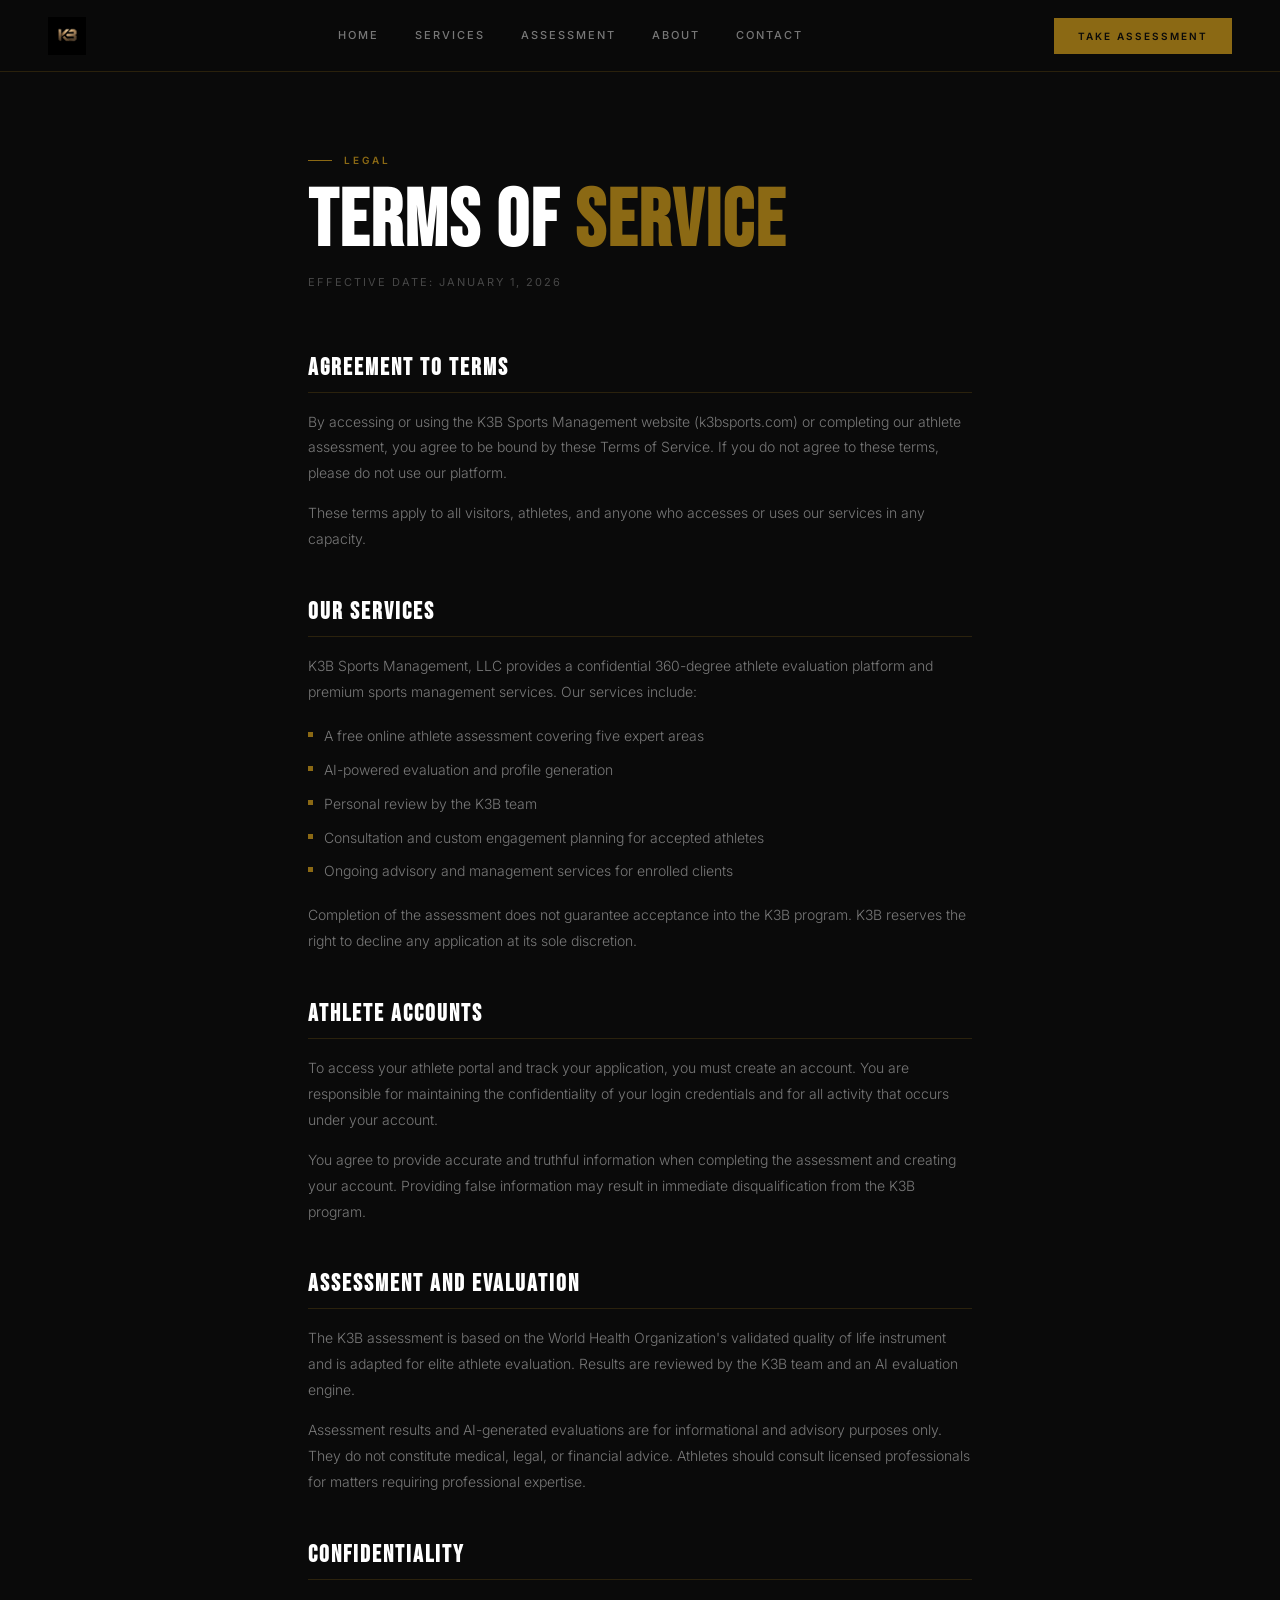
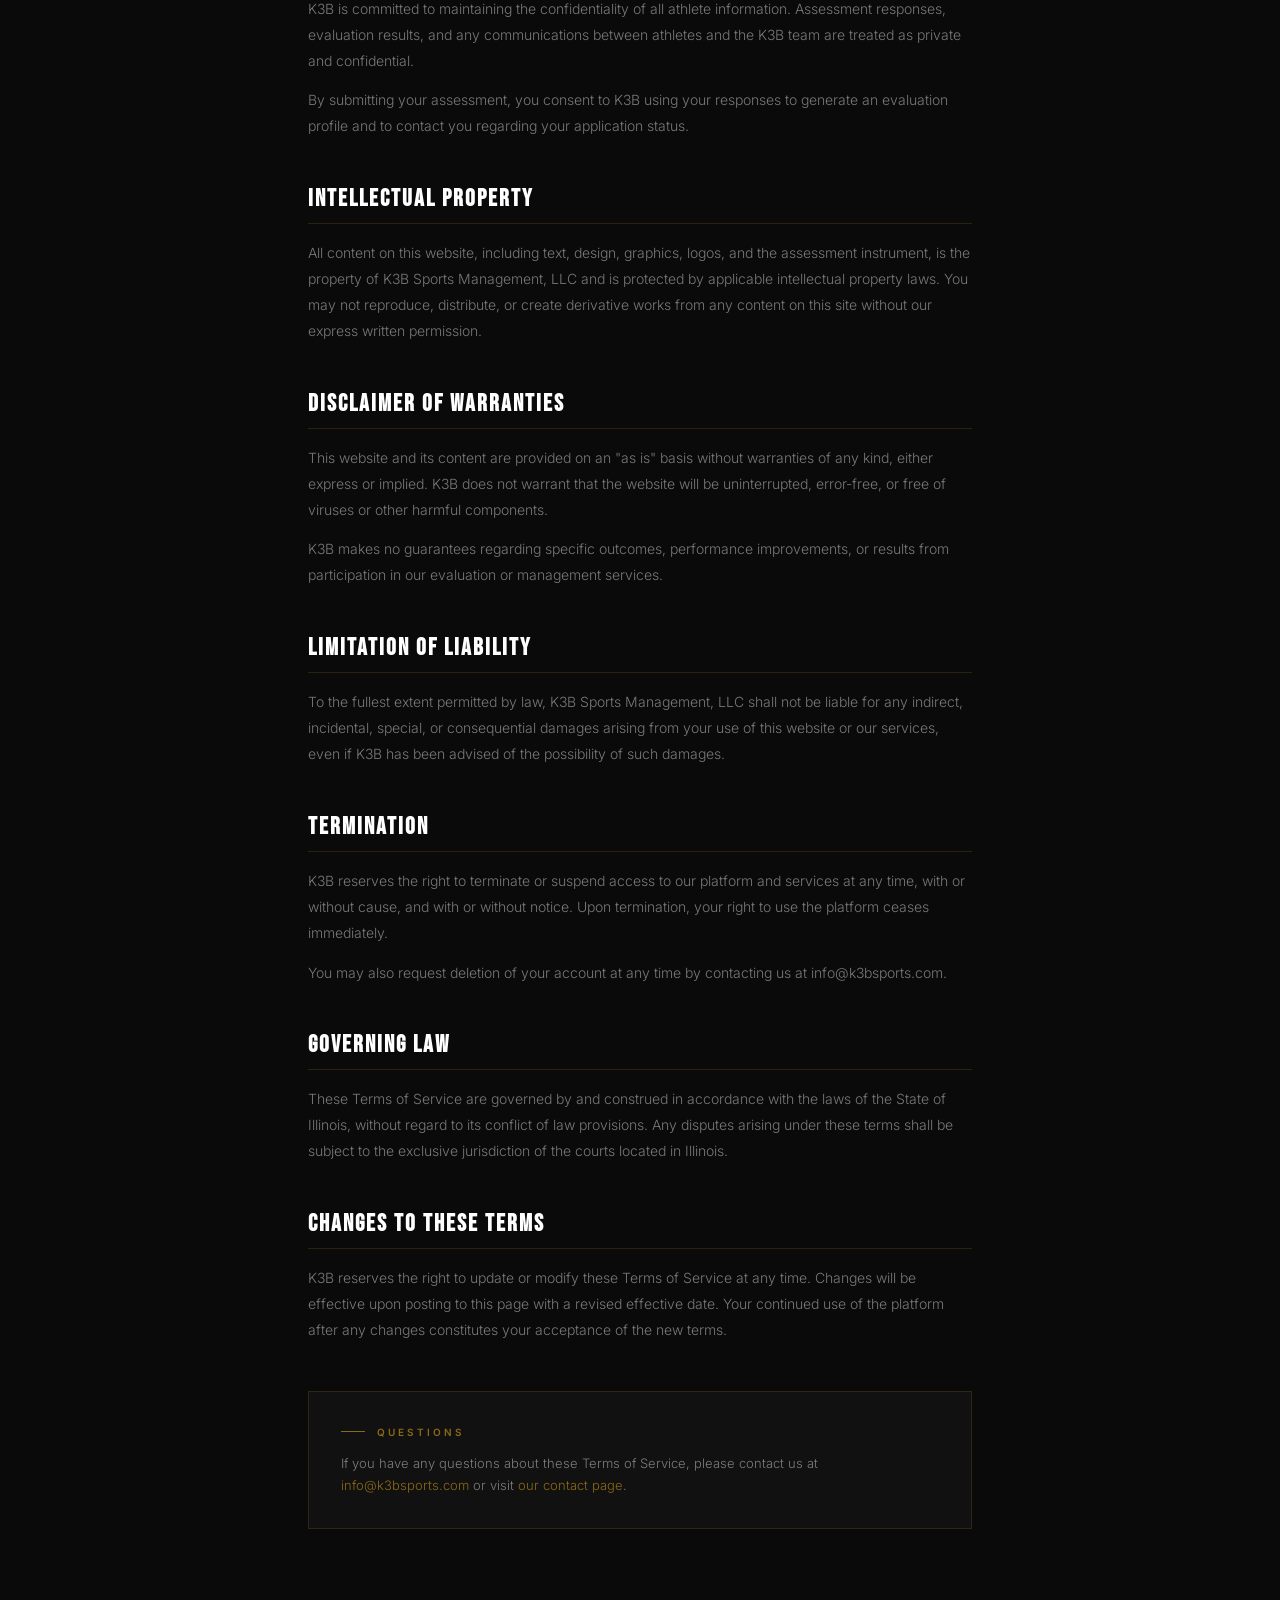
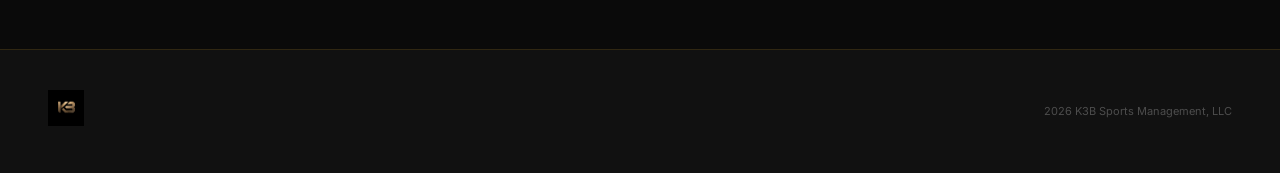
<file: pages/terms.html>
<!DOCTYPE html>
<html lang="en">
<head>
  <meta charset="UTF-8">
  <meta name="viewport" content="width=device-width, initial-scale=1.0">
  <title>Terms of Service — K3B Sports Management</title>
  <link rel="stylesheet" href="/css/global.css">
  <style>
    :root { --gold: #8B6914; --gold-light: #A07D1C; --border-gold: rgba(139,105,20,0.25); --gold-dim: rgba(139,105,20,0.1); }
    .policy-wrap { max-width: 760px; margin: 0 auto; padding: 80px 48px 120px; }
    .policy-title { font-family: var(--font-display); font-size: clamp(48px, 7vw, 80px); letter-spacing: 2px; line-height: 1; margin-bottom: 12px; }
    .policy-title em { color: var(--gold); font-style: normal; }
    .policy-date { font-size: 11px; letter-spacing: 2px; text-transform: uppercase; color: var(--text-dim); margin-bottom: 64px; display: block; }
    .policy-section { margin-bottom: 48px; }
    .policy-section h2 { font-family: var(--font-display); font-size: 24px; letter-spacing: 2px; color: var(--text); margin-bottom: 16px; padding-bottom: 12px; border-bottom: 1px solid var(--border-gold); }
    .policy-section p { font-size: 14px; font-weight: 300; color: var(--text-muted); line-height: 1.85; margin-bottom: 14px; }
    .policy-section ul { list-style: none; margin: 0 0 14px 0; }
    .policy-section ul li { font-size: 14px; font-weight: 300; color: var(--text-muted); line-height: 1.85; padding: 4px 0 4px 16px; position: relative; }
    .policy-section ul li::before { content: ''; position: absolute; left: 0; top: 13px; width: 5px; height: 5px; background: var(--gold); }
    .contact-block { background: var(--dark); border: 1px solid var(--border-gold); padding: 32px; margin-top: 48px; }
    .contact-block p { font-size: 13px; color: var(--text-muted); font-weight: 300; line-height: 1.7; margin: 0; }
    .contact-block a { color: var(--gold); }
  </style>
</head>
<body>

<nav class="nav">
  <a href="/index.html" class="nav-logo">
    <img src="/K3B LOGO OFFICIAL.png" alt="K3B Sports" style="height:38px; width:auto;">
  </a>
  <div class="nav-links">
    <a href="/index.html">Home</a>
    <a href="/pages/services.html">Services</a>
    <a href="/pages/assessment.html">Assessment</a>
    <a href="/pages/about.html">About</a>
    <a href="/pages/contact.html">Contact</a>
  </div>
  <div class="nav-actions">
    <a href="/pages/assessment.html" class="btn btn-gold btn-sm">Take Assessment</a>
  </div>
</nav>

<div class="policy-wrap">
  <div class="section-tag">Legal</div>
  <h1 class="policy-title">Terms of <em>Service</em></h1>
  <span class="policy-date">Effective Date: January 1, 2026</span>

  <div class="policy-section">
    <h2>Agreement to Terms</h2>
    <p>By accessing or using the K3B Sports Management website (k3bsports.com) or completing our athlete assessment, you agree to be bound by these Terms of Service. If you do not agree to these terms, please do not use our platform.</p>
    <p>These terms apply to all visitors, athletes, and anyone who accesses or uses our services in any capacity.</p>
  </div>

  <div class="policy-section">
    <h2>Our Services</h2>
    <p>K3B Sports Management, LLC provides a confidential 360-degree athlete evaluation platform and premium sports management services. Our services include:</p>
    <ul>
      <li>A free online athlete assessment covering five expert areas</li>
      <li>AI-powered evaluation and profile generation</li>
      <li>Personal review by the K3B team</li>
      <li>Consultation and custom engagement planning for accepted athletes</li>
      <li>Ongoing advisory and management services for enrolled clients</li>
    </ul>
    <p>Completion of the assessment does not guarantee acceptance into the K3B program. K3B reserves the right to decline any application at its sole discretion.</p>
  </div>

  <div class="policy-section">
    <h2>Athlete Accounts</h2>
    <p>To access your athlete portal and track your application, you must create an account. You are responsible for maintaining the confidentiality of your login credentials and for all activity that occurs under your account.</p>
    <p>You agree to provide accurate and truthful information when completing the assessment and creating your account. Providing false information may result in immediate disqualification from the K3B program.</p>
  </div>

  <div class="policy-section">
    <h2>Assessment and Evaluation</h2>
    <p>The K3B assessment is based on the World Health Organization's validated quality of life instrument and is adapted for elite athlete evaluation. Results are reviewed by the K3B team and an AI evaluation engine.</p>
    <p>Assessment results and AI-generated evaluations are for informational and advisory purposes only. They do not constitute medical, legal, or financial advice. Athletes should consult licensed professionals for matters requiring professional expertise.</p>
  </div>

  <div class="policy-section">
    <h2>Confidentiality</h2>
    <p>K3B is committed to maintaining the confidentiality of all athlete information. Assessment responses, evaluation results, and any communications between athletes and the K3B team are treated as private and confidential.</p>
    <p>By submitting your assessment, you consent to K3B using your responses to generate an evaluation profile and to contact you regarding your application status.</p>
  </div>

  <div class="policy-section">
    <h2>Intellectual Property</h2>
    <p>All content on this website, including text, design, graphics, logos, and the assessment instrument, is the property of K3B Sports Management, LLC and is protected by applicable intellectual property laws. You may not reproduce, distribute, or create derivative works from any content on this site without our express written permission.</p>
  </div>

  <div class="policy-section">
    <h2>Disclaimer of Warranties</h2>
    <p>This website and its content are provided on an "as is" basis without warranties of any kind, either express or implied. K3B does not warrant that the website will be uninterrupted, error-free, or free of viruses or other harmful components.</p>
    <p>K3B makes no guarantees regarding specific outcomes, performance improvements, or results from participation in our evaluation or management services.</p>
  </div>

  <div class="policy-section">
    <h2>Limitation of Liability</h2>
    <p>To the fullest extent permitted by law, K3B Sports Management, LLC shall not be liable for any indirect, incidental, special, or consequential damages arising from your use of this website or our services, even if K3B has been advised of the possibility of such damages.</p>
  </div>

  <div class="policy-section">
    <h2>Termination</h2>
    <p>K3B reserves the right to terminate or suspend access to our platform and services at any time, with or without cause, and with or without notice. Upon termination, your right to use the platform ceases immediately.</p>
    <p>You may also request deletion of your account at any time by contacting us at info@k3bsports.com.</p>
  </div>

  <div class="policy-section">
    <h2>Governing Law</h2>
    <p>These Terms of Service are governed by and construed in accordance with the laws of the State of Illinois, without regard to its conflict of law provisions. Any disputes arising under these terms shall be subject to the exclusive jurisdiction of the courts located in Illinois.</p>
  </div>

  <div class="policy-section">
    <h2>Changes to These Terms</h2>
    <p>K3B reserves the right to update or modify these Terms of Service at any time. Changes will be effective upon posting to this page with a revised effective date. Your continued use of the platform after any changes constitutes your acceptance of the new terms.</p>
  </div>

  <div class="contact-block">
    <div class="section-tag" style="margin-bottom:12px;">Questions</div>
    <p>If you have any questions about these Terms of Service, please contact us at <a href="mailto:info@k3bsports.com">info@k3bsports.com</a> or visit <a href="/pages/contact.html">our contact page</a>.</p>
  </div>
</div>

<footer style="background:var(--dark); padding:40px 48px; border-top:1px solid var(--border-gold); display:flex; justify-content:space-between; align-items:center;">
  <a href="/index.html"><img src="/K3B LOGO OFFICIAL.png" alt="K3B Sports" style="height:36px; width:auto;"></a>
  <span style="font-size:11px; color:var(--text-dim);">2026 K3B Sports Management, LLC</span>
</footer>

<script src="/js/k3b.js"></script>
</body>
</html>
</file>
<file: css/global.css>
@import url('https://fonts.googleapis.com/css2?family=Bebas+Neue&family=Inter:wght@300;400;500;600&display=swap');

*, *::before, *::after { margin: 0; padding: 0; box-sizing: border-box; }

:root {
  --gold: #B8973A;
  --gold-light: #D4AF55;
  --gold-pale: #E8D080;
  --gold-dim: rgba(184,151,58,0.15);
  --black: #0A0A0A;
  --dark: #111111;
  --dark2: #171717;
  --dark3: #1E1E1E;
  --border: rgba(255,255,255,0.07);
  --border-gold: rgba(184,151,58,0.2);
  --text: #FFFFFF;
  --text-muted: rgba(255,255,255,0.45);
  --text-dim: rgba(255,255,255,0.25);
  --success: #4CAF50;
  --warning: #FF9800;
  --danger: #F44336;
  --font-display: 'Bebas Neue', sans-serif;
  --font-body: 'Inter', sans-serif;
  --radius: 2px;
  --transition: 0.2s ease;
}

html { scroll-behavior: smooth; }

body {
  background: var(--black);
  color: var(--text);
  font-family: var(--font-body);
  font-size: 15px;
  line-height: 1.6;
  -webkit-font-smoothing: antialiased;
  overflow-x: hidden;
}

/* ── Typography ── */
h1, h2, h3, h4 { font-family: var(--font-display); letter-spacing: 2px; line-height: 1; }
p { font-weight: 300; }
a { text-decoration: none; color: inherit; }

.display { font-family: var(--font-display); }
.gold { color: var(--gold); }
.muted { color: var(--text-muted); }
.dim { color: var(--text-dim); }
.uppercase { text-transform: uppercase; letter-spacing: 2px; }

/* ── Layout ── */
.container { max-width: 1200px; margin: 0 auto; padding: 0 48px; }
.container-sm { max-width: 800px; margin: 0 auto; padding: 0 48px; }
.section { padding: 96px 0; }
.section-sm { padding: 64px 0; }

/* ── Section Headers ── */
.section-tag {
  font-size: 10px; font-weight: 600; letter-spacing: 3px;
  text-transform: uppercase; color: var(--gold);
  display: flex; align-items: center; gap: 12px;
  margin-bottom: 14px;
}
.section-tag::before {
  content: ''; display: block;
  width: 24px; height: 1px; background: var(--gold);
}
.section-title {
  font-family: var(--font-display);
  font-size: clamp(40px, 5vw, 68px);
  letter-spacing: 2px; color: var(--text);
  margin-bottom: 16px;
}
.section-desc {
  font-size: 14px; font-weight: 300; color: var(--text-muted);
  line-height: 1.8; max-width: 520px;
}

/* ── Buttons ── */
.btn {
  display: inline-flex; align-items: center; gap: 8px;
  font-family: var(--font-body); font-weight: 600;
  font-size: 11px; letter-spacing: 2px; text-transform: uppercase;
  padding: 14px 36px; cursor: pointer; border: none;
  transition: all var(--transition); text-decoration: none;
}
.btn-gold {
  background: var(--gold); color: var(--black);
}
.btn-gold:hover { background: var(--gold-light); transform: translateY(-1px); }

.btn-outline {
  background: transparent; color: var(--text-muted);
  border: 1px solid rgba(255,255,255,0.15);
}
.btn-outline:hover { border-color: var(--gold); color: var(--gold); }

.btn-ghost {
  background: transparent; color: var(--gold);
  border: 1px solid var(--border-gold);
}
.btn-ghost:hover { background: var(--gold-dim); }

.btn-full { width: 100%; justify-content: center; }
.btn-lg { padding: 18px 48px; font-size: 12px; }
.btn-sm { padding: 10px 24px; font-size: 10px; }

/* ── Cards ── */
.card {
  background: var(--dark);
  border: 1px solid var(--border);
  padding: 32px;
}
.card-gold {
  background: var(--dark);
  border: 1px solid var(--border-gold);
  padding: 40px;
  position: relative;
}
.card-gold::before {
  content: ''; position: absolute; top: 0; left: 0;
  width: 48px; height: 3px; background: var(--gold);
}

/* ── Badges ── */
.badge {
  display: inline-flex; align-items: center; gap: 6px;
  font-size: 10px; font-weight: 600; letter-spacing: 2px;
  text-transform: uppercase; padding: 5px 12px;
  border: 1px solid;
}
.badge-gold { color: var(--gold); border-color: var(--border-gold); background: var(--gold-dim); }
.badge-success { color: var(--success); border-color: rgba(76,175,80,0.3); background: rgba(76,175,80,0.08); }
.badge-warning { color: var(--warning); border-color: rgba(255,152,0,0.3); background: rgba(255,152,0,0.08); }
.badge-danger { color: var(--danger); border-color: rgba(244,67,54,0.3); background: rgba(244,67,54,0.08); }
.badge-neutral { color: var(--text-muted); border-color: var(--border); background: rgba(255,255,255,0.04); }

/* ── Forms ── */
.form-group { margin-bottom: 20px; }
.form-label {
  display: block; font-size: 10px; font-weight: 600;
  letter-spacing: 2px; text-transform: uppercase;
  color: var(--text-dim); margin-bottom: 8px;
}
.form-input, .form-select, .form-textarea {
  width: 100%; background: var(--dark2);
  border: 1px solid var(--border); color: var(--text);
  font-family: var(--font-body); font-size: 14px; font-weight: 300;
  padding: 13px 16px; outline: none;
  transition: border-color var(--transition);
  border-radius: var(--radius);
}
.form-input:focus, .form-select:focus, .form-textarea:focus {
  border-color: var(--gold);
}
.form-input::placeholder, .form-textarea::placeholder {
  color: rgba(255,255,255,0.18);
}
.form-select { appearance: none; cursor: pointer; }
.form-select option { background: var(--dark2); }
.form-textarea { resize: vertical; min-height: 100px; line-height: 1.6; }
.form-row { display: grid; grid-template-columns: 1fr 1fr; gap: 16px; }
.form-error {
  font-size: 11px; color: var(--danger);
  margin-top: 6px; display: none;
}
.form-error.show { display: block; }

/* ── Nav ── */
.nav {
  position: sticky; top: 0; z-index: 200;
  display: flex; align-items: center; justify-content: space-between;
  height: 72px; padding: 0 48px;
  background: rgba(10,10,10,0.96);
  backdrop-filter: blur(12px);
  border-bottom: 1px solid var(--border-gold);
}
.nav-logo {
  font-family: var(--font-display); font-size: 24px;
  letter-spacing: 4px; color: var(--gold);
  display: flex; align-items: center; gap: 10px;
}
.nav-logo-mark {
  width: 34px; height: 34px;
  border: 1.5px solid var(--gold);
  display: flex; align-items: center; justify-content: center;
  font-family: var(--font-body); font-size: 11px;
  font-weight: 600; letter-spacing: 0; color: var(--gold);
}
.nav-links { display: flex; align-items: center; gap: 36px; }
.nav-links a {
  font-size: 11px; font-weight: 500; letter-spacing: 2px;
  text-transform: uppercase; color: var(--text-muted);
  transition: color var(--transition);
}
.nav-links a:hover, .nav-links a.active { color: var(--gold); }
.nav-actions { display: flex; align-items: center; gap: 12px; }

/* ── Dividers ── */
.divider { height: 1px; background: var(--border); margin: 0; }
.divider-gold {
  height: 1px;
  background: linear-gradient(90deg, transparent, var(--gold), transparent);
  opacity: 0.25;
}

/* ── Marquee ── */
.marquee-bar { background: var(--gold); padding: 13px 0; overflow: hidden; white-space: nowrap; }
.marquee-inner {
  display: inline-block;
  animation: marquee 25s linear infinite;
  font-size: 10px; font-weight: 700; letter-spacing: 3px;
  text-transform: uppercase; color: var(--black);
}
@keyframes marquee { 0% { transform: translateX(0); } 100% { transform: translateX(-50%); } }

/* ── Misc ── */
.gold-line { width: 32px; height: 2px; background: var(--gold); }
.overlay-dark { background: rgba(0,0,0,0.6); }

/* ── Responsive ── */
@media (max-width: 768px) {
  .container, .container-sm { padding: 0 24px; }
  .nav { padding: 0 24px; }
  .nav-links { display: none; }
  .form-row { grid-template-columns: 1fr; }
  .section { padding: 64px 0; }
}

/* ── Scrollbar ── */
::-webkit-scrollbar { width: 6px; }
::-webkit-scrollbar-track { background: var(--black); }
::-webkit-scrollbar-thumb { background: rgba(184,151,58,0.3); border-radius: 3px; }
::-webkit-scrollbar-thumb:hover { background: var(--gold); }

/* ── Loading spinner ── */
.spinner {
  width: 40px; height: 40px;
  border: 2px solid rgba(184,151,58,0.15);
  border-top-color: var(--gold);
  border-radius: 50%;
  animation: spin 0.9s linear infinite;
}
@keyframes spin { to { transform: rotate(360deg); } }

/* ── Page transitions ── */
.page-enter { animation: fadeUp 0.4s ease forwards; }
@keyframes fadeUp {
  from { opacity: 0; transform: translateY(16px); }
  to { opacity: 1; transform: translateY(0); }
}
</file>
